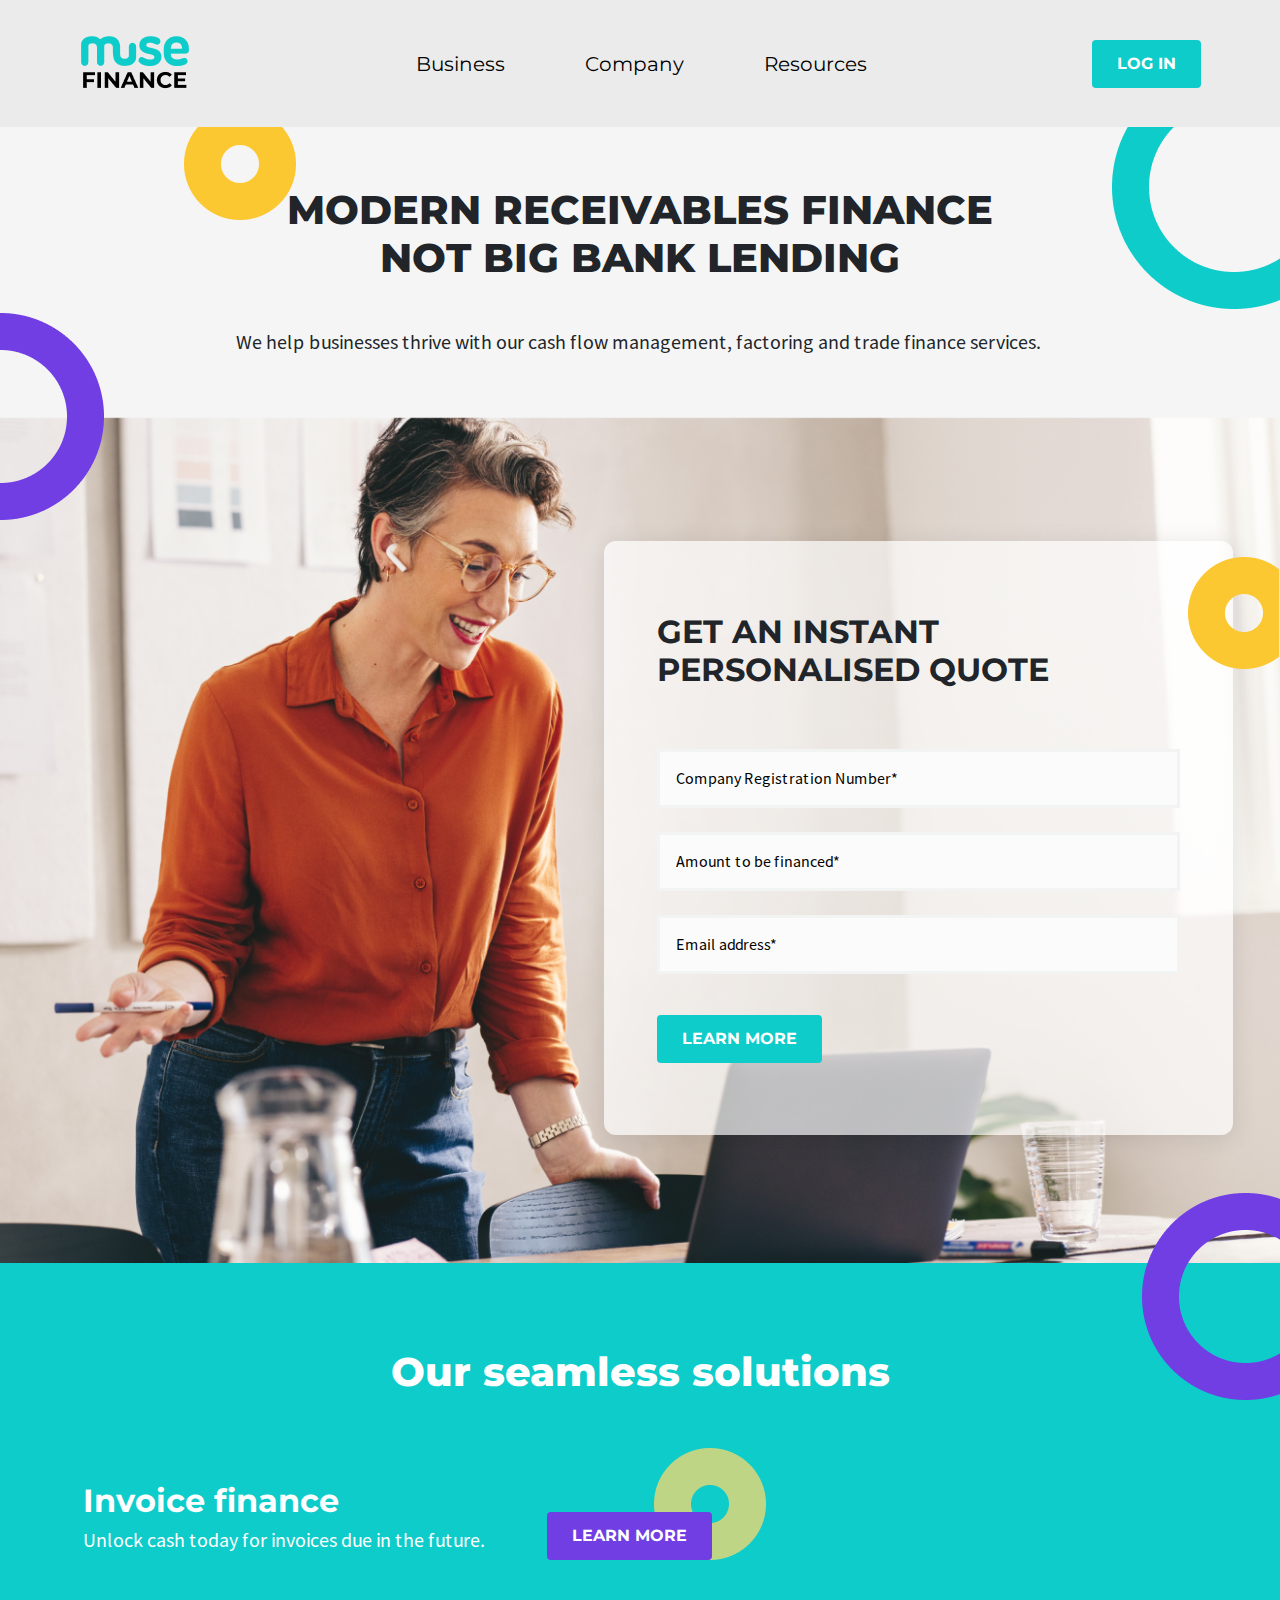
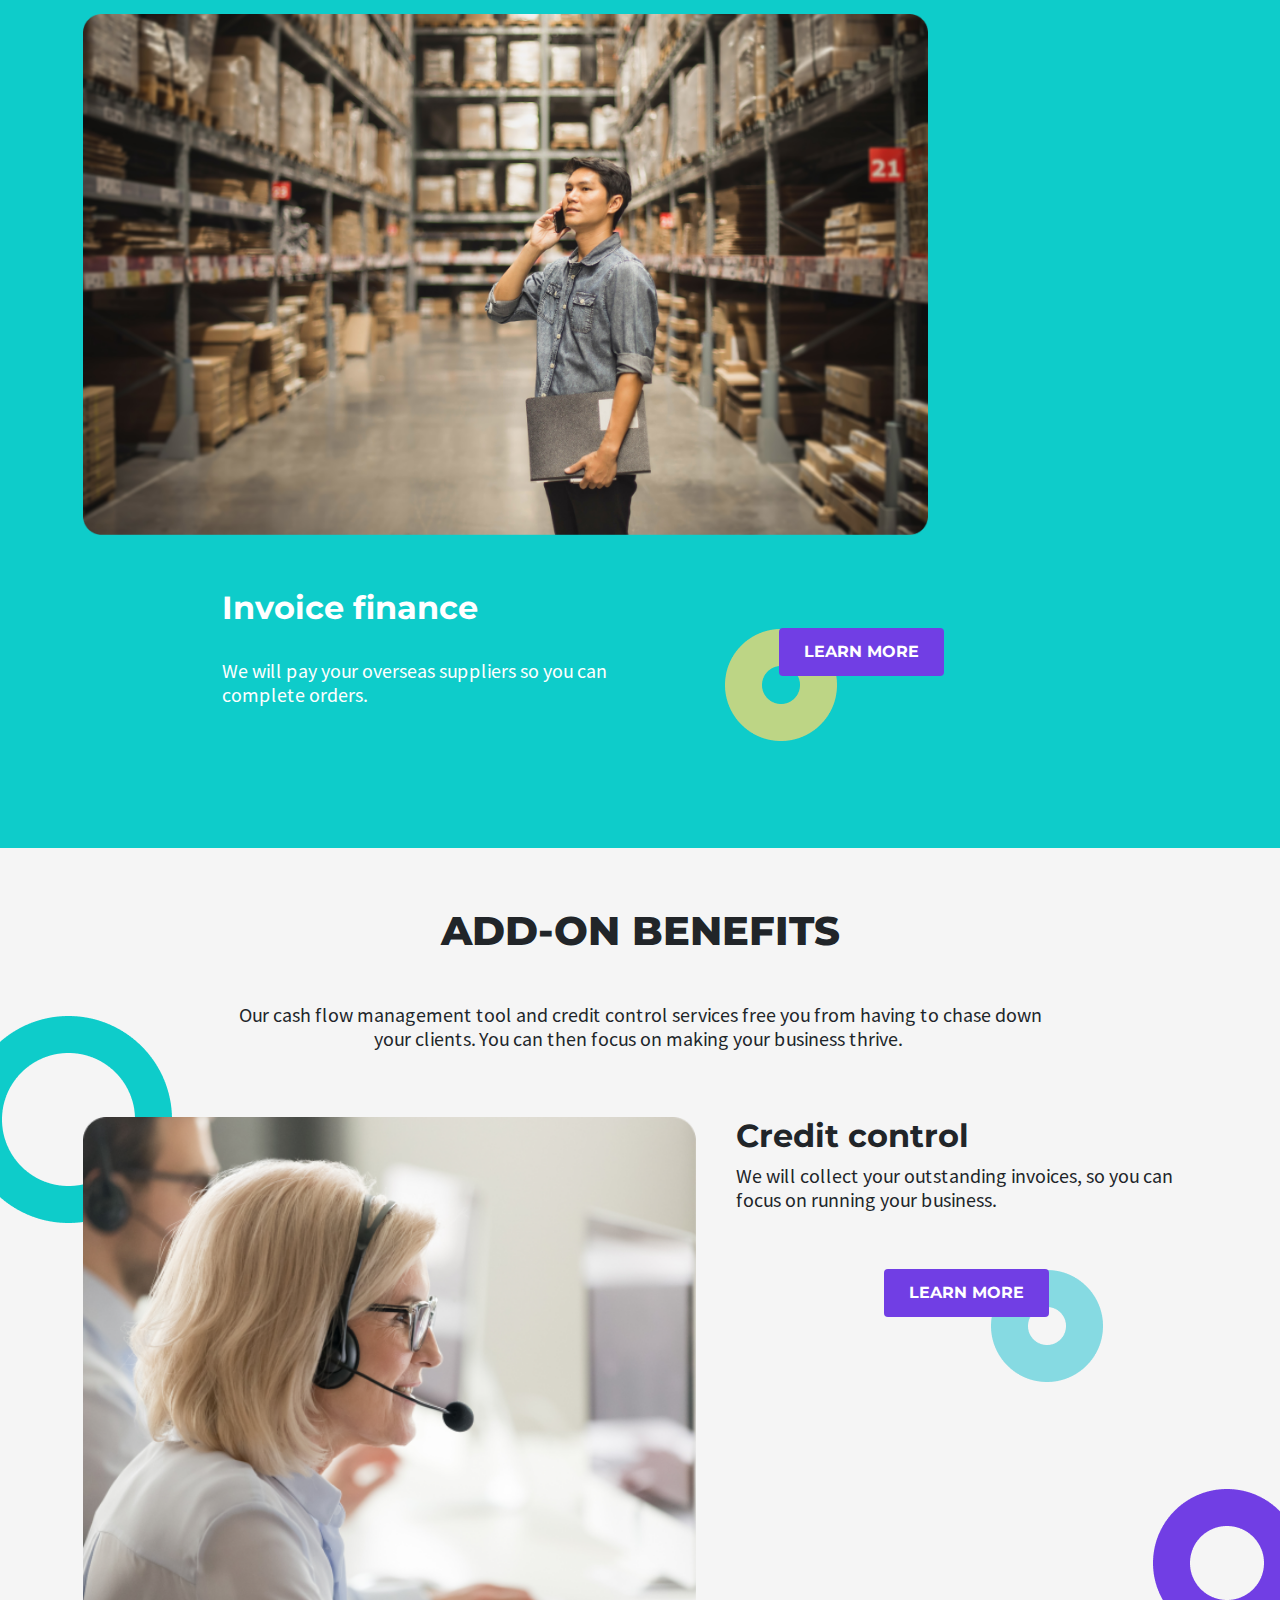
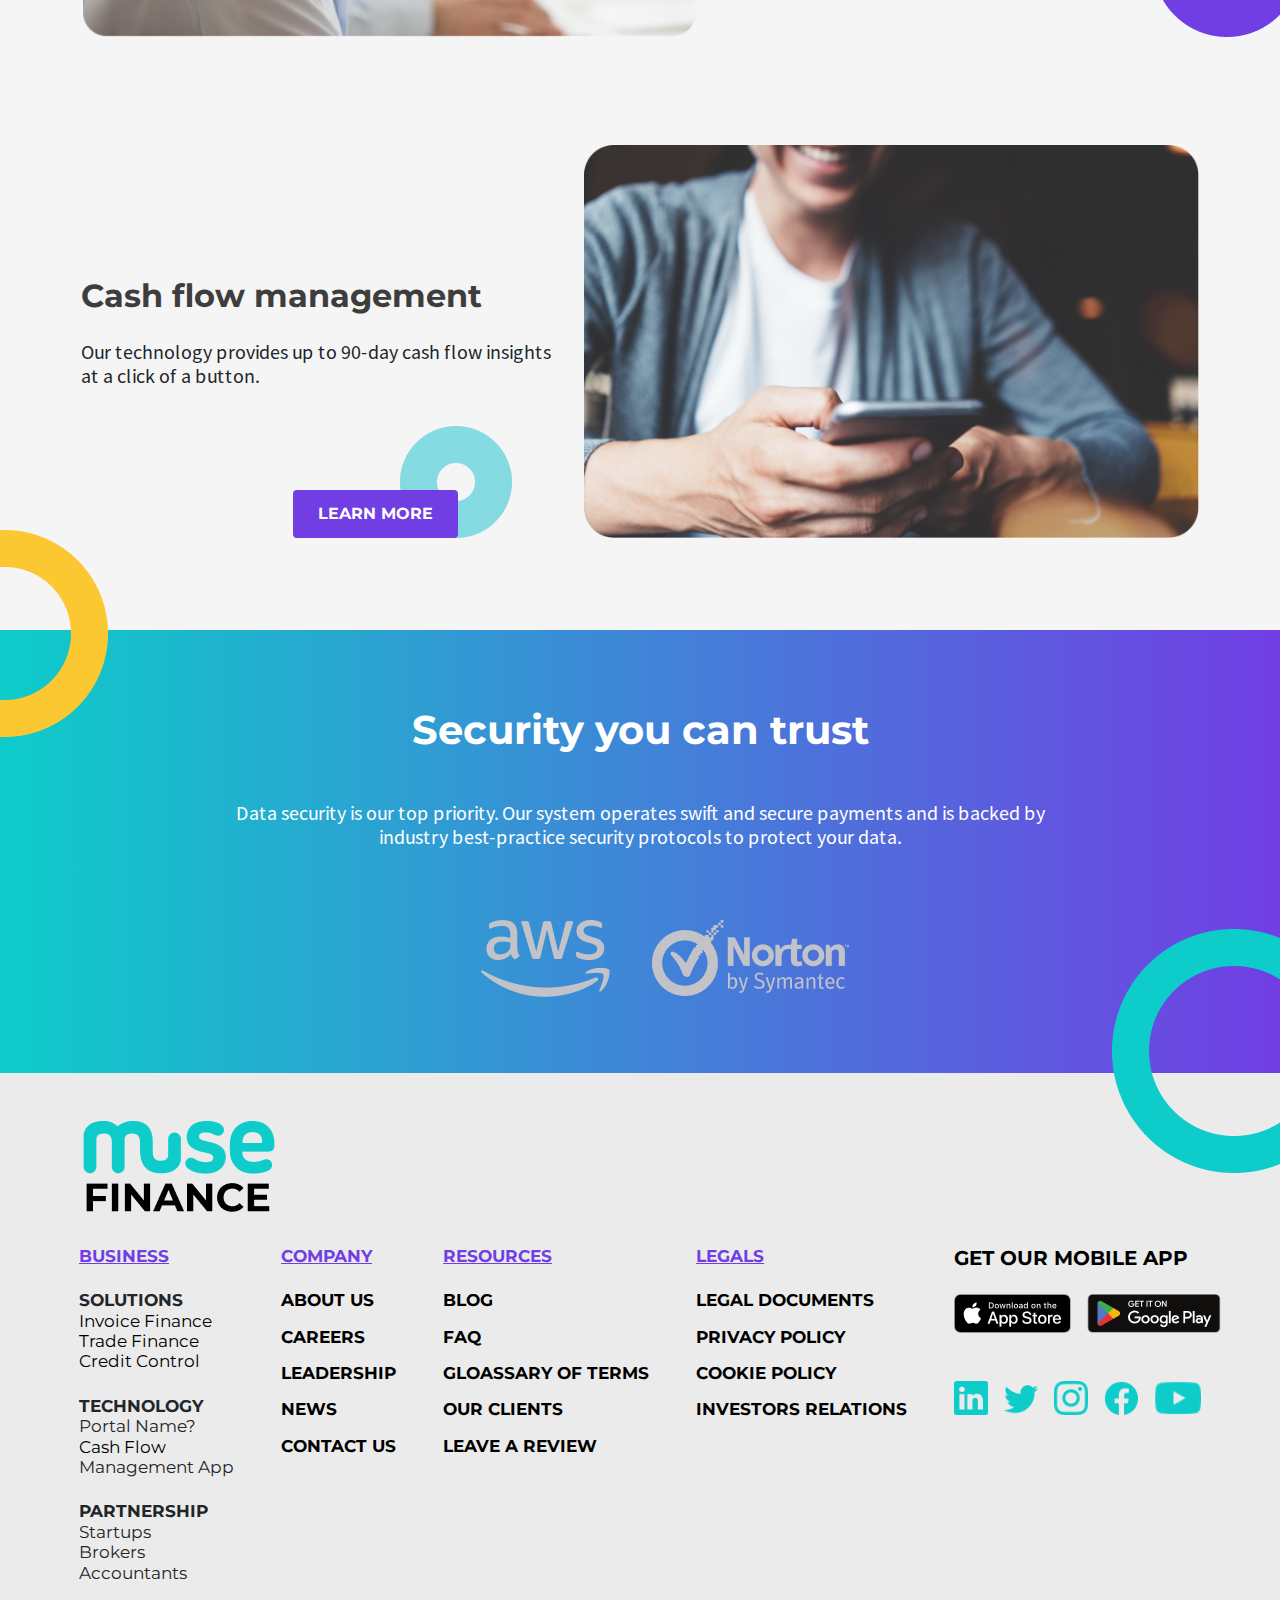
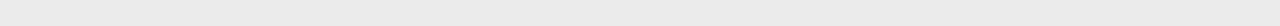
<file: index.html>
<!DOCTYPE html>
<html lang="en">

<head>
    <meta charset="UTF-8">
    <meta http-equiv="X-UA-Compatible" content="IE=edge">
    <meta name="viewport" content="width=device-width, initial-scale=1.0">
    <link rel="stylesheet" href="./assets/bootstrap/bootstrap.min.css">
    <link rel="stylesheet" href="./assets/css/global.css">
    <link rel="shortcut icon" href="./assets/images/logo.png" type="image/x-icon">
    <title>Home</title>
</head>

<body>
    <!-- Header -->
    <header class="header" id="navigation-menu">
        <nav class="navbar">
            <a href="/" class="nav-logo js-anchor-link">
                <img src="./assets/images/logo.png" alt="" srcset="">
            </a>
            <ul class="nav-menu p-0 mb-0">
                <li class="nav-item">
                    <a href="#navigation-menu" class="nav-link p-0 js-anchor-link">Business</a>
                </li>
                <li class="nav-item">
                    <a href="#myskillstext" class="nav-link p-0 js-anchor-link">Company</a>
                </li>
                <li class="nav-item">
                    <a href="#myservices" class="nav-link p-0 js-anchor-link">Resources</a>
                </li>
                <li class="nav-item d-lg-none d-md-block d-sm-block">
                    <button class="btn btn-custom text-white px-4 bg-0ECCCA bold py-2">LOG IN</button>
                </li>
            </ul>
            <div class="d-lg-block d-md-none d-none d-sm-none">
                <button class="btn bold btn-custom text-white px-4 bg-0ECCCA  py-2">LOG IN</button>
            </div>
            <div class="hamburger">
                <span class="bar"></span>
                <span class="bar"></span>
                <span class="bar"></span>
            </div>
        </nav>
    </header>
    <!-- Header -->

    <!-- Eclipse -->
    <div class="position-relative">
        <img src="./assets/images/after-header-eclipse.png" class="afterheadereclipse" alt="" srcset="">
    </div>
    <!-- Eclipse -->

    <!-- Section  -->
    <section class="home-section-1">
        <div>
            <h1 class="extraBold ttu mb-0 text-center m-auto position-relative">
                <img src="./assets/images/yellow-circle.png" class="h1-cirlce-yellow" alt="" srcset="">
                Modern receivables finance
                Not big bank lending
            </h1>
            <h5 class="mb-0 pt-5 text-center">
                We help businesses thrive with our cash flow management, factoring and trade finance services. 
            </h5>
        </div>
    </section>
    <!-- Section -->
    <!-- Section -->
    <section class="home-section-2 position-relative">
        <img src="./assets/images/purple.png" class="purple-eclipse" alt="" srcset="">
        <div class="home-section-2-inner ms-auto position-relative">
            <img src="./assets/images/yellow-half-circle-right.png" alt="" srcset="">
            <h2 class="bold ttu">Get an instant <br> personalised quote</h1>
                <form action="">
                    <div>
                        <input required placeholder="Company Registration Number*" type="text"
                            class="tt-input tt-input-height w-100 px-3 py-2" name="" id="">
                    </div>
                    <div class="pt-4">
                        <input required placeholder="Amount to be financed*" type="number"
                            class="tt-input tt-input-height w-100 px-3 py-2" name="" id="">
                    </div>
                    <div class="pt-4">
                        <input required placeholder="Email address*" type="email"
                            class="tt-input tt-input-height w-100 px-3 py-2" name="" id="">
                    </div>
                    <div>
                        <button type="button" data-bs-toggle="modal" href="#exampleModalToggle" role="button"
                            class="btn bg-0ECCCA btn-custom text-white px-4 py-2 ttu bold">LEARN
                            MORE</button>
                    </div>
                    <!-- MODAL -->

                    <div class="modal fade" id="exampleModalToggle" aria-hidden="true"
                        aria-labelledby="exampleModalToggleLabel" tabindex="-1">
                        <div class="modal-dialog modal-xl modal-dialog-centered">
                            <div class="modal-content flex-column modal-bg">
                                <!-- <div class="modal-header">
                                    <h5 class="modal-title" id="exampleModalToggleLabel">Modal 1</h5>
                                </div> -->
                                <div class="modal-body p-0">
                                    <h1 class="extraBold text-center text-000 mb-0">YOUR PERSONALISED QUOTE</h1>
                                    <div class="text-center pt-4">
                                        <img class="position-static" src="./assets/images/Subtract.png" alt=""
                                            srcset="">
                                    </div>
                                    <div class="modals-details d-flex justify-content-center">
                                        <div>
                                            <h2 class="extraBold text-000 ">Facility amount: <span
                                                    class=" extraBold text-blue">£200,000</span> </h2>
                                            <h2 class="extraBold text-000  pt-4">Minimum period: <span
                                                    class=" extraBold text-blue">12 MONTHS</span> </h2>
                                            <h2 class="extraBold text-000  pt-4">Prepayment percentage: <span
                                                    class=" extraBold text-blue"> 90%</span> </h2>
                                            <h2 class="extraBold text-000  pt-4">Bundled service fee:<span
                                                    class=" extraBold text-blue"> 2.95%</span> </h2>
                                            <p class="mb-0">
                                                Charged as a percentage of notified invoice value & bad debt protection
                                            </p>
                                            <div>
                                                <button type="button" class="btn btn-primary btn-purple medium ">ACCEPT
                                                    OFFER</button>
                                            </div>
                                        </div>
                                    </div>
                                </div>
                            </div>
                        </div>
                    </div>

                    <!-- MODAL -->
                </form>
        </div>
    </section>
    <!-- Section -->

    <!-- Section -->

    <section class="home-section-3 position-relative">
        <img src="./assets/images/right-purple.png" class="purple-eclipse-right" alt="" srcset="">
        <h1 class="extraBold text-white text-center mb-0">Our seamless solutions</h1>
        <div class="row w-100 invoice-finance-row align-items-end">
            <div class="col-lg-5">
                <h2 class=" text-white bold">Invoice finance</h2>
                <h5 class="text-white">Unlock cash today for invoices due in the future.</h5>
            </div>
            <div class="col-lg-5">
                <div>
                    <button type="button"
                        class="btn bg-713EE4 position-relative  btn-custom  text-white px-4 py-2 ttu bold">
                        <img class="btn-custom-eclipse" src="./assets/images/blue-yellow.png" alt="" srcset="">
                        LEARN MORE</button>
                </div>
            </div>
        </div>
        <div class="row w-100 home-section-3-row">
            <div class="seamless-solution-col">
                <img src="./assets/images/seamless-solution.png" class="seamless-solution w-100" alt="" srcset="">
            </div>
        </div>
        <div class="home-section-4-row">
            <div class="col-lg-9 m-auto p-0">
                <div class="row w-100 justify-content-between  align-items-center mb-5">
                    <div class="col-lg-7">
                        <h2 class=" text-white bold">Invoice finance</h2>
                        <h5 class="text-white pt-4">We will pay your overseas suppliers so you can complete orders.</h5>
                    </div>
                    <div class="col-lg-4">
                        <div>
                            <button type="button"
                                class="btn bg-713EE4 position-relative  btn-custom  text-white px-4 py-2 ttu bold">
                                <img class="btn-custom-eclipse" src="./assets/images/blue-yellow.png" alt="" srcset="">
                                LEARN MORE</button>
                        </div>
                    </div>
                </div>
            </div>
        </div>
    </section>
    <!-- Section -->
    <!-- Section  -->
    <section class="home-section-1">
        <div>
            <h1 class="extraBold ttu mb-0 text-center m-auto position-relative">
                Add-on benefits
            </h1>
            <h5 class="mb-0 pt-5 text-center home-benefits-p m-auto text-center">
                Our cash flow management tool and credit control services free you from having to chase down your
                clients. You can then focus on making your business thrive. 

            </h5>
        </div>
    </section>
    <!-- Section  -->

    <!-- Section -->
    <section class="home-section-4 position-relative">
        <div class="d-flex flex-wrap w-100 ">
            <div class="credit-control-left-col position-relative">
                <img src="./assets/images/credit-left-circle.png" class="credit-left-circle" alt="" srcset="">
                <img src="./assets/images/credit-control.png" class="credit-control-image" alt="" srcset="">
            </div>
            <div class="credit-control-right-col">
                <h2 class="bold">Credit control</h4>
                    <h5>
                        We will collect your outstanding invoices, so you can focus on running your business.
                    </h5>
                    <div class=" text-center">
                        <button type="button "
                            class="btn bg-713EE4  home-section-4-cc position-relative  btn-custom  text-white px-4 py-2 ttu bold">
                            <img class="btn-custom-eclipse" src="./assets/images/dim-light-blue.png" alt="" srcset="">
                            LEARN MORE</button>
                    </div>
            </div>
        </div>
        <img src="./assets/images/credit-control-home.png" class="credit-control-home" alt="" srcset="">
    </section>

    <!-- Section -->
    <!-- Section -->
    <section class="home-section-5">
        <div class="d-flex flex-wrap w-100 align-items-end">
            <div class="cash-flow-left-col">
                <div>
                    <h2 class="bold mb-0 pb-4 text-3D3D3D">Cash flow management</h2>
                    <h5 class="mt-0">
                        Our technology provides up to 90-day cash flow insights at a click of a button.
                    </h5>
                    <div class="text-lg-end text-center text-sm-center pe-lg-5 mt-3 me-lg-5">
                        <button type="button"
                            class="btn bg-713EE4 position-relative  btn-custom  text-white px-4 py-2 ttu bold">
                            <img class="btn-custom-eclipse" src="./assets/images/dim-light-blue.png" alt="" srcset="">
                            LEARN MORE</button>
                    </div>
                </div>
            </div>
            <div class="cash-flow-right-col position-relative">
                <img src="./assets/images/cash-flow.png" class="credit-control-image" alt="" srcset="">
            </div>
        </div>
    </section>

    <!-- Section -->


    <!-- Section -->

    <section class="home-last-sec position-relative">
        <img src="./assets/images/half-left-yellow.png" class="half-left-yellow" alt="" srcset="">
        <img src="./assets/images/after-header-eclipse.png" class="half-right-blue" alt="" srcset="">
        <h1 class="bold text-white text-center">Security you can trust</h1>
        <h5 class="mb-0 text-center  text-white m-auto">
            Data security is our top priority. Our system operates swift and secure payments and is backed by industry
            best-practice security protocols to protect your data.
        </h5>
        <div class="logos-home-last-sec justify-content-center row align-items-center">
            <div class="col-lg-2 col-md-3 col-sm-5 col-5 text-center"> <img src="./assets/images/aws-2 1.png" alt=""
                    srcset=""></div>
            <div class="col-lg-2 col-md-3 col-sm-5 col-5 text-center">
                <img src="./assets/images/norton-antivirus-logo 1.png" alt="" srcset="">
            </div>
        </div>
    </section>

    <!-- Section -->

    <!-- Footer -->
    <footer class="">
        <img src="./assets/images/footer-logo.png" class="footer-logo" alt="" srcset="">
        <div class="d-flex flex-wrap footer-row justify-content-between mt-4">
            <div class="footer-col">
                <h5 class="text-713EE4 regular mb-0 bold tdu">BUSINESS</h5>
                <div class="pt-4">
                    <h5 class=" mb-0 bold ">SOLUTIONS</h5>
                    <a  class="text-000" href="./invoice-finance.html" class="tdn">
                        <h5 class="regular mb-0">Invoice Finance</h5>
                    </a>
                    <a class="text-000" href="./tradefinace.html" class="tdn">
                        <h5 class="regular mb-0">Trade Finance</h5>
                    </a>
                    <a class="text-000" href="./credit-control.html" class="tdn">
                        <h5 class="regular mb-0">Credit Control</h5>
                    </a>
                </div>
                <div class="pt-4">
                    <h5  class=" mb-0 bold ">TECHNOLOGY</h5>
                    <h5 class="regular mb-0">Portal Name?</h5>
                    <a  class="text-000" href="./cashflow.html" class="tdn">
                        <h5 class="regular mb-0">Cash Flow</h5>
                    </a>
                    <h5 class="regular mb-0">Management App</h5>
                </div>
                <div class="pt-4">
                    <h5 class=" mb-0 bold ">PARTNERSHIP</h5>
                    <h5 class="regular mb-0">Startups</h5>
                    <h5 class="regular mb-0">Brokers</h5>
                    <h5 class="regular mb-0">Accountants</h5>
                </div>
            </div>
            <div class="footer-col">
                <h5 class="text-713EE4 regular mb-0 bold tdu">COMPANY</h5>
                <a href="./about.html" class="tdn">
                    <h5 class=" mb-0 bold text-000 pt-4 ">ABOUT US</h5>
                </a>
                <a href="./Careerdatabase.html" class="tdn">

                    <h5 class=" mb-0 bold text-000 pt-3 ">CAREERS</h5>
                </a>

                <h5 class=" mb-0 bold text-000 pt-3 ">LEADERSHIP</h5>
                <h5 class=" mb-0 bold text-000 pt-3 ">NEWS</h5>
                <a href="./contact-us.html" class="tdn">
                    <h5 class=" mb-0 bold text-000 pt-3 ">CONTACT US</h5>
                </a>
            </div>
            <div class="footer-col">
                <h5 class="text-713EE4 regular mb-0 bold tdu">RESOURCES</h5>
                <a href="./article.html" class="tdn">
                    <h5 class=" mb-0 bold text-000 pt-4 ">BLOG</h5>
                </a>
                <h5 class=" mb-0 bold text-000 pt-3 ">FAQ</h5>
                <h5 class=" mb-0 bold text-000 pt-3 ">GLOASSARY OF TERMS</h5>
                <h5 class=" mb-0 bold text-000 pt-3 ">OUR CLIENTS</h5>
                <h5 class=" mb-0 bold text-000 pt-3 ">LEAVE A REVIEW </h5>
            </div>
            <div class="footer-col">
                <h5 class="text-713EE4 regular mb-0 bold tdu">LEGALS</h5>
                <h5 class=" mb-0 bold text-000 pt-4 ">LEGAL DOCUMENTS</h5>
                <h5 class=" mb-0 bold text-000 pt-3 ">PRIVACY POLICY</h5>
                <h5 class=" mb-0 bold text-000 pt-3 ">COOKIE POLICY</h5>
                <a href="./investor-relation.html" class="tdn">

                    <h5 class=" mb-0 bold text-000 pt-3 ">INVESTORS RELATIONS</h5>
                </a>

            </div>
            <!-- <div class="footer-col">
                <h5 class="text-713EE4 regular mb-0 bold tdu">LEGALS</h5>
                <h5 class=" mb-0 bold text-000 pt-4 ">LEGAL DOCUMENTS</h5>
                <h5 class=" mb-0 bold text-000 pt-3 ">PRIVACY POLICY</h5>
                <h5 class=" mb-0 bold text-000 pt-3 ">COOKIE POLICY</h5>
            </div> -->
            <div class="footer-col-last">
                <h5 class=" mb-0 bold text-000">GET OUR MOBILE APP</h5>
                <div class="d-flex pt-4">
                    <img src="./assets/images/appstore.png" alt="" srcset="">
                    <img class="ps-3" src="./assets/images/googleplay.png" alt="" srcset="">
                </div>
                <div class="pt-5 d-flex">
                    <img src="./assets/images/linkedin.png" alt="" height="34" srcset="">
                    <img src="./assets/images/twitter.png" class="ps-3" alt="" height="34" srcset="">
                    <img src="./assets/images/instagram.png" class="ps-3" alt="" height="34" srcset="">
                    <img src="./assets/images/facebook.png" class="ps-3" alt="" height="34" srcset="">
                    <img src="./assets/images/youtube.png" class="ps-3" alt="" height="34" srcset="">
                </div>

            </div>
        </div>
    </footer>
    <!-- Footer -->

</body>
<script src="./assets/bootstrap/bootstrap.bundle.min.js"></script>
<script src="./assets/js/global.js"></script>

</html>
</file>
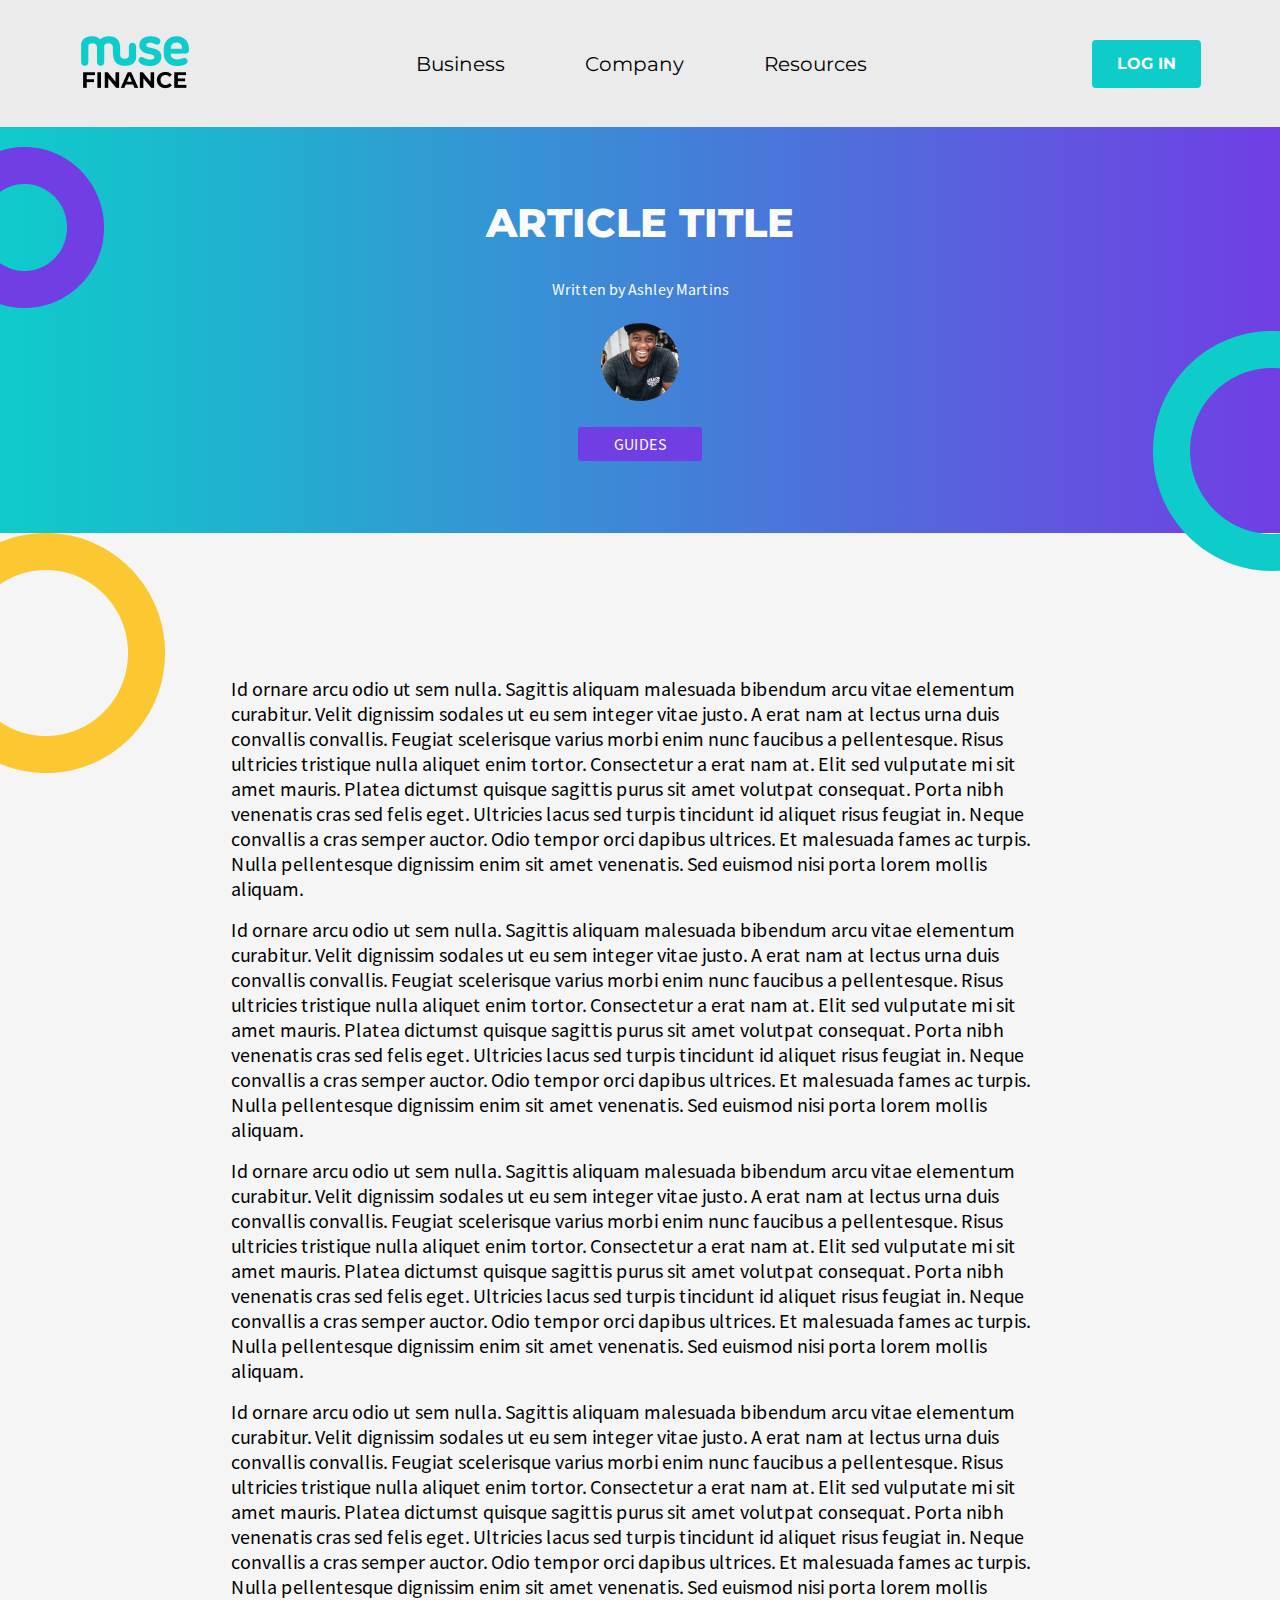
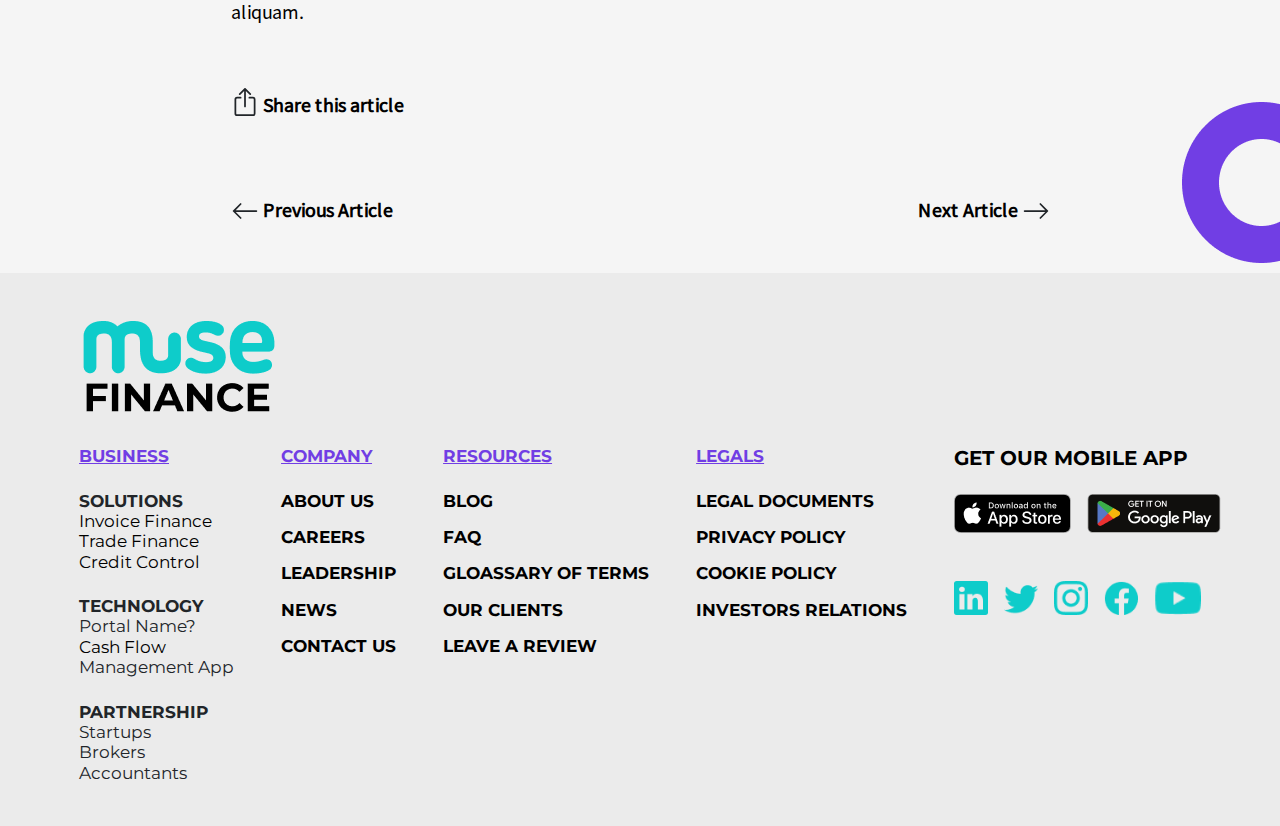
<file: article-details.html>
<!DOCTYPE html>
<html lang="en">

<head>
    <meta charset="UTF-8">
    <meta http-equiv="X-UA-Compatible" content="IE=edge">
    <meta name="viewport" content="width=device-width, initial-scale=1.0">
    <link rel="stylesheet" href="./assets/bootstrap/bootstrap.min.css">
    <link rel="stylesheet" href="./assets/css/global.css">
    <link rel="shortcut icon" href="./assets/images/logo.png" type="image/x-icon">
    <title>Blog Details</title>
</head>
<style>
    .article-banner {
        padding: 72px 0px;
        background: linear-gradient(90deg, #0ECCCA 0%, #713EE4 100%);
       
    }

    .article-left-circle {
       
        left: 0;
        top: 20px;
    }

    .color {
        color: #FBFBFB;
    }

    .article-paragraph {
        padding: 22px 0px;
    }

    .article-banner-btn button {
        background-color: #713EE4;
        border: #713EE4;
        border-radius: 3.42857px;
        color: #FBFBFB;
        padding: 5px 36px;
        margin-top: 26px;
    }

    .article-right-circle {
   
        right: 0;
        bottom: -38px;
    }

    /* Article Banner  */
    /* Article Paragraphs */

    .article-paragraphs {
        max-width: 851px;
        padding-top: 143px;
    }

    .article-para1 {
        font-weight: 400;
        font-size: 20px;
        line-height: 25px;
        color: #000000;
    }

    .article-left-yellow-circle img {
      
        bottom: 361px;
        left: 0;
    }

    .article-right-p-circle img {
      
        right: 0px;
        bottom: -38px;
    }

    .article-text1 {
        font-weight: 700;
        font-size: 20px;
        line-height: 25px;
        color: #000000;
    }

    .article-icon {
        padding-top: 76px;
    }
    .article-left-yellow-circle{
        z-index: -1;
    }

    /* Tab view  */
    @media only screen and (max-width: 992px) {
        .nav-menu {
            display: block;
            position: fixed;
            left: -100%;
            top: 5rem;
            flex-direction: column;
            background: #EBEBEB;
            width: 100%;
            border-radius: 10px;
            text-align: center;
            transition: 0.3s;
            box-shadow: 0 10px 27px rgba(0, 0, 0, 0.05);
        }

        .nav-menu.active {
            left: 0%;
        }

        .nav-item {
            margin: 2.5rem 0;
        }

        .hamburger {
            display: block;
            cursor: pointer;
        }

        .hamburger.active .bar:nth-child(2) {
            opacity: 0;
        }

        .hamburger.active .bar:nth-child(1) {
            transform: translateY(8px) rotate(45deg);
        }

        .hamburger.active .bar:nth-child(3) {
            transform: translateY(-8px) rotate(-45deg);
        }




        .article-left-circle img {
            height: 90px;
        }

        .article-left-circle {
          
            top: 12px;
        }

        .article-right-circle {
          
            bottom: -26px;
        }

        .article-right-circle img {
            height: 160px;
        }

        .article-right-p-circle img {
            height: 110px;
            z-index: -1;
        }

        .article-left-yellow-circle img {
            height: 160px;
            z-index: -1;
        }
    }

    /* Mobile View  */
    @media only screen and (max-width: 768px) {
        .footer-col {
            max-width: 49%;
            flex: 0 0 49%;
        }

        .footer-col {
            margin-bottom: 20px;
        }

        .footer-logo {
            width: 150px;
        }

        .footer-col-last {
            max-width: 100%;
            flex: 0 0 100%;
        }



        .article-left-circle {
            top: 8px;
          
        }

        .article-left-circle img {
            height: 78px;
        }

        .article-right-circle {
          
            bottom: -20px;
        }

        .article-right-circle img {
            height: 115px;
        }

        .article-right-p-circle img {
            height: 75px;
            z-index: -1;
        }

        .article-left-yellow-circle img {
            height: 90px;
            z-index: -1;
        }

        .article-paragraphs {
            padding-top: 33px;
        }

        .article-banner {
            padding: 35px 0px;
        }

        .article-paragraph {
            padding: 10px 0px;
        }

        .btn button {
            margin-top: 3px;
        }
  
    }
    @media only screen and (max-width: 500px) {
        .article-para1 {
            font-size: 16px;
        }
        .article-text1 {
            font-size: 16px;
        }
    }
</style>

<body>
    <!-- Header -->
    <header class="header" id="navigation-menu">
        <nav class="navbar">
            <a href="/" class="nav-logo js-anchor-link">
                <img src="./assets/images/logo.png" alt="" srcset="">
            </a>
            <ul class="nav-menu p-0 mb-0">
                <li class="nav-item">
                    <a href="#navigation-menu" class="nav-link p-0 js-anchor-link">Business</a>
                </li>
                <li class="nav-item">
                    <a href="#myskillstext" class="nav-link p-0 js-anchor-link">Company</a>
                </li>
                <li class="nav-item">
                    <a href="#myservices" class="nav-link p-0 js-anchor-link">Resources</a>
                </li>
                <li class="nav-item d-lg-none d-md-block d-sm-block">
                    <button class="btn btn-custom text-white px-4 bg-0ECCCA bold py-2">LOG IN</button>
                </li>
            </ul>
            <div class="d-lg-block d-md-none d-none d-sm-none">
                <button class="btn bold btn-custom text-white px-4 bg-0ECCCA  py-2">LOG IN</button>
            </div>
            <div class="hamburger">
                <span class="bar"></span>
                <span class="bar"></span>
                <span class="bar"></span>
            </div>
        </nav>
    </header>
    <!-- Header -->
    <!-- Article Banner  -->
    <section class="article-banner color text-center position-relative">
        <div class="article-left-circle position-absolute">
            <img src="/assets/images/Ellipse 1.png" alt="">
        </div>
        <h1 class="extraBold">ARTICLE TITLE</h1>
        <div class="article-paragraph">Written by Ashley Martins </div>
        <div class="article-round">
            <img src="/assets/images/image_2023_06_02T11_02_06_715Z.png" alt="">
        </div>
        <div class="article-banner-btn">
            <button>GUIDES</button>
        </div>
        <div class="article-right-circle position-absolute">
            <img src="/assets/images/Ellipse 2.png" alt="">
        </div>
    </section>
    <!-- Article Banner -->
    <!-- Article Paragraphs -->
    <section class="position-relative">
        <div class="article-left-yellow-circle position-absolute">
            <img src="/assets/images/Ellipse 2 (1).png" alt="">
        </div>
        <div class="article-paragraphs m-auto px-3">

            <p class="article-para1">
                Id ornare arcu odio ut sem nulla. Sagittis aliquam malesuada bibendum arcu vitae elementum curabitur.
                Velit
                dignissim sodales ut eu sem integer vitae justo. A erat nam at lectus urna duis convallis convallis.
                Feugiat
                scelerisque varius morbi enim nunc faucibus a pellentesque. Risus ultricies tristique nulla aliquet enim
                tortor.
                Consectetur a erat nam at. Elit sed vulputate mi sit amet mauris. Platea dictumst quisque sagittis purus
                sit
                amet
                volutpat consequat. Porta nibh venenatis cras sed felis eget. Ultricies lacus sed turpis tincidunt id
                aliquet
                risus feugiat in. Neque convallis a cras semper auctor. Odio tempor orci dapibus ultrices. Et malesuada
                fames ac
                turpis. Nulla pellentesque dignissim enim sit amet venenatis. Sed euismod nisi porta lorem mollis
                aliquam.</p>
            <p class="article-para1">
                Id ornare arcu odio ut sem nulla. Sagittis aliquam malesuada bibendum arcu vitae elementum curabitur.
                Velit
                dignissim sodales ut eu sem integer vitae justo. A erat nam at lectus urna duis convallis convallis.
                Feugiat
                scelerisque varius morbi enim nunc faucibus a pellentesque. Risus ultricies tristique nulla aliquet enim
                tortor.
                Consectetur a erat nam at. Elit sed vulputate mi sit amet mauris. Platea dictumst quisque sagittis purus
                sit
                amet
                volutpat consequat. Porta nibh venenatis cras sed felis eget. Ultricies lacus sed turpis tincidunt id
                aliquet
                risus feugiat in. Neque convallis a cras semper auctor. Odio tempor orci dapibus ultrices. Et malesuada
                fames ac
                turpis. Nulla pellentesque dignissim enim sit amet venenatis. Sed euismod nisi porta lorem mollis
                aliquam.</p>
            <p class="article-para1">
                Id ornare arcu odio ut sem nulla. Sagittis aliquam malesuada bibendum arcu vitae elementum curabitur.
                Velit
                dignissim sodales ut eu sem integer vitae justo. A erat nam at lectus urna duis convallis convallis.
                Feugiat
                scelerisque varius morbi enim nunc faucibus a pellentesque. Risus ultricies tristique nulla aliquet enim
                tortor.
                Consectetur a erat nam at. Elit sed vulputate mi sit amet mauris. Platea dictumst quisque sagittis purus
                sit
                amet
                volutpat consequat. Porta nibh venenatis cras sed felis eget. Ultricies lacus sed turpis tincidunt id
                aliquet
                risus feugiat in. Neque convallis a cras semper auctor. Odio tempor orci dapibus ultrices. Et malesuada
                fames ac
                turpis. Nulla pellentesque dignissim enim sit amet venenatis. Sed euismod nisi porta lorem mollis
                aliquam.</p>
            <p class="article-para1 pb-5">
                Id ornare arcu odio ut sem nulla. Sagittis aliquam malesuada bibendum arcu vitae elementum curabitur.
                Velit
                dignissim sodales ut eu sem integer vitae justo. A erat nam at lectus urna duis convallis convallis.
                Feugiat
                scelerisque varius morbi enim nunc faucibus a pellentesque. Risus ultricies tristique nulla aliquet enim
                tortor.
                Consectetur a erat nam at. Elit sed vulputate mi sit amet mauris. Platea dictumst quisque sagittis purus
                sit
                amet
                volutpat consequat. Porta nibh venenatis cras sed felis eget. Ultricies lacus sed turpis tincidunt id
                aliquet
                risus feugiat in. Neque convallis a cras semper auctor. Odio tempor orci dapibus ultrices. Et malesuada
                fames ac
                turpis. Nulla pellentesque dignissim enim sit amet venenatis. Sed euismod nisi porta lorem mollis
                aliquam.
            </p>
            <div class="article-right-p-circle">
                <img class="position-absolute" src="/assets/images/Ellipse 3.png" alt="">
            </div>
            <div class="d-flex cp">
                <span><svg xmlns="http://www.w3.org/2000/svg" width="28" height="28" fill="#212529"
                        class="bi bi-box-arrow-up" viewBox="0 0 16 16">
                        <path fill-rule="evenodd"
                            d="M3.5 6a.5.5 0 0 0-.5.5v8a.5.5 0 0 0 .5.5h9a.5.5 0 0 0 .5-.5v-8a.5.5 0 0 0-.5-.5h-2a.5.5 0 0 1 0-1h2A1.5 1.5 0 0 1 14 6.5v8a1.5 1.5 0 0 1-1.5 1.5h-9A1.5 1.5 0 0 1 2 14.5v-8A1.5 1.5 0 0 1 3.5 5h2a.5.5 0 0 1 0 1h-2z" />
                        <path fill-rule="evenodd"
                            d="M7.646.146a.5.5 0 0 1 .708 0l3 3a.5.5 0 0 1-.708.708L8.5 1.707V10.5a.5.5 0 0 1-1 0V1.707L5.354 3.854a.5.5 0 1 1-.708-.708l3-3z" />
                    </svg></span>
                <div class="article-text1 m-1">Share this article</div>
            </div>
            <div class="article-icon mb-5 d-flex justify-content-between">
                <!-- left arrow  -->
                <div class="article-left-arrow d-flex cp">
                    <span><svg xmlns="http://www.w3.org/2000/svg" width="28" height="28" fill="#212529"
                            class="bi bi-arrow-left" viewBox="0 0 16 16">
                            <path fill-rule="evenodd"
                                d="M15 8a.5.5 0 0 0-.5-.5H2.707l3.147-3.146a.5.5 0 1 0-.708-.708l-4 4a.5.5 0 0 0 0 .708l4 4a.5.5 0 0 0 .708-.708L2.707 8.5H14.5A.5.5 0 0 0 15 8z" />
                        </svg></span>
                    <div class="article-text1 ms-1">Previous Article</div>
                </div>
                <!-- right arrow  -->
                <div class="article-right-arrow d-flex cp">
                    <div class="article-text1 me-1">Next Article</div>
                    <span><svg xmlns="http://www.w3.org/2000/svg" width="28" height="28" fill="#212529"
                            class="bi bi-arrow-right" viewBox="0 0 16 16">
                            <path fill-rule="evenodd"
                                d="M1 8a.5.5 0 0 1 .5-.5h11.793l-3.147-3.146a.5.5 0 0 1 .708-.708l4 4a.5.5 0 0 1 0 .708l-4 4a.5.5 0 0 1-.708-.708L13.293 8.5H1.5A.5.5 0 0 1 1 8z" />
                        </svg></span>
                </div>
            </div>
        </div>
    </section>
    <!-- Article Paragraphs -->

    <!-- Footer -->
    <footer class="">
        <img src="./assets/images/footer-logo.png" class="footer-logo" alt="" srcset="">
        <div class="d-flex flex-wrap footer-row justify-content-between mt-4">
            <div class="footer-col">
                <h5 class="text-713EE4 regular mb-0 bold tdu">BUSINESS</h5>
                <div class="pt-4">
                    <h5 class=" mb-0 bold ">SOLUTIONS</h5>
                    <a  class="text-000" href="./invoice-finance.html" class="tdn">
                        <h5 class="regular mb-0">Invoice Finance</h5>
                    </a>
                    <a class="text-000" href="./tradefinace.html" class="tdn">
                        <h5 class="regular mb-0">Trade Finance</h5>
                    </a>
                    <a class="text-000" href="./credit-control.html" class="tdn">
                        <h5 class="regular mb-0">Credit Control</h5>
                    </a>
                </div>
                <div class="pt-4">
                    <h5  class=" mb-0 bold ">TECHNOLOGY</h5>
                    <h5 class="regular mb-0">Portal Name?</h5>
                    <a  class="text-000" href="./cashflow.html" class="tdn">
                        <h5 class="regular mb-0">Cash Flow</h5>
                    </a>
                    <h5 class="regular mb-0">Management App</h5>
                </div>
                <div class="pt-4">
                    <h5 class=" mb-0 bold ">PARTNERSHIP</h5>
                    <h5 class="regular mb-0">Startups</h5>
                    <h5 class="regular mb-0">Brokers</h5>
                    <h5 class="regular mb-0">Accountants</h5>
                </div>
            </div>
            <div class="footer-col">
                <h5 class="text-713EE4 regular mb-0 bold tdu">COMPANY</h5>
                <a href="./about.html" class="tdn">
                    <h5 class=" mb-0 bold text-000 pt-4 ">ABOUT US</h5>
                </a>
                <a href="./Careerdatabase.html" class="tdn">

                    <h5 class=" mb-0 bold text-000 pt-3 ">CAREERS</h5>
                </a>

                <h5 class=" mb-0 bold text-000 pt-3 ">LEADERSHIP</h5>
                <h5 class=" mb-0 bold text-000 pt-3 ">NEWS</h5>
                <a href="./contact-us.html" class="tdn">
                    <h5 class=" mb-0 bold text-000 pt-3 ">CONTACT US</h5>
                </a>
            </div>
            <div class="footer-col">
                <h5 class="text-713EE4 regular mb-0 bold tdu">RESOURCES</h5>
                <a href="./article.html" class="tdn">
                    <h5 class=" mb-0 bold text-000 pt-4 ">BLOG</h5>
                </a>
                <h5 class=" mb-0 bold text-000 pt-3 ">FAQ</h5>
                <h5 class=" mb-0 bold text-000 pt-3 ">GLOASSARY OF TERMS</h5>
                <h5 class=" mb-0 bold text-000 pt-3 ">OUR CLIENTS</h5>
                <h5 class=" mb-0 bold text-000 pt-3 ">LEAVE A REVIEW </h5>
            </div>
            <div class="footer-col">
                <h5 class="text-713EE4 regular mb-0 bold tdu">LEGALS</h5>
                <h5 class=" mb-0 bold text-000 pt-4 ">LEGAL DOCUMENTS</h5>
                <h5 class=" mb-0 bold text-000 pt-3 ">PRIVACY POLICY</h5>
                <h5 class=" mb-0 bold text-000 pt-3 ">COOKIE POLICY</h5>
                <a href="./investor-relation.html" class="tdn">

                    <h5 class=" mb-0 bold text-000 pt-3 ">INVESTORS RELATIONS</h5>
                </a>

            </div>
            <!-- <div class="footer-col">
                <h5 class="text-713EE4 regular mb-0 bold tdu">LEGALS</h5>
                <h5 class=" mb-0 bold text-000 pt-4 ">LEGAL DOCUMENTS</h5>
                <h5 class=" mb-0 bold text-000 pt-3 ">PRIVACY POLICY</h5>
                <h5 class=" mb-0 bold text-000 pt-3 ">COOKIE POLICY</h5>
            </div> -->
            <div class="footer-col-last">
                <h5 class=" mb-0 bold text-000">GET OUR MOBILE APP</h5>
                <div class="d-flex pt-4">
                    <img src="./assets/images/appstore.png" alt="" srcset="">
                    <img class="ps-3" src="./assets/images/googleplay.png" alt="" srcset="">
                </div>
                <div class="pt-5 d-flex">
                    <img src="./assets/images/linkedin.png" alt="" height="34" srcset="">
                    <img src="./assets/images/twitter.png" class="ps-3" alt="" height="34" srcset="">
                    <img src="./assets/images/instagram.png" class="ps-3" alt="" height="34" srcset="">
                    <img src="./assets/images/facebook.png" class="ps-3" alt="" height="34" srcset="">
                    <img src="./assets/images/youtube.png" class="ps-3" alt="" height="34" srcset="">
                </div>

            </div>
        </div>
    </footer>
    <!-- Footer -->

</body>
<script src="./assets/bootstrap/bootstrap.bundle.min.js"></script>
<script src="./assets/js/global.js"></script>

</html>
</file>
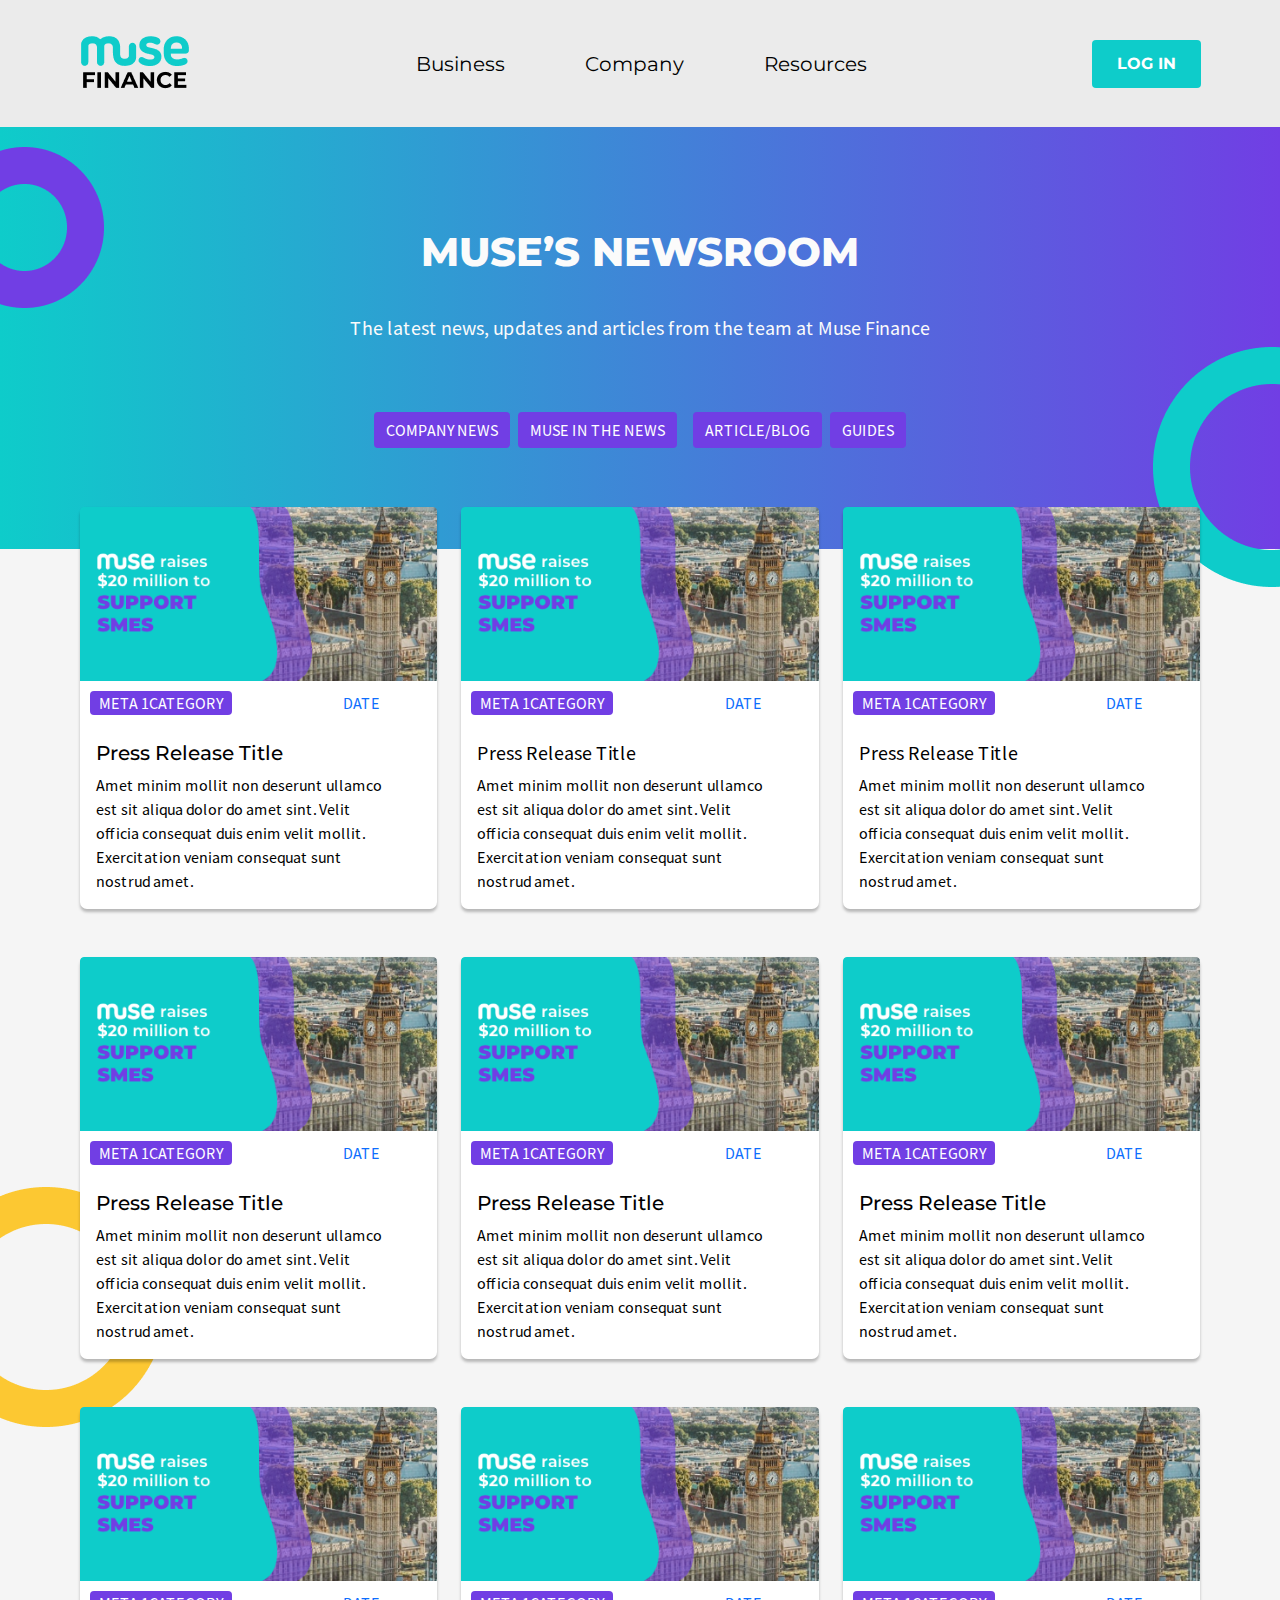
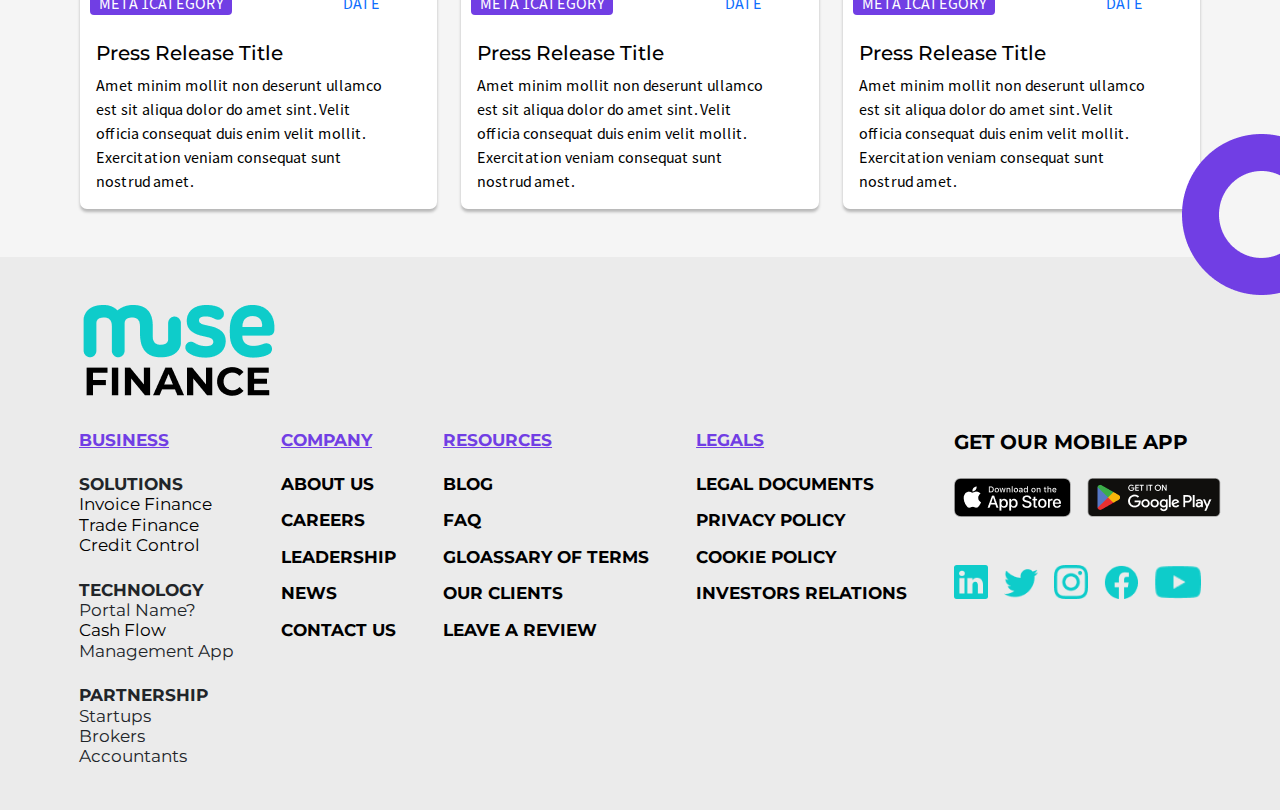
<file: article.html>
<!DOCTYPE html>
<html lang="en">

<head>
    <meta charset="UTF-8">
    <meta http-equiv="X-UA-Compatible" content="IE=edge">
    <meta name="viewport" content="width=device-width, initial-scale=1.0">
    <link rel="stylesheet" href="./assets/bootstrap/bootstrap.min.css">
    <link rel="stylesheet" href="./assets/css/global.css">
    <link rel="shortcut icon" href="./assets/images/logo.png" type="image/x-icon">
    <title>Blog</title>
</head>

<body>
    <!-- Header -->
    <header class="header" id="navigation-menu">
        <nav class="navbar">
            <a href="/" class="nav-logo js-anchor-link">
                <img src="./assets/images/logo.png" alt="" srcset="">
            </a>
            <ul class="nav-menu p-0 mb-0">
                <li class="nav-item">
                    <a href="#navigation-menu" class="nav-link p-0 js-anchor-link">Business</a>
                </li>
                <li class="nav-item">
                    <a href="#myskillstext" class="nav-link p-0 js-anchor-link">Company</a>
                </li>
                <li class="nav-item">
                    <a href="#myservices" class="nav-link p-0 js-anchor-link">Resources</a>
                </li>
                <li class="nav-item d-lg-none d-md-block d-sm-block">
                    <button class="btn btn-custom text-white px-4 bg-0ECCCA bold py-2">LOG IN</button>
                </li>
            </ul>
            <div class="d-lg-block d-md-none d-none d-sm-none">
                <button class="btn bold btn-custom text-white px-4 bg-0ECCCA  py-2">LOG IN</button>
            </div>
            <div class="hamburger">
                <span class="bar"></span>
                <span class="bar"></span>
                <span class="bar"></span>
            </div>
        </nav>
    </header>
    <!-- Header -->
    <!-- News Banner -->
    <section class="news-banner color text-center">
        <div class="news-left-circle">
            <img src="/assets/images/artile-image-purple.png" alt="">
        </div>
        <h1 class="extraBold">muse’s newsroom</h1>
        <div class="paragraph">The latest news, updates and articles from the team at Muse Finance</div>
        <div
            class="buttons-group d-flex align-items-center flex-wrap justify-content-lg-center justify-content-md-center  justify-content-sm-start justify-content-start">
            <button type="button" class="btn btn-primary purple  mb-lg-0 mb-sm-3 mb-3">COMPANY NEWS</button>
            <button type="button" class="btn btn-primary purple ms-2 mb-lg-0 mb-sm-2 mb-3">MUSE IN THE NEWS</button>
            <button type="button"
                class="btn btn-primary purple ms-2 ms-lg-3 ms-md-3 ms-sm-2 mb-lg-0 mb-sm-2 mb-3">ARTICLE/BLOG</button>
            <button type="button" class="btn btn-primary purple ms-2 mb-lg-0 mb-sm-2 mb-3">GUIDES</button>
        </div>
        <div class="news-right-circle">
            <img src="/assets/images/article-page-blue-left.png" alt="">
        </div>
    </section>
    <!-- News Banner -->
    <!-- News Cards1 -->
    <section class="news-card">
        <div class="row row-cols-1 row-cols-md-3 ">
            <!-- 1st news card -->
            <div class="col col-lg-4 col-md-6 mb-lg-5 mb-md-3 mb-sm-3 mb-3">
                <div class="card blod-card">
                    <a href="./article-details.html">
                        <img src="/assets/images/Rectangle 238.png" class="card-img-top " alt="...">
                        <div class="d-flex justify-content-between">
                            <div class="card-button">
                                <button type="button" class="btn btn-primary purple">META 1CATEGORY </button>
                            </div>
                            <div class="date">DATE</div>
                        </div>
                        <div class="card-body">
                            <h4 class="card-title medium">Press Release Title</h4>
                            <p class="card-text">Amet minim mollit non deserunt ullamco est sit aliqua dolor do amet
                                sint.
                                Velit officia consequat duis enim velit mollit. Exercitation veniam consequat sunt
                                nostrud
                                amet.</p>
                        </div>
                    </a>

                </div>
            </div>
            <!-- 2nd news card  -->
            <div class="col col-lg-4 col-md-6 mb-lg-5 mb-md-3 mb-sm-3 mb-3">
                <div class="card blod-card ">
                    <a href="./article-details.html">

                    <img src="/assets/images/Rectangle 238.png" class="card-img-top" alt="...">
                    <div class="d-flex justify-content-between">
                        <div class="card-button">
                            <button type="button" class="btn btn-primary purple">META 1CATEGORY </button>
                        </div>
                        <div class="date">DATE</div>
                    </div>
                    <div class="card-body">
                        <h4 class="card-title">Press Release Title</h4>
                        <p class="card-text">Amet minim mollit non deserunt ullamco est sit aliqua dolor do amet sint.
                            Velit officia consequat duis enim velit mollit. Exercitation veniam consequat sunt nostrud
                            amet.</p>
                    </div>
                    </a>
                </div>
            </div>
            <!-- 3rd news card -->
            <div class="col col-lg-4 col-md-6 mb-lg-5 mb-md-3 mb-sm-3 mb-3">
                <div class="card blod-card ">
                    <a href="./article-details.html">

                        <img src="/assets/images/Rectangle 238.png" class="card-img-top" alt="...">
                        <div class="d-flex justify-content-between">
                            <div class="card-button">
                                <button type="button" class="btn btn-primary purple">META 1CATEGORY </button>
                            </div>
                            <div class="date">DATE</div>
                        </div>
                        <div class="card-body">
                            <h4 class="card-title">Press Release Title</h4>
                            <p class="card-text">Amet minim mollit non deserunt ullamco est sit aliqua dolor do amet
                                sint.
                                Velit officia consequat duis enim velit mollit. Exercitation veniam consequat sunt
                                nostrud
                                amet.</p>
                        </div>
                    </a>
                </div>
            </div>
            <!--4th news card   -->
            <div class="news-left-yellow-circle">
                <img src="/assets/images/article-page-yellow-left.png" alt="">
            </div>
            <div class="col col-lg-4 col-md-6 mb-lg-5 mb-md-3 mb-sm-3 mb-3">
                <div class="card blod-card ">
                    <a href="">
                        <img src="/assets/images/Rectangle 238.png" class="card-img-top " alt="...">
                        <div class="d-flex justify-content-between">
                            <div class="card-button">
                                <button type="button" class="btn btn-primary purple">META 1CATEGORY </button>
                            </div>
                            <div class="date">DATE</div>
                        </div>
                        <div class="card-body">
                            <h4 class="card-title medium">Press Release Title</h4>
                            <p class="card-text">Amet minim mollit non deserunt ullamco est sit aliqua dolor do amet
                                sint.
                                Velit officia consequat duis enim velit mollit. Exercitation veniam consequat sunt
                                nostrud
                                amet.</p>
                        </div>
                    </a>
                </div>
            </div>
            <!-- 4th news card-->
            <!-- 5th news card -->
            <div class="col col-lg-4 col-md-6 mb-lg-5 mb-md-3 mb-sm-3 mb-3">
                <div class="card blod-card ">
                    <a href="./article-details.html">

                        <img src="/assets/images/Rectangle 238.png" class="card-img-top " alt="...">
                        <div class="d-flex justify-content-between">
                            <div class="card-button">
                                <button type="button" class="btn btn-primary purple">META 1CATEGORY </button>
                            </div>
                            <div class="date">DATE</div>
                        </div>
                        <div class="card-body">
                            <h4 class="card-title medium">Press Release Title</h4>
                            <p class="card-text">Amet minim mollit non deserunt ullamco est sit aliqua dolor do amet
                                sint.
                                Velit officia consequat duis enim velit mollit. Exercitation veniam consequat sunt
                                nostrud
                                amet.</p>
                        </div>
                    </a>
                </div>
            </div>
            <!-- 5th news card -->
            <!-- 6th news card  -->
            <div class="col col-lg-4 col-md-6 mb-lg-5 mb-md-3 mb-sm-3 mb-3">
                <div class="card blod-card ">
                    <a href="./article-details.html">

                        <img src="/assets/images/Rectangle 238.png" class="card-img-top " alt="...">
                        <div class="d-flex justify-content-between">
                            <div class="card-button">
                                <button type="button" class="btn btn-primary purple">META 1CATEGORY </button>
                            </div>
                            <div class="date">DATE</div>
                        </div>
                        <div class="card-body">
                            <h4 class="card-title medium">Press Release Title</h4>
                            <p class="card-text">Amet minim mollit non deserunt ullamco est sit aliqua dolor do amet
                                sint.
                                Velit officia consequat duis enim velit mollit. Exercitation veniam consequat sunt
                                nostrud
                                amet.</p>
                        </div>
                    </a>
                </div>
            </div>
            <!-- 6th news card  -->
            <!-- 7th news card  -->
            <div class="col col-lg-4 col-md-6 mb-lg-5 mb-md-3 mb-sm-3 mb-3">
                <div class="card blod-card ">
                    <a href="./article-details.html">
                        <img src="/assets/images/Rectangle 238.png" class="card-img-top " alt="...">
                        <div class="d-flex justify-content-between">
                            <div class="card-button">
                                <button type="button" class="btn btn-primary purple">META 1CATEGORY </button>
                            </div>
                            <div class="date">DATE</div>
                        </div>
                        <div class="card-body">
                            <h4 class="card-title medium">Press Release Title</h4>
                            <p class="card-text">Amet minim mollit non deserunt ullamco est sit aliqua dolor do amet
                                sint.
                                Velit officia consequat duis enim velit mollit. Exercitation veniam consequat sunt
                                nostrud
                                amet.</p>
                        </div>
                    </a>
                </div>
            </div>
            <!-- 7th news card  -->
            <!-- 8th news card  -->
            <div class="col col-lg-4 col-md-6 mb-lg-5 mb-md-3 mb-sm-3 mb-3">
                <div class="card blod-card ">
                    <a href="./article-details.html">
                        <img src="/assets/images/Rectangle 238.png" class="card-img-top " alt="...">
                        <div class="d-flex justify-content-between">
                            <div class="card-button">
                                <button type="button" class="btn btn-primary purple">META 1CATEGORY </button>
                            </div>
                            <div class="date">DATE</div>
                        </div>
                        <div class="card-body">
                            <h4 class="card-title medium">Press Release Title</h4>
                            <p class="card-text">Amet minim mollit non deserunt ullamco est sit aliqua dolor do amet
                                sint.
                                Velit officia consequat duis enim velit mollit. Exercitation veniam consequat sunt
                                nostrud
                                amet.</p>
                        </div>
                    </a>
                </div>
            </div>
            <!-- 8th news crad  -->
            <!-- 9th news card  -->
            <div class="col col-lg-4 col-md-6 mb-lg-5 mb-md-3 mb-sm-3 mb-3">
                <div class="card blod-card ">
                    <a href="./article-details.html">
                        <img src="/assets/images/Rectangle 238.png" class="card-img-top " alt="...">
                        <div class="d-flex justify-content-between">
                            <div class="card-button">
                                <button type="button" class="btn btn-primary purple">META 1CATEGORY </button>
                            </div>
                            <div class="date">DATE</div>
                        </div>
                        <div class="card-body">
                            <h4 class="card-title medium">Press Release Title</h4>
                            <p class="card-text">Amet minim mollit non deserunt ullamco est sit aliqua dolor do amet
                                sint.
                                Velit officia consequat duis enim velit mollit. Exercitation veniam consequat sunt
                                nostrud
                                amet.</p>
                        </div>
                    </a>
                </div>

            </div>
            <div class="news-right-p-circle">
                <img src="/assets/images/artile-purple-left.png" alt="">
            </div>
            <!-- 9th news card  -->
        </div>
    </section>
    <!-- News Cards1  -->

    <!-- Footer -->
    <footer class="">
        <img src="./assets/images/footer-logo.png" class="footer-logo" alt="" srcset="">
        <div class="d-flex flex-wrap footer-row justify-content-between mt-4">
            <div class="footer-col">
                <h5 class="text-713EE4 regular mb-0 bold tdu">BUSINESS</h5>
                <div class="pt-4">
                    <h5 class=" mb-0 bold ">SOLUTIONS</h5>
                    <a  class="text-000" href="./invoice-finance.html" class="tdn">
                        <h5 class="regular mb-0">Invoice Finance</h5>
                    </a>
                    <a class="text-000" href="./tradefinace.html" class="tdn">
                        <h5 class="regular mb-0">Trade Finance</h5>
                    </a>
                    <a class="text-000" href="./credit-control.html" class="tdn">
                        <h5 class="regular mb-0">Credit Control</h5>
                    </a>
                </div>
                <div class="pt-4">
                    <h5  class=" mb-0 bold ">TECHNOLOGY</h5>
                    <h5 class="regular mb-0">Portal Name?</h5>
                    <a  class="text-000" href="./cashflow.html" class="tdn">
                        <h5 class="regular mb-0">Cash Flow</h5>
                    </a>
                    <h5 class="regular mb-0">Management App</h5>
                </div>
                <div class="pt-4">
                    <h5 class=" mb-0 bold ">PARTNERSHIP</h5>
                    <h5 class="regular mb-0">Startups</h5>
                    <h5 class="regular mb-0">Brokers</h5>
                    <h5 class="regular mb-0">Accountants</h5>
                </div>
            </div>
            <div class="footer-col">
                <h5 class="text-713EE4 regular mb-0 bold tdu">COMPANY</h5>
                <a href="./about.html" class="tdn">
                    <h5 class=" mb-0 bold text-000 pt-4 ">ABOUT US</h5>
                </a>
                <a href="./Careerdatabase.html" class="tdn">

                    <h5 class=" mb-0 bold text-000 pt-3 ">CAREERS</h5>
                </a>

                <h5 class=" mb-0 bold text-000 pt-3 ">LEADERSHIP</h5>
                <h5 class=" mb-0 bold text-000 pt-3 ">NEWS</h5>
                <a href="./contact-us.html" class="tdn">
                    <h5 class=" mb-0 bold text-000 pt-3 ">CONTACT US</h5>
                </a>
            </div>
            <div class="footer-col">
                <h5 class="text-713EE4 regular mb-0 bold tdu">RESOURCES</h5>
                <a href="./article.html" class="tdn">
                    <h5 class=" mb-0 bold text-000 pt-4 ">BLOG</h5>
                </a>
                <h5 class=" mb-0 bold text-000 pt-3 ">FAQ</h5>
                <h5 class=" mb-0 bold text-000 pt-3 ">GLOASSARY OF TERMS</h5>
                <h5 class=" mb-0 bold text-000 pt-3 ">OUR CLIENTS</h5>
                <h5 class=" mb-0 bold text-000 pt-3 ">LEAVE A REVIEW </h5>
            </div>
            <div class="footer-col">
                <h5 class="text-713EE4 regular mb-0 bold tdu">LEGALS</h5>
                <h5 class=" mb-0 bold text-000 pt-4 ">LEGAL DOCUMENTS</h5>
                <h5 class=" mb-0 bold text-000 pt-3 ">PRIVACY POLICY</h5>
                <h5 class=" mb-0 bold text-000 pt-3 ">COOKIE POLICY</h5>
                <a href="./investor-relation.html" class="tdn">

                    <h5 class=" mb-0 bold text-000 pt-3 ">INVESTORS RELATIONS</h5>
                </a>

            </div>
            <!-- <div class="footer-col">
                <h5 class="text-713EE4 regular mb-0 bold tdu">LEGALS</h5>
                <h5 class=" mb-0 bold text-000 pt-4 ">LEGAL DOCUMENTS</h5>
                <h5 class=" mb-0 bold text-000 pt-3 ">PRIVACY POLICY</h5>
                <h5 class=" mb-0 bold text-000 pt-3 ">COOKIE POLICY</h5>
            </div> -->
            <div class="footer-col-last">
                <h5 class=" mb-0 bold text-000">GET OUR MOBILE APP</h5>
                <div class="d-flex pt-4">
                    <img src="./assets/images/appstore.png" alt="" srcset="">
                    <img class="ps-3" src="./assets/images/googleplay.png" alt="" srcset="">
                </div>
                <div class="pt-5 d-flex">
                    <img src="./assets/images/linkedin.png" alt="" height="34" srcset="">
                    <img src="./assets/images/twitter.png" class="ps-3" alt="" height="34" srcset="">
                    <img src="./assets/images/instagram.png" class="ps-3" alt="" height="34" srcset="">
                    <img src="./assets/images/facebook.png" class="ps-3" alt="" height="34" srcset="">
                    <img src="./assets/images/youtube.png" class="ps-3" alt="" height="34" srcset="">
                </div>

            </div>
        </div>
    </footer>
    <!-- Footer -->

</body>
<script src="./assets/bootstrap/bootstrap.bundle.min.js"></script>
<script src="./assets/js/global.js"></script>

</html>
</file>
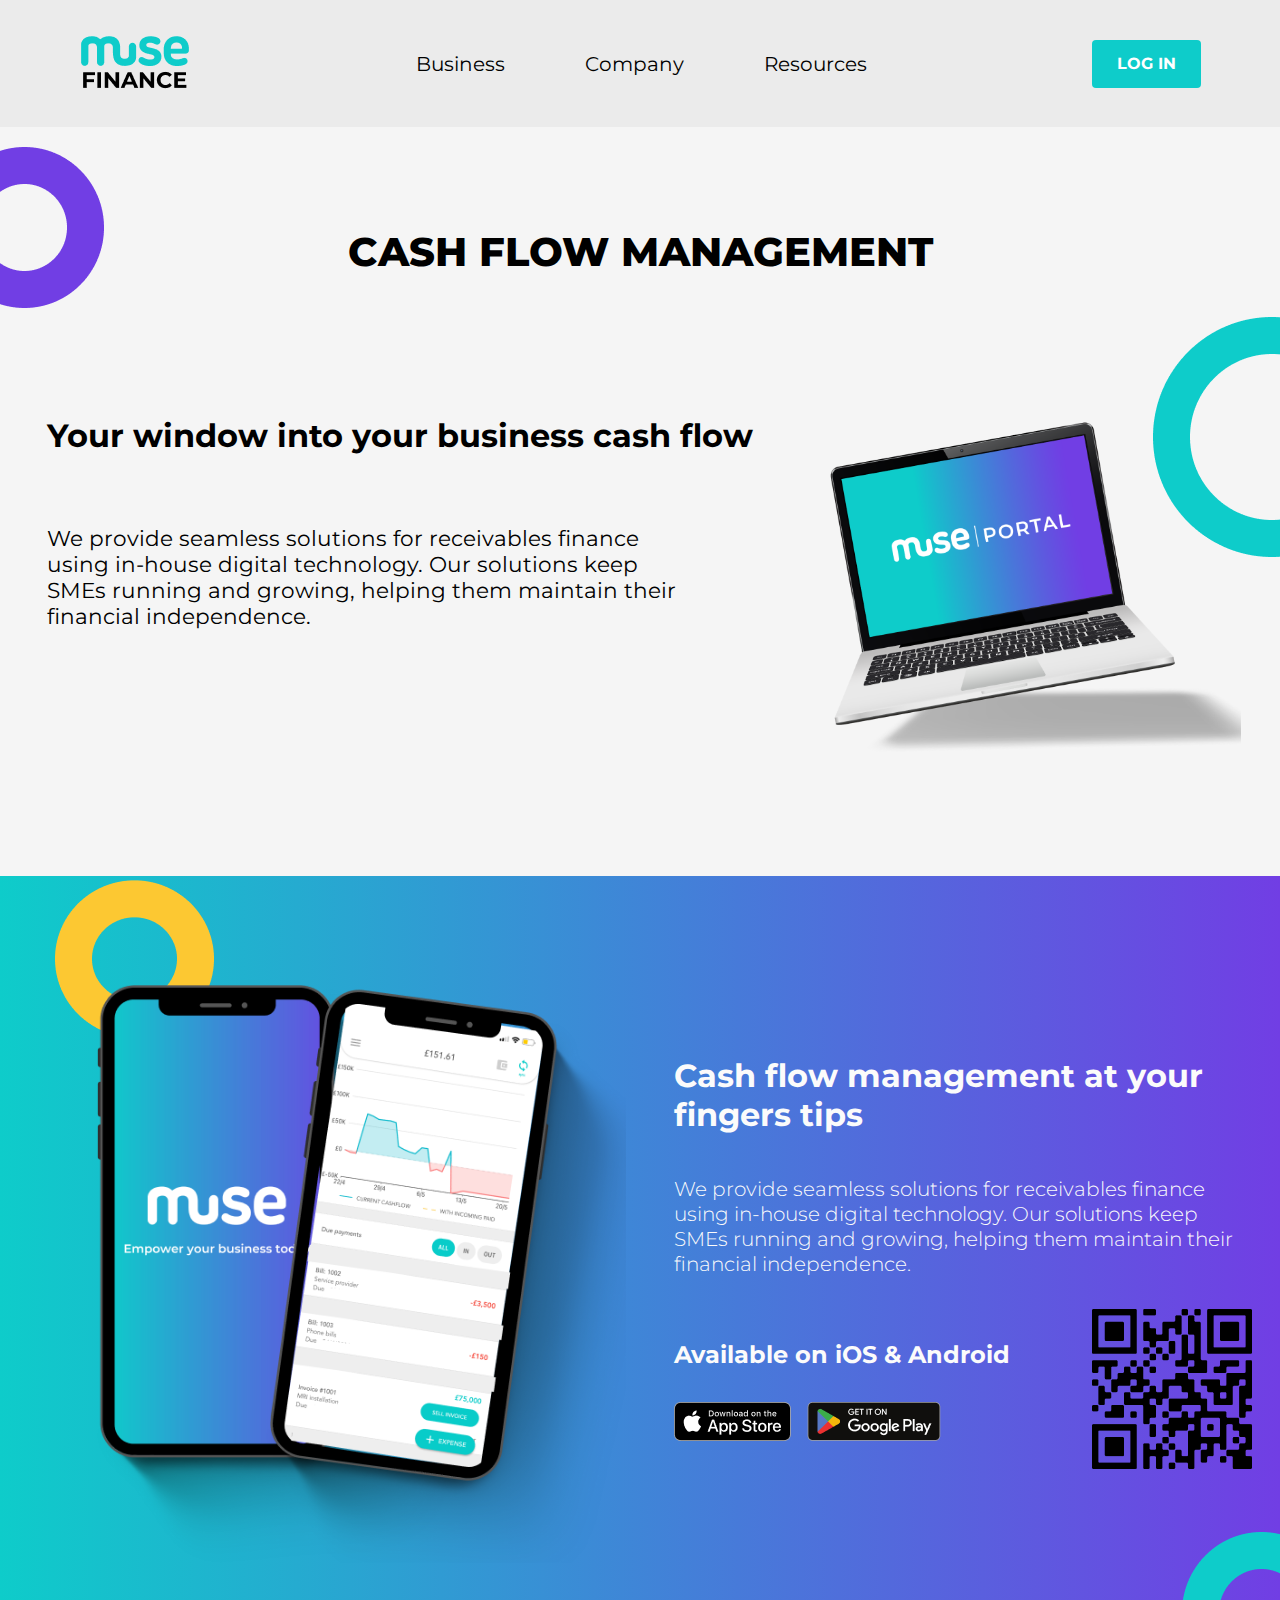
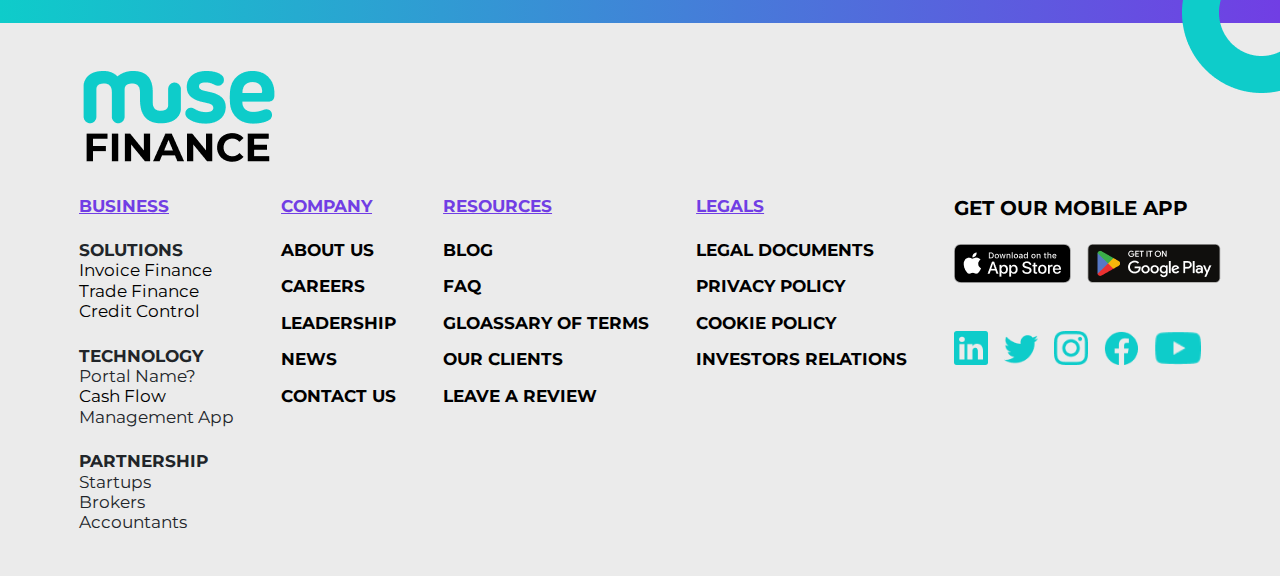
<file: cashflow.html>
<!DOCTYPE html>
<html lang="en">

<head>
    <meta charset="UTF-8">
    <meta http-equiv="X-UA-Compatible" content="IE=edge">
    <meta name="viewport" content="width=device-width, initial-scale=1.0">
    <link rel="stylesheet" href="./assets/bootstrap/bootstrap.min.css">
    <link rel="stylesheet" href="./assets/css/global.css">
    <link rel="shortcut icon" href="./assets/images/logo.png" type="image/x-icon">
    <title>Cash flow Management</title>
</head>

<body>
    <!-- Header -->
    <header class="header" id="navigation-menu">
        <nav class="navbar">
            <a href="/" class="nav-logo js-anchor-link">
                <img src="./assets/images/logo.png" alt="" srcset="">
            </a>
            <ul class="nav-menu p-0 mb-0">
                <li class="nav-item">
                    <a href="#navigation-menu" class="nav-link p-0 js-anchor-link">Business</a>
                </li>
                <li class="nav-item">
                    <a href="#myskillstext" class="nav-link p-0 js-anchor-link">Company</a>
                </li>
                <li class="nav-item">
                    <a href="#myservices" class="nav-link p-0 js-anchor-link">Resources</a>
                </li>
                <li class="nav-item d-lg-none d-md-block d-sm-block">
                    <button class="btn btn-custom text-white px-4 bg-0ECCCA bold py-2">LOG IN</button>
                </li>
            </ul>
            <div class="d-lg-block d-md-none d-none d-sm-none">
                <button class="btn bold btn-custom text-white px-4 bg-0ECCCA  py-2">LOG IN</button>
            </div>
            <div class="hamburger">
                <span class="bar"></span>
                <span class="bar"></span>
                <span class="bar"></span>
            </div>
        </nav>
    </header>
    <!-- Header -->

    <!-- Solution Cash Flow Management -->
    <section class="cash-flow">
        <div class="cash-right-p">
            <img src="/assets/images/Cash-right-p.png" alt="">
        </div>
        <h1 class="extraBold text-center cash-h1">CASH FLOW MANAGEMENT</h1>
        <div class="row cash-padding g-0">
            <!-- text  -->
            <div class="col-lg-7 col-md-6 col-12 cash-p-l">
                <h2 class="bold cash-h2">Your window into your business cash flow</h2>
                <p class="regular cash-para">We provide seamless solutions for receivables finance using in-house
                    digital technology. Our solutions keep SMEs running and growing, helping them maintain their
                    financial independence. 
                </p>
            </div>
            <!-- img  -->
            <div class="col-lg-5 col-md-6 col-12">
                <div class="cash-laptop text-center">
                    <img src="/assets/images/cash-laptop.png" alt="">
                </div>
                <div class="cash-left-z">
                    <img src="/assets/images/cash-left-z.png" alt="">
                </div>
            </div>
        </div>
    </section>
    <!-- Solution Cash Flow Management -->

    <!-- Cash Flow Mobile  -->
    <section class="cash-flow-mobile">
        <div class="cash-yellow-circle">
            <img src="/assets/images/cash-yellow-circle.png" alt="">
        </div>
        <div class="row g-0 ">
            <!-- img  -->
            <div class="col-lg-6 col-md-6 cash-mobile">
                <img src="/assets/images/cash-mobile2.png" alt="">
            </div>
            <!-- cash-mobile-text  -->
            <div class="col-lg-6 col-md-6 cash-top ps-lg-5 ps-md-3 ps-sm-3 ps-3">
                <h2 class="bold cash-mobile-h1">Cash flow management at your fingers tips</h2>
                <p class="light cash-mobile-para">We provide seamless solutions for receivables finance using in-house
                    digital technology. Our solutions keep SMEs running and growing, helping them maintain their
                    financial independence.
                </p>
                <div
                    class="d-flex justify-content-lg-between justify-content-md-between justify-content-sm-center justify-content-center flex-wrap">
                    <div class="cash-mobile-btn">
                        <h4 class="pt-lg-5 pt-md-3 pt-sm-3 pt-3 bold cash-mobile-h4">Available on iOS & Android</h4>
                        <div class="d-flex pt-lg-4 pt-md-3 pt-sm-3 pt-3">
                            <img src="./assets/images/appstore.png" alt="">
                            <img class="ps-3" src="./assets/images/googleplay.png" alt="">
                        </div>
                    </div>
                    <div class="cash-mobile-scanner pt-md-3 pt-sm-3 pt-3 ps-lg-3 ps-md-3 ps-sm-3 ps-3">
                        <img src="/assets/images/cash-scanner.png" alt="">
                    </div>
                </div>
            </div>
        </div>
        <div class="cash-bold-circle-half">
            <img src="/assets/images/cash-bold-z.png" alt="">
        </div>
    </section>

    <!-- Footer -->
    <footer class="">
        <img src="./assets/images/footer-logo.png" class="footer-logo" alt="" srcset="">
        <div class="d-flex flex-wrap footer-row justify-content-between mt-4">
            <div class="footer-col">
                <h5 class="text-713EE4 regular mb-0 bold tdu">BUSINESS</h5>
                <div class="pt-4">
                    <h5 class=" mb-0 bold ">SOLUTIONS</h5>
                    <a  class="text-000" href="./invoice-finance.html" class="tdn">
                        <h5 class="regular mb-0">Invoice Finance</h5>
                    </a>
                    <a class="text-000" href="./tradefinace.html" class="tdn">
                        <h5 class="regular mb-0">Trade Finance</h5>
                    </a>
                    <a class="text-000" href="./credit-control.html" class="tdn">
                        <h5 class="regular mb-0">Credit Control</h5>
                    </a>
                </div>
                <div class="pt-4">
                    <h5  class=" mb-0 bold ">TECHNOLOGY</h5>
                    <h5 class="regular mb-0">Portal Name?</h5>
                    <a  class="text-000" href="./cashflow.html" class="tdn">
                        <h5 class="regular mb-0">Cash Flow</h5>
                    </a>
                    <h5 class="regular mb-0">Management App</h5>
                </div>
                <div class="pt-4">
                    <h5 class=" mb-0 bold ">PARTNERSHIP</h5>
                    <h5 class="regular mb-0">Startups</h5>
                    <h5 class="regular mb-0">Brokers</h5>
                    <h5 class="regular mb-0">Accountants</h5>
                </div>
            </div>
            <div class="footer-col">
                <h5 class="text-713EE4 regular mb-0 bold tdu">COMPANY</h5>
                <a href="./about.html" class="tdn">
                    <h5 class=" mb-0 bold text-000 pt-4 ">ABOUT US</h5>
                </a>
                <a href="./Careerdatabase.html" class="tdn">

                    <h5 class=" mb-0 bold text-000 pt-3 ">CAREERS</h5>
                </a>

                <h5 class=" mb-0 bold text-000 pt-3 ">LEADERSHIP</h5>
                <h5 class=" mb-0 bold text-000 pt-3 ">NEWS</h5>
                <a href="./contact-us.html" class="tdn">
                    <h5 class=" mb-0 bold text-000 pt-3 ">CONTACT US</h5>
                </a>
            </div>
            <div class="footer-col">
                <h5 class="text-713EE4 regular mb-0 bold tdu">RESOURCES</h5>
                <a href="./article.html" class="tdn">
                    <h5 class=" mb-0 bold text-000 pt-4 ">BLOG</h5>
                </a>
                <h5 class=" mb-0 bold text-000 pt-3 ">FAQ</h5>
                <h5 class=" mb-0 bold text-000 pt-3 ">GLOASSARY OF TERMS</h5>
                <h5 class=" mb-0 bold text-000 pt-3 ">OUR CLIENTS</h5>
                <h5 class=" mb-0 bold text-000 pt-3 ">LEAVE A REVIEW </h5>
            </div>
            <div class="footer-col">
                <h5 class="text-713EE4 regular mb-0 bold tdu">LEGALS</h5>
                <h5 class=" mb-0 bold text-000 pt-4 ">LEGAL DOCUMENTS</h5>
                <h5 class=" mb-0 bold text-000 pt-3 ">PRIVACY POLICY</h5>
                <h5 class=" mb-0 bold text-000 pt-3 ">COOKIE POLICY</h5>
                <a href="./investor-relation.html" class="tdn">

                    <h5 class=" mb-0 bold text-000 pt-3 ">INVESTORS RELATIONS</h5>
                </a>

            </div>
            <!-- <div class="footer-col">
                <h5 class="text-713EE4 regular mb-0 bold tdu">LEGALS</h5>
                <h5 class=" mb-0 bold text-000 pt-4 ">LEGAL DOCUMENTS</h5>
                <h5 class=" mb-0 bold text-000 pt-3 ">PRIVACY POLICY</h5>
                <h5 class=" mb-0 bold text-000 pt-3 ">COOKIE POLICY</h5>
            </div> -->
            <div class="footer-col-last">
                <h5 class=" mb-0 bold text-000">GET OUR MOBILE APP</h5>
                <div class="d-flex pt-4">
                    <img src="./assets/images/appstore.png" alt="" srcset="">
                    <img class="ps-3" src="./assets/images/googleplay.png" alt="" srcset="">
                </div>
                <div class="pt-5 d-flex">
                    <img src="./assets/images/linkedin.png" alt="" height="34" srcset="">
                    <img src="./assets/images/twitter.png" class="ps-3" alt="" height="34" srcset="">
                    <img src="./assets/images/instagram.png" class="ps-3" alt="" height="34" srcset="">
                    <img src="./assets/images/facebook.png" class="ps-3" alt="" height="34" srcset="">
                    <img src="./assets/images/youtube.png" class="ps-3" alt="" height="34" srcset="">
                </div>

            </div>
        </div>
    </footer>
    <!-- Footer -->

</body>
<script src="./assets/bootstrap/bootstrap.bundle.min.js"></script>
<script src="./assets/js/global.js"></script>

</html>
</file>
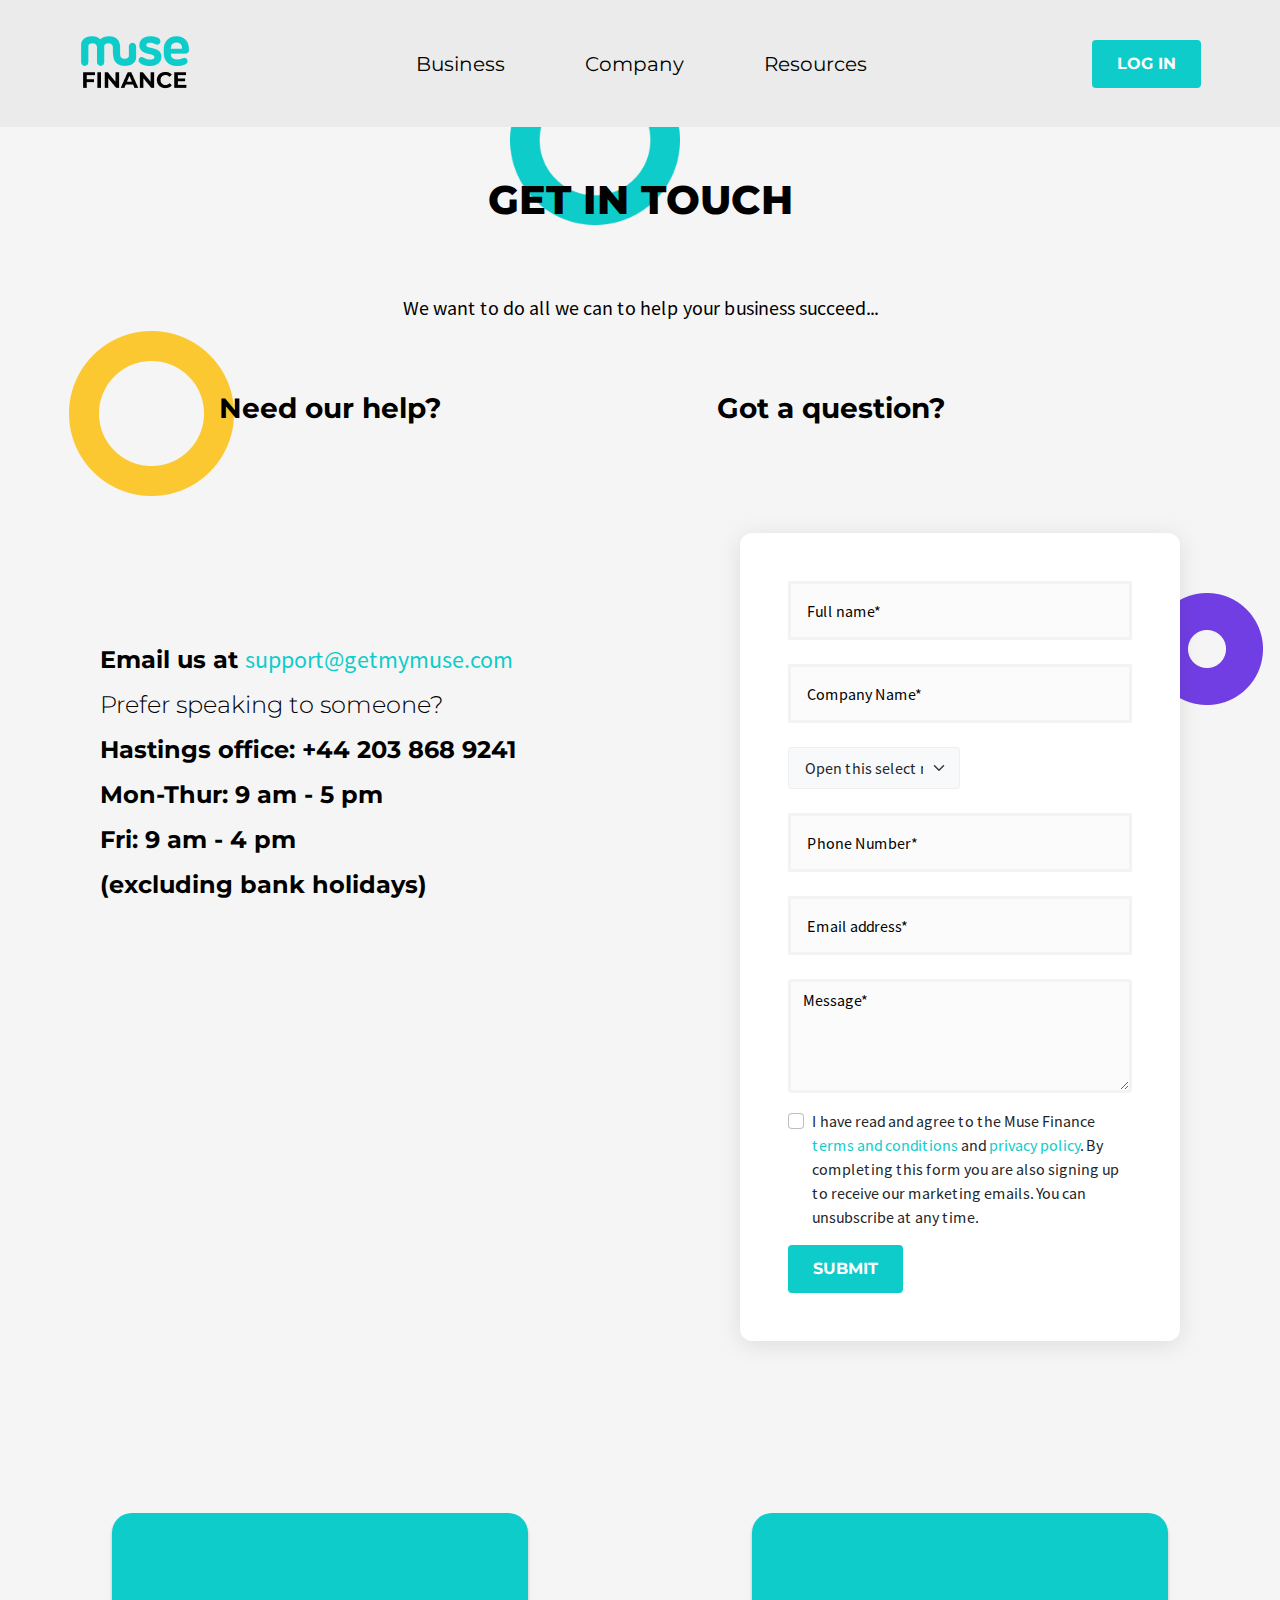
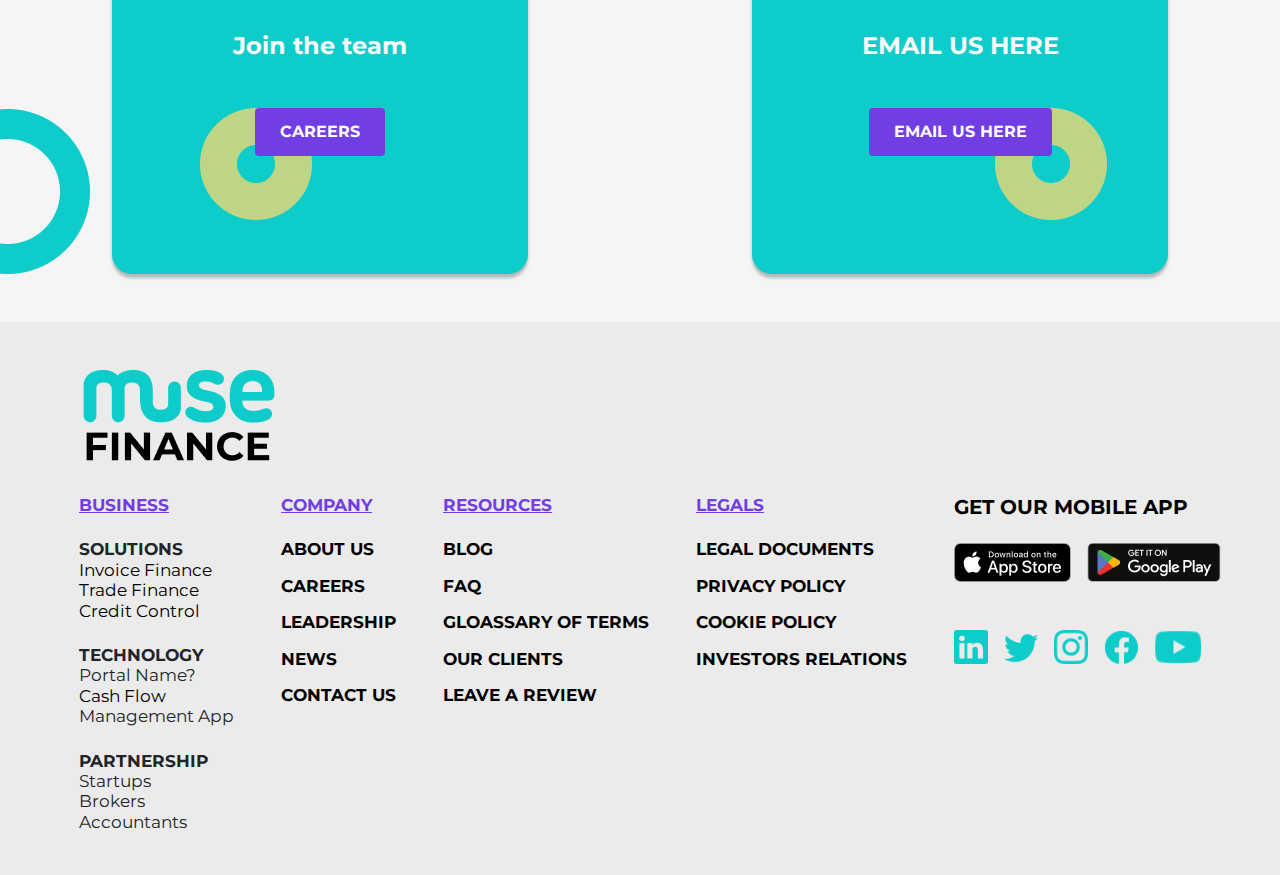
<file: contact-us.html>
<!DOCTYPE html>
<html lang="en">

<head>
    <meta charset="UTF-8">
    <meta http-equiv="X-UA-Compatible" content="IE=edge">
    <meta name="viewport" content="width=device-width, initial-scale=1.0">
    <link rel="stylesheet" href="./assets/bootstrap/bootstrap.min.css">
    <link rel="stylesheet" href="./assets/css/global.css">
    <link rel="shortcut icon" href="./assets/images/logo.png" type="image/x-icon">
    <title>Contact Us</title>
</head>
<style>
    .section1 h1 {
        font-weight: 900;
        font-size: 40px;
        line-height: 49px;
        text-align: center;
        text-transform: uppercase;
        color: #000000;
    }

    .select-input {
        width: 50%;
    }

    .selectcont {
        /* background: #FBFBFB !important; */
        /* background: #FBFBFB !important; */
        border: 1px solid rgba(61, 61, 61, 0.05) !important;
        box-shadow: 0px 0px 0px #CBDAFC !important;
        border-radius: 4px !important;
    }

    .section1 p {
        font-weight: 400;
        font-size: 20px;
        line-height: 25px;
        color: #000000;
        text-align: center;
        margin: 71px 0px;
    }

    .section1 {
        margin-top: 93px;
        width: fit-content;
        margin: auto;
    }

    .left-padding {
        padding-left: 207px;
    }

    .left-padding h4 {
        z-index: 1;
        font-size: 28px;
        line-height: 34px;
        color: #000000;
    }

    .leftSide-image {
        width: 165px;
        position: absolute;
        top: 331px;
        left: 69px;
        z-index: -1;
    }

    .right-padding {
        padding-right: 258px;
    }

    .right-padding h4 {

        font-size: 28px;
        line-height: 34px;
        text-align: center;

        color: #000000;
    }

    .section1 img {
        position: absolute;
        width: 212px;
        height: 212px;
        left: 133px;
        top: -131px;
        z-index: -1;
    }

    .sec-three {
        padding: 0px 125px;
    }

    .sec-three h4 {
        font-size: 24px;
        line-height: 29px;
        color: #000000;
    }

    .sec-three h6 {
        font-size: 24px;
        line-height: 29px;
        color: #000000;
    }

    .sec-three p {

        font-size: 24px;
        line-height: 0px;
        color: #000000;
    }

    .sec-three span {
        color: #0ECCCA;
    }

    .form-bg {
        background: #FFFFFF;
        box-shadow: 0px 4px 24px rgba(0, 0, 0, 0.1);
        border-radius: 12px;
    }

    .padd-105 {
        padding-top: 105px;
    }

    .padd-112 {
        padding-top: 112px;
    }

    .form-image {
        position: absolute;
        right: -83px;
        z-index: -1;
        top: 60px;

    }

    .margin-188 {
        margin: 0px 140px 0px 188px;
    }

    .margin1-188 {
        margin: 0px 188px 0px 140px;
    }


    .padding-tb {
        padding-top: 118px;
        padding-bottom: 118px;
    }

    .bg-card {
        background: #0ECCCA;
        box-shadow: 0px 3.16763px 3.16763px rgba(0, 0, 0, 0.25);
        border-radius: 19.7977px;
    }

    .card-img {
        position: absolute;
        width: 112px;
        height: 112px;
        left: 303px;
        top: 1714px;
        font-size: 16px;
        line-height: 20px;
        letter-spacing: 0.38px;
        text-transform: uppercase;
    }

    .crd-button {
        z-index: 1;
        padding: 0px 12px;
        gap: 10px;
        border-radius: 4px;
    }

    .sec-five h5 {
        font-size: 24px;
        line-height: 29px;
        text-align: center;

        color: #FBFBFB;
    }

    .box-sectionImage {
        position: absolute;
        bottom: 0;
        left: 0;
    }


    @media screen and (max-width:1600px) {
        .section1 img {
            position: absolute;
            width: 170px;
            height: 170px;
            left: 107px;
            top: -120px;
            z-index: -1;
        }
    }

    @media screen and (min-width:1550px) and (max-width:1600px) {
        /* .section1 img {
            position: absolute;
            width: 212px;
            height: 212px;
            left: 701px;
            top: -131px;
            z-index: -1;
        } */

    }



    @media screen and (min-width:1200px) and (max-width:1439px) {


        .sec-three {
            padding: 100px;
        }

        .margin1-188 {
            margin: 0px 100px 0px 100px;
        }

        .margin-188 {
            margin: 0px 100px 0px 100px;
        }

    }

    @media screen and (min-width:1024px) and (max-width:1199px) {

        .sec-three {
            padding: 90px;
        }

        .left-padding {
            padding-left: 150px;
        }

        .leftSide-image {
            width: 165px;
            position: absolute;
            top: 335px;
            left: 30px;
            z-index: -1;
        }

        .right-padding {
            padding-right: 150px;
        }

        .margin-188 {
            margin: 0px 100px 0px 100px !important;
        }

        .margin1-188 {
            margin: 0px 100px 0px 100px !important;
        }


    }

    @media screen and (min-width:992px) and (max-width:1024px) {

        .sec-three {
            padding: 70px;
        }

        .left-padding {
            padding-left: 150px;
        }

        .leftSide-image {
            width: 159px;
            position: absolute;
            top: 335px;
            left: 30px;
            z-index: -1;
        }

        .right-padding {
            padding-right: 120px;
        }

        .mob-padding {
            padding: 16px 16px !important;
        }

        .margin-188 {
            margin: 0px 80px 0px 80px !important;
        }

        .margin1-188 {
            margin: 0px 80px 0px 80px !important;
        }

        .padding-tb {
            padding-top: 100px;
            padding-bottom: 100px;
        }


    }

    @media screen and (min-width:768px) and (max-width:992px) {

        .sec-three {
            padding: 70px 20px;
        }

        .left-padding {
            padding-left: 150px;
        }

        .leftSide-image {
            width: 159px;
            position: absolute;
            top: 335px;
            left: 30px;
            z-index: -1;
        }

        .right-padding {
            padding-right: 120px;
        }

        .mob-padding {
            padding: 16px 16px !important;
        }

        .padding-tb {
            padding-top: 80px;
            padding-bottom: 80px;
        }

        .margin-188 {
            margin: 0px 40px 0px 40px !important;
        }

        .margin1-188 {
            margin: 0px 40px 0px 40px !important;
        }

    }

    @media screen and (min-width:592px) and (max-width:767px) {

        .sec-three {
            padding: 40px;
        }

        .left-padding {
            padding-left: 150px;
        }

        .leftSide-image {
            width: 159px;
            position: absolute;
            top: 335px;
            left: 30px;
            z-index: -1;
        }

        .right-padding {
            padding-right: 120px;
        }

        .form-image {
            display: none;
        }

        .padding-tb {
            padding-top: 80px;
            padding-bottom: 80px;
        }

        .margin-188 {
            margin: 0px 30px 0px 30px !important;
        }

        .margin1-188 {
            margin: 0px 30px 0px 30px !important;
        }

        .box-sectionImage {
            position: absolute;
            top: -59px;
        }
    }

    @media screen and (min-width:300px) and (max-width:592px) {

        .padd-112 {
            padding-top: 50px;
        }

        .sec-three {
            padding: 20px;
        }

        .left-padding {
            padding-left: 0px;
            text-align: center;
        }

        .leftSide-image {
            width: 159px;
            position: absolute;
            top: 335px;
            left: 30px;
            z-index: -1;
        }

        .right-padding {
            padding-right: 0px;
        }

        .section1 h1 {
            font-size: 33px;
        }

        .section1 p {
            font-weight: 400;
            font-size: 18px;
            line-height: 22px;
            color: #000000;
            text-align: center;
            margin: 71px 0px;
        }

        .form-image {
            display: none;
        }

        .mob-padding {
            padding: 16px 16px !important;
        }

        .select-input {
            width: 100%;
        }

        .padding-tb {
            padding-top: 80px;
            padding-bottom: 80px;
        }

        .margin-188 {
            margin: 0px 15px 0px 15px;
        }

        .margin1-188 {
            margin: 0px 15px 0px 15px;
        }

        .box-sectionImage {
            position: absolute;
            top: -59px;
        }

        .card-img {
            display: none;
        }
    }

    .form-select-lg {
        font-size: 1rem;

    }
</style>

<body>
    <!-- Header -->
    <header class="header" id="navigation-menu">
        <nav class="navbar">
            <a href="/" class="nav-logo js-anchor-link">
                <img src="./assets/images/logo.png" alt="" srcset="">
            </a>
            <ul class="nav-menu p-0 mb-0">
                <li class="nav-item">
                    <a href="#navigation-menu" class="nav-link p-0 js-anchor-link">Business</a>
                </li>
                <li class="nav-item">
                    <a href="#myskillstext" class="nav-link p-0 js-anchor-link">Company</a>
                </li>
                <li class="nav-item">
                    <a href="#myservices" class="nav-link p-0 js-anchor-link">Resources</a>
                </li>
                <li class="nav-item d-lg-none d-md-block d-sm-block">
                    <button class="btn btn-custom text-white px-4 bg-0ECCCA bold py-2">LOG IN</button>
                </li>
            </ul>
            <div class="d-lg-block d-md-none d-none d-sm-none">
                <button class="btn bold btn-custom text-white px-4 bg-0ECCCA  py-2">LOG IN</button>
            </div>
            <div class="hamburger">
                <span class="bar"></span>
                <span class="bar"></span>
                <span class="bar"></span>
            </div>
        </nav>
    </header>
    <!-- Header -->
    <section class="my-5">
        <!-- Contact us section 1 -->
        <section>
            <div>
                <div class="section1 position-relative">
                    <h1 class="extraBold">Get in Touch</h1>
                    <img src="./assets/images/contact-Ellipse 3.png" class="">
                    <p class="SourceSansPro-Regular">We want to do all we can to help your business succeed...</p>
                </div>
            </div>
        </section>
        <!-- Contact us section 1 end -->

        <!-- Contact us section 2 -->
        <section class="sec-two">
            <div class="row m-0">
                <div class="col-lg-6 col-md-6 col-sm-12 col-12">
                    <div class="left-padding ">
                        <h4 class="position-relative bold">Need our help?</h4>
                        <img src="./assets/images/contact-Ellipse 6.png" class="leftSide-image">
                    </div>
                </div>
                <div class="col-lg-6 col-md-6 col-sm-12 col-12 ">
                    <div class="right-padding">
                        <h4 class="bold">Got a question?</h4>
                    </div>
                </div>
            </div>
        </section>

        <section class="">
            <div class="row m-0 justify-content-between  ">
                <div class="col-lg-6 col-md-6 col-sm-12 col-12 sec-three padd-105">
                    <div class="padd-112">
                        <h4 class="bold">Email us at <span>support@getmymuse.com</span></h4>
                        <h6 class="pt-2 light">Prefer speaking to someone?</h6>
                        <h4 class="pt-2 bold">Hastings office: +44 203 868 9241</h4>
                        <h4 class="pt-2 bold">Mon-Thur: 9 am - 5 pm </h4>
                        <h4 class="pt-2 bold">Fri: 9 am - 4 pm</h4>
                        <h4 class="pt-2 bold">(excluding bank holidays)</h4>

                    </div>
                </div>
                <div class="col-lg-6 col-md-6 col-sm-12 col-12 sec-three padd-105">
                    <div class="ms-auto position-relative mob-padding  form-bg px-5 py-5">
                        <img src="./assets/images/contact-Ellipse 3 (1).png" class="form-image">
                        <form action="">
                            <div>
                                <input required placeholder="Full name*" type="text"
                                    class="tt-input tt-input-height w-100 px-3 py-2" name="" id="">
                            </div>
                            <div class="pt-4">
                                <input required placeholder="Company Name*" type="text"
                                    class="tt-input tt-input-height w-100 px-3 py-2" name="" id="">
                            </div>
                            <div class="pt-4">
                                <select
                                    class="selectcont MontserratMedium form-select bg-light form-select-lg select-input"
                                    aria-label=".form-select-lg example">
                                    <option selected>Open this select menu</option>
                                    <option value="1">One</option>
                                    <option value="2">Two</option>
                                </select>
                            </div>
                            <div class="pt-4">
                                <input required placeholder="Phone Number*" type="number"
                                    class="tt-input tt-input-height w-100 px-3 py-2" name="" id="">
                            </div>
                            <div class="pt-4">
                                <input required placeholder="Email address*" type="email"
                                    class="tt-input tt-input-height w-100 px-3 py-2" name="" id="">
                            </div>
                            <div class="pt-4">
                                <textarea class="form-control tt-input" id="exampleFormControlTextarea1"
                                    placeholder="Message*" rows="4"></textarea>
                            </div>
                            <div class="form-check mt-3">
                                <input class="form-check-input" type="checkbox" value="" id="flexCheckIndeterminate">
                                <label class="form-check-label" for="flexCheckIndeterminate">
                                    I have read and agree to the Muse Finance <span>terms and conditions</span> and
                                    <span>privacy policy</span>. By completing this form you are also signing up to
                                    receive our marketing emails. You can unsubscribe at any time.
                                </label>
                            </div>
                            <div class="mt-3">
                                <button type="submit"
                                    class="btn bg-0ECCCA btn-custom text-white px-4 py-2 ttu bold">SUBMIT</button>
                            </div>
                        </form>
                    </div>
                </div>
            </div>
        </section>

        <section>
            <div class="row m-0 my-5">
                <div class="col-lg-6 col-md-6 col-sm-12 col-12 mt-4 position-relative ">
                    <img src="./assets/images/contact-Ellipse half.png" class="box-sectionImage">
                    <div class="bg-card sec-five  padding-tb margin-188">
                        <h5 class="text-center bold">Join the team</h5>
                        <div class="mt-5  wfc m-auto contact-join-team text-center position-relative ">
                            <button type="button"
                                class="btn bg-713EE4  btn-custom  text-white px-4 py-2 ttu bold">
                                CAREERS</button>
                                <img class="btn-custom-eclipse" src="./assets/images/blue-yellow.png" alt="" srcset="">
                        </div>

                    </div>
                </div>
                <div class="col-lg-6 col-md-6 col-sm-12 col-12 mt-4 ">
                    <div class="bg-card sec-five  padding-tb  margin1-188">
                        <h5 class="text-center bold">EMAIL US HERE</h5>
                        <div class="mt-5  position-relative  wfc m-auto contact-join-team-2 text-center">
                            <button type="button"
                                class="btn bg-713EE4 btn-custom  text-white px-4 py-2 ttu bold">
                                EMAIL US HERE</button>
                                <img class="btn-custom-eclipse" src="./assets/images/blue-yellow.png" alt="" srcset="">
                        </div>
                    </div>
                </div>

            </div>
        </section>

    </section>
    <!-- Contact us section 2  end-->



    <!-- Footer -->
    <footer class="">
        <img src="./assets/images/footer-logo.png" class="footer-logo" alt="" srcset="">
        <div class="d-flex flex-wrap footer-row justify-content-between mt-4">
            <div class="footer-col">
                <h5 class="text-713EE4 regular mb-0 bold tdu">BUSINESS</h5>
                <div class="pt-4">
                    <h5 class=" mb-0 bold ">SOLUTIONS</h5>
                    <a  class="text-000" href="./invoice-finance.html" class="tdn">
                        <h5 class="regular mb-0">Invoice Finance</h5>
                    </a>
                    <a class="text-000" href="./tradefinace.html" class="tdn">
                        <h5 class="regular mb-0">Trade Finance</h5>
                    </a>
                    <a class="text-000" href="./credit-control.html" class="tdn">
                        <h5 class="regular mb-0">Credit Control</h5>
                    </a>
                </div>
                <div class="pt-4">
                    <h5  class=" mb-0 bold ">TECHNOLOGY</h5>
                    <h5 class="regular mb-0">Portal Name?</h5>
                    <a  class="text-000" href="./cashflow.html" class="tdn">
                        <h5 class="regular mb-0">Cash Flow</h5>
                    </a>
                    <h5 class="regular mb-0">Management App</h5>
                </div>
                <div class="pt-4">
                    <h5 class=" mb-0 bold ">PARTNERSHIP</h5>
                    <h5 class="regular mb-0">Startups</h5>
                    <h5 class="regular mb-0">Brokers</h5>
                    <h5 class="regular mb-0">Accountants</h5>
                </div>
            </div>
            <div class="footer-col">
                <h5 class="text-713EE4 regular mb-0 bold tdu">COMPANY</h5>
                <a href="./about.html" class="tdn">
                    <h5 class=" mb-0 bold text-000 pt-4 ">ABOUT US</h5>
                </a>
                <a href="./Careerdatabase.html" class="tdn">

                    <h5 class=" mb-0 bold text-000 pt-3 ">CAREERS</h5>
                </a>

                <h5 class=" mb-0 bold text-000 pt-3 ">LEADERSHIP</h5>
                <h5 class=" mb-0 bold text-000 pt-3 ">NEWS</h5>
                <a href="./contact-us.html" class="tdn">
                    <h5 class=" mb-0 bold text-000 pt-3 ">CONTACT US</h5>
                </a>
            </div>
            <div class="footer-col">
                <h5 class="text-713EE4 regular mb-0 bold tdu">RESOURCES</h5>
                <a href="./article.html" class="tdn">
                    <h5 class=" mb-0 bold text-000 pt-4 ">BLOG</h5>
                </a>
                <h5 class=" mb-0 bold text-000 pt-3 ">FAQ</h5>
                <h5 class=" mb-0 bold text-000 pt-3 ">GLOASSARY OF TERMS</h5>
                <h5 class=" mb-0 bold text-000 pt-3 ">OUR CLIENTS</h5>
                <h5 class=" mb-0 bold text-000 pt-3 ">LEAVE A REVIEW </h5>
            </div>
            <div class="footer-col">
                <h5 class="text-713EE4 regular mb-0 bold tdu">LEGALS</h5>
                <h5 class=" mb-0 bold text-000 pt-4 ">LEGAL DOCUMENTS</h5>
                <h5 class=" mb-0 bold text-000 pt-3 ">PRIVACY POLICY</h5>
                <h5 class=" mb-0 bold text-000 pt-3 ">COOKIE POLICY</h5>
                <a href="./investor-relation.html" class="tdn">

                    <h5 class=" mb-0 bold text-000 pt-3 ">INVESTORS RELATIONS</h5>
                </a>

            </div>
            <!-- <div class="footer-col">
                <h5 class="text-713EE4 regular mb-0 bold tdu">LEGALS</h5>
                <h5 class=" mb-0 bold text-000 pt-4 ">LEGAL DOCUMENTS</h5>
                <h5 class=" mb-0 bold text-000 pt-3 ">PRIVACY POLICY</h5>
                <h5 class=" mb-0 bold text-000 pt-3 ">COOKIE POLICY</h5>
            </div> -->
            <div class="footer-col-last">
                <h5 class=" mb-0 bold text-000">GET OUR MOBILE APP</h5>
                <div class="d-flex pt-4">
                    <img src="./assets/images/appstore.png" alt="" srcset="">
                    <img class="ps-3" src="./assets/images/googleplay.png" alt="" srcset="">
                </div>
                <div class="pt-5 d-flex">
                    <img src="./assets/images/linkedin.png" alt="" height="34" srcset="">
                    <img src="./assets/images/twitter.png" class="ps-3" alt="" height="34" srcset="">
                    <img src="./assets/images/instagram.png" class="ps-3" alt="" height="34" srcset="">
                    <img src="./assets/images/facebook.png" class="ps-3" alt="" height="34" srcset="">
                    <img src="./assets/images/youtube.png" class="ps-3" alt="" height="34" srcset="">
                </div>

            </div>
        </div>
    </footer>
    <!-- Footer -->

</body>
<script src="./assets/bootstrap/bootstrap.bundle.min.js"></script>
<script src="./assets/js/global.js"></script>
</html>
</file>
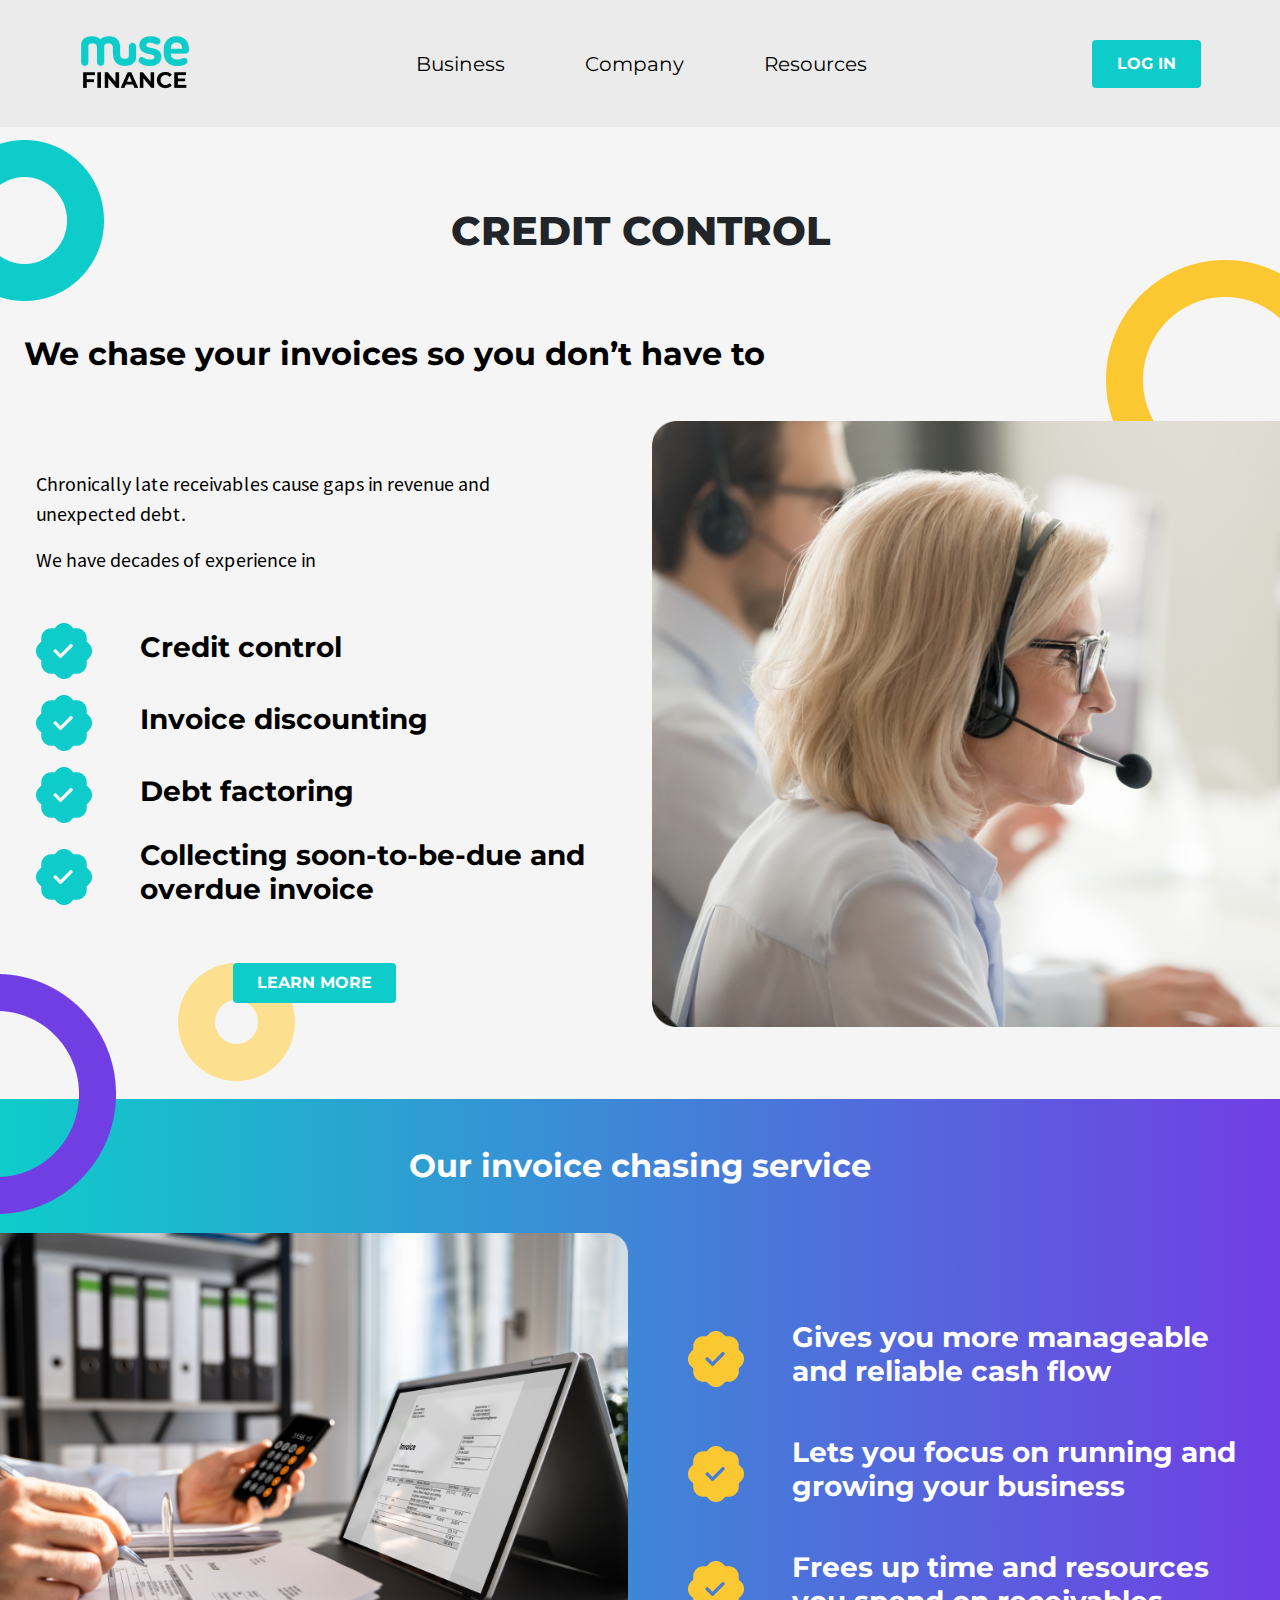
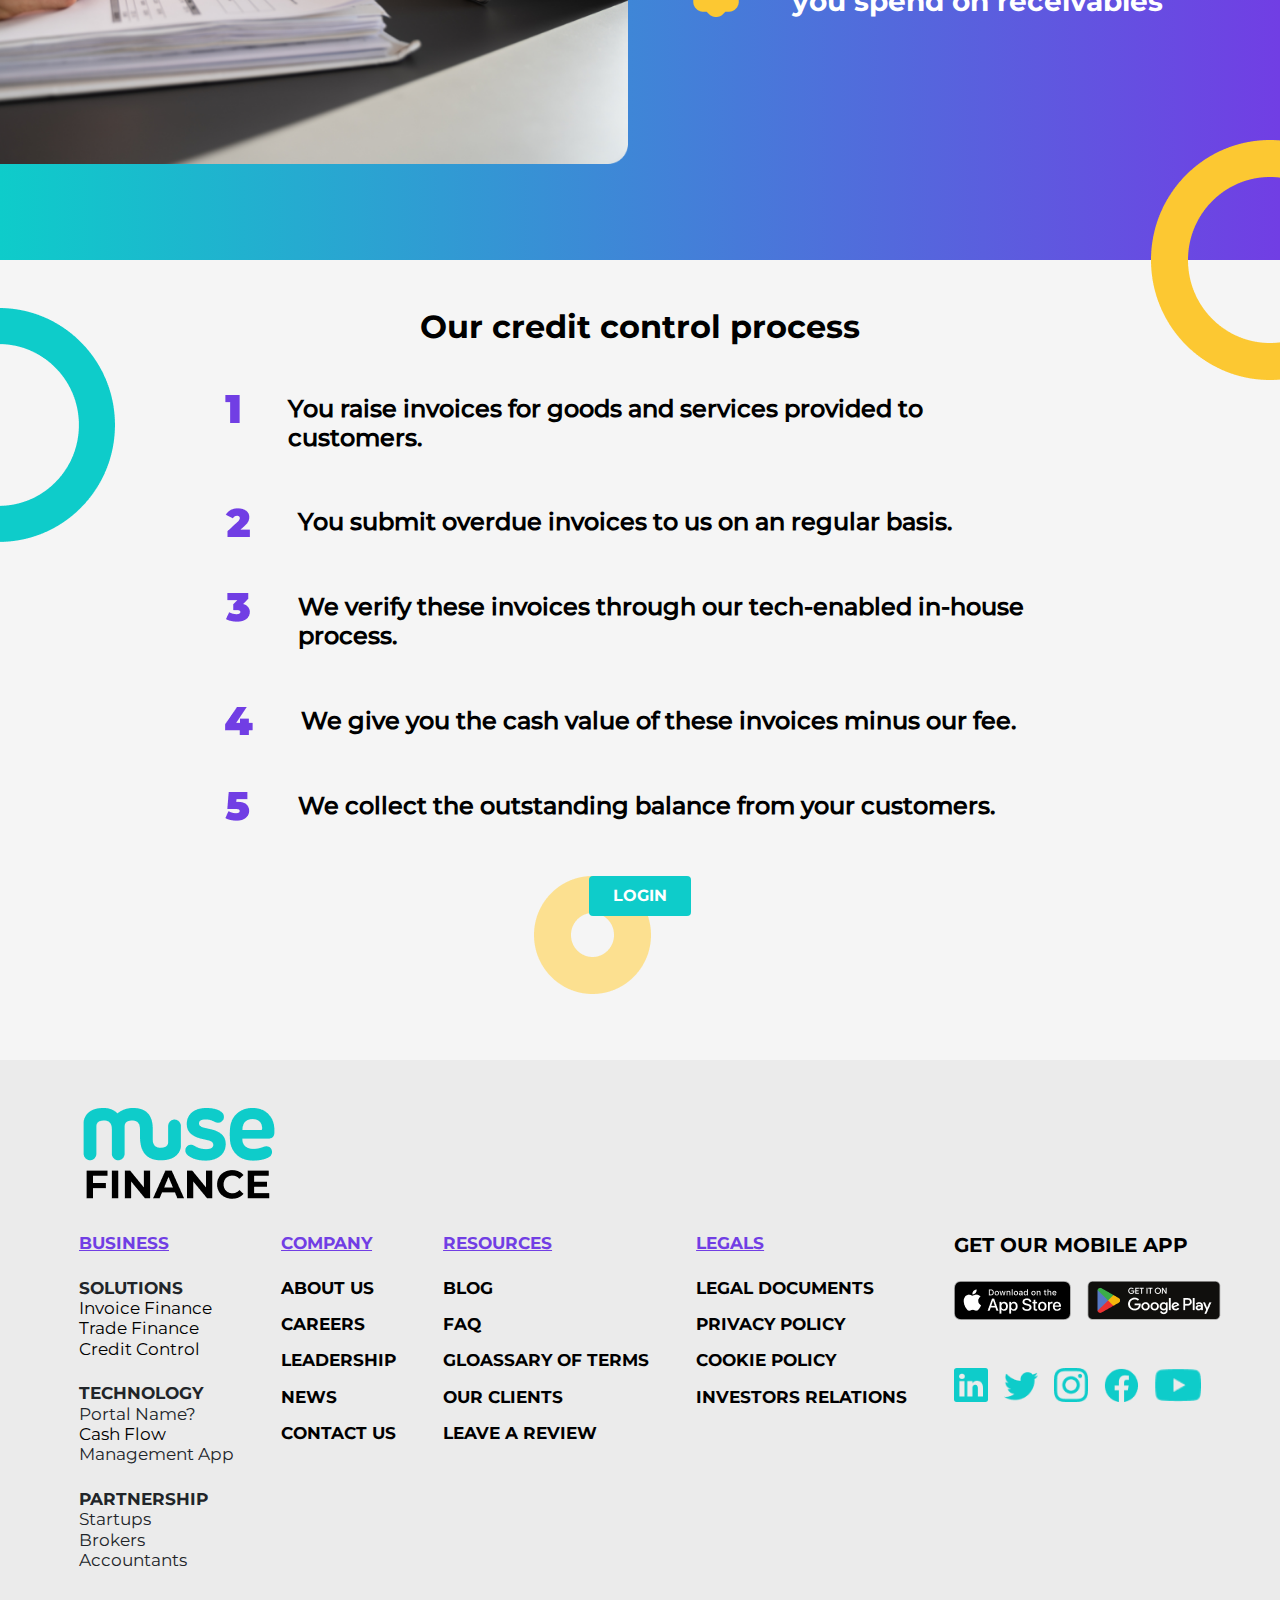
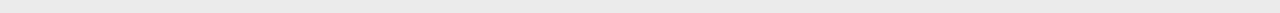
<file: credit-control.html>
<!DOCTYPE html>
<html lang="en">

<head>
    <meta charset="UTF-8">
    <meta http-equiv="X-UA-Compatible" content="IE=edge">
    <meta name="viewport" content="width=device-width, initial-scale=1.0">
    <link rel="stylesheet" href="./assets/bootstrap/bootstrap.min.css">
    <link rel="stylesheet" href="./assets/css/global.css">
    <link rel="shortcut icon" href="./assets/images/logo.png" type="image/x-icon">
    <title>Credit Control</title>
</head>

<body>
    <!-- Header -->
    <header class="header" id="navigation-menu">
        <nav class="navbar">
            <a href="/" class="nav-logo js-anchor-link">
                <img src="./assets/images/logo.png" alt="" srcset="">
            </a>
            <ul class="nav-menu p-0 mb-0">
                <li class="nav-item">
                    <a href="#navigation-menu" class="nav-link p-0 js-anchor-link">Business</a>
                </li>
                <li class="nav-item">
                    <a href="#myskillstext" class="nav-link p-0 js-anchor-link">Company</a>
                </li>
                <li class="nav-item">
                    <a href="#myservices" class="nav-link p-0 js-anchor-link">Resources</a>
                </li>
                <li class="nav-item d-lg-none d-md-block d-sm-block">
                    <button class="btn btn-custom text-white px-4 bg-0ECCCA bold py-2">LOG IN</button>
                </li>
            </ul>
            <div class="d-lg-block d-md-none d-none d-sm-none">
                <button class="btn bold btn-custom text-white px-4 bg-0ECCCA  py-2">LOG IN</button>
            </div>
            <div class="hamburger">
                <span class="bar"></span>
                <span class="bar"></span>
                <span class="bar"></span>
            </div>
        </nav>
    </header>
    <!-- Header -->

    <!-- Solution IC Page start -->

    <img class="SI-circle-img-one img-fluid" src="./assets/images/Si (10).png" alt="">
    <h1 class="SI-credit-control-heading text-center">Credit Control</h1>
    <img class="SI-circle-img-two img-fluid" src="./assets/images/Si (11).png" alt="">


    <h2 class="SI-credit-control-heading-two bold ps-lg-4 ps-2">We chase your invoices so you don’t have to
    </h2>


    <div class="row d-flex justify-content-center my-lg-5 my-2">
        <div class="col-lg-6 p-lg-5 p-4">
            <p class="SI-text ">Chronically late receivables cause gaps in revenue and unexpected debt.

            </p>
            <p class="SI-text"> We have decades of experience in</p>
            <div class="Si-main-list d-flex align-items-center mt-5">
                <div><img class="img-fluid" src="./assets/images/Si (6).png" alt="list"></div>
                <div>
                    <h4 class="Si-list bold ps-lg-5 ps-4"> Credit control </h4>
                </div>
            </div>
            <div class="Si-main-list d-flex align-items-center mt-3">
                <div><img class="img-fluid" src="./assets/images/Si (6).png" alt="list"></div>
                <div>
                    <h4 class="Si-list bold  ps-lg-5 ps-4"> Invoice discounting </h4>
                </div>
            </div>
            <div class="Si-main-list d-flex align-items-center mt-3">
                <div><img src="./assets/images/Si (6).png" alt="list"></div>
                <div>
                    <h4 class="Si-list bold  ps-lg-5 ps-4">Debt factoring </h4>
                </div>
            </div>
            <div class="Si-main-list d-flex align-items-center mt-3">
                <div><img src="./assets/images/Si (6).png" alt="list"></div>
                <div>
                    <h4 class="Si-list bold  ps-lg-5 ps-4">Collecting soon-to-be-due and overdue invoice </h4>
                </div>
            </div>
            <div class=" text-center mt-5">
                <button type="button "
                    class="btn bg-713EE4  solutionic-section-4-cc position-relative  Si-btn  text-white px-4 py-2 ttu bold">
                    <img class="btn-custom-eclipse" src="./assets/images/Si (13).png" alt="" srcset="">
                    LEARN MORE</button>
            </div>
        </div>
        <div class="col-lg-6 text-lg-end text-center sol-credit-control">
            <img class="img-fluid px-lg-0 px-sm-3 px-3" src="./assets/images/Si (8).png" alt="">
        </div>
    </div>


    <section class="our-invoice-section pb-5 position-relative">
        <img class="SI-circle-img-three img-fluid " src="./assets/images/Si (15).png" alt="">

        <h2 class="Si-invoice-heading text-center text-white pt-5 bold">Our invoice chasing service</h2>

        <div class="row d-flex justify-content-center my-5">
            <div class="col-lg-6 text-end">
                <img class="img-fluid px-lg-0 px-sm-3 px-3" src="./assets/images/Si (12).png" alt="">
            </div>
            <div class="col-lg-6 p-lg-5 p-md-4 p-4">
                <div class="Si-main-list d-flex align-items-center ">
                    <div class=""><img src="./assets/images/Si (7).png" alt="list"></div>
                    <div>
                        <h4 class="Si-list ps-lg-5 ps-4 text-white bold"> Gives you more manageable and reliable cash
                            flow</h4>
                    </div>
                </div>
                <div class="Si-main-list d-flex align-items-center ">
                    <div><img src="./assets/images/Si (7).png" alt="list"></div>
                    <div>
                        <h4 class="Si-list ps-lg-5 ps-4 text-white bold"> Lets you focus on running and growing your
                            business</h4>
                    </div>
                </div>
                <div class="Si-main-list d-flex align-items-center">
                    <div><img src="./assets/images/Si (7).png" alt="list"></div>
                    <div>
                        <h4 class="Si-list ps-lg-5 ps-4 text-white bold">Frees up time and resources you spend on
                            receivables </h4>
                    </div>
                </div>

            </div>
        </div>
        <img class="SI-circle-img-four img-fluid" src="./assets/images/Si (9).png" alt="">

    </section>

    <section class="si-process-section my-5 position-relative">
        <h2 class="si-process-heading bold text-center my-5">Our credit control process</h2>
        <div class="container-lg">
            <div class="row">
                <div class="col-lg-9 text-start m-auto">
                    <div class="d-flex">

                        <div class="text-start">
                            <img class="pe-5" src="./assets/images/Si (16).png" alt="">
                        </div>
                        <div>
                            <h4 class="Si-list-two medium fw-bold">You raise invoices for goods and services provided to
                                customers.</h4>
                        </div>
                    </div>
                    <img class="SI-circle-img-five img-fluid" src="./assets/images/Si (14).png" alt="">

                    <div class="d-flex my-5">

                        <div class="text-start">
                            <img class="pe-5" src="./assets/images/Si (19).png" alt="">
                        </div>
                        <div>
                            <h4 class="Si-list-two medium fw-bold">You submit overdue invoices to us on an regular
                                basis.
                            </h4>
                        </div>
                    </div>
                    <div class="d-flex mb-4">

                        <div class="text-start">
                            <img class="pe-5" src="./assets/images/Si (18).png" alt="">
                        </div>
                        <div>
                            <h4 class="Si-list-two medium fw-bold"> We verify these invoices through our tech-enabled
                                in-house process.
                            </h4>
                        </div>
                    </div>
                    <div class="d-flex my-5">

                        <div class="text-start">
                            <img class="pe-5" src="./assets/images/Si (17).png" alt="">
                        </div>
                        <div>
                            <h4 class="Si-list-two medium fw-bold"> We give you the cash value of these invoices minus
                                our fee.

                            </h4>
                        </div>
                    </div>
                    <div class="d-flex">

                        <div class="text-start">
                            <img class="pe-5" src="./assets/images/Si (5).png" alt="">
                        </div>
                        <div>
                            <h4 class="Si-list-two medium fw-bold"> We collect the outstanding balance from your
                                customers.
                            </h4>
                        </div>
                    </div>
                    <div class=" text-center mt-5 mb-5 pb-5">
                        <button type="button "
                            class="btn bg-713EE4  solutionic-section-4-cc position-relative  Si-btn  text-white px-4 py-2 ttu bold">
                            <img class="btn-custom-eclipse" src="./assets/images/Si (13).png" alt="" srcset="">
                            LOGIn</button>
                    </div>
                </div>


            </div>
        </div>
    </section>
    <!-- Solution IC Page End  -->

    <!-- Footer -->
    <footer class="">
        <img src="./assets/images/footer-logo.png" class="footer-logo" alt="" srcset="">
        <div class="d-flex flex-wrap footer-row justify-content-between mt-4">
            <div class="footer-col">
                <h5 class="text-713EE4 regular mb-0 bold tdu">BUSINESS</h5>
                <div class="pt-4">
                    <h5 class=" mb-0 bold ">SOLUTIONS</h5>
                    <a  class="text-000" href="./invoice-finance.html" class="tdn">
                        <h5 class="regular mb-0">Invoice Finance</h5>
                    </a>
                    <a class="text-000" href="./tradefinace.html" class="tdn">
                        <h5 class="regular mb-0">Trade Finance</h5>
                    </a>
                    <a class="text-000" href="./credit-control.html" class="tdn">
                        <h5 class="regular mb-0">Credit Control</h5>
                    </a>
                </div>
                <div class="pt-4">
                    <h5  class=" mb-0 bold ">TECHNOLOGY</h5>
                    <h5 class="regular mb-0">Portal Name?</h5>
                    <a  class="text-000" href="./cashflow.html" class="tdn">
                        <h5 class="regular mb-0">Cash Flow</h5>
                    </a>
                    <h5 class="regular mb-0">Management App</h5>
                </div>
                <div class="pt-4">
                    <h5 class=" mb-0 bold ">PARTNERSHIP</h5>
                    <h5 class="regular mb-0">Startups</h5>
                    <h5 class="regular mb-0">Brokers</h5>
                    <h5 class="regular mb-0">Accountants</h5>
                </div>
            </div>
            <div class="footer-col">
                <h5 class="text-713EE4 regular mb-0 bold tdu">COMPANY</h5>
                <a href="./about.html" class="tdn">
                    <h5 class=" mb-0 bold text-000 pt-4 ">ABOUT US</h5>
                </a>
                <a href="./Careerdatabase.html" class="tdn">

                    <h5 class=" mb-0 bold text-000 pt-3 ">CAREERS</h5>
                </a>

                <h5 class=" mb-0 bold text-000 pt-3 ">LEADERSHIP</h5>
                <h5 class=" mb-0 bold text-000 pt-3 ">NEWS</h5>
                <a href="./contact-us.html" class="tdn">
                    <h5 class=" mb-0 bold text-000 pt-3 ">CONTACT US</h5>
                </a>
            </div>
            <div class="footer-col">
                <h5 class="text-713EE4 regular mb-0 bold tdu">RESOURCES</h5>
                <a href="./article.html" class="tdn">
                    <h5 class=" mb-0 bold text-000 pt-4 ">BLOG</h5>
                </a>
                <h5 class=" mb-0 bold text-000 pt-3 ">FAQ</h5>
                <h5 class=" mb-0 bold text-000 pt-3 ">GLOASSARY OF TERMS</h5>
                <h5 class=" mb-0 bold text-000 pt-3 ">OUR CLIENTS</h5>
                <h5 class=" mb-0 bold text-000 pt-3 ">LEAVE A REVIEW </h5>
            </div>
            <div class="footer-col">
                <h5 class="text-713EE4 regular mb-0 bold tdu">LEGALS</h5>
                <h5 class=" mb-0 bold text-000 pt-4 ">LEGAL DOCUMENTS</h5>
                <h5 class=" mb-0 bold text-000 pt-3 ">PRIVACY POLICY</h5>
                <h5 class=" mb-0 bold text-000 pt-3 ">COOKIE POLICY</h5>
                <a href="./investor-relation.html" class="tdn">

                    <h5 class=" mb-0 bold text-000 pt-3 ">INVESTORS RELATIONS</h5>
                </a>

            </div>
            <!-- <div class="footer-col">
                <h5 class="text-713EE4 regular mb-0 bold tdu">LEGALS</h5>
                <h5 class=" mb-0 bold text-000 pt-4 ">LEGAL DOCUMENTS</h5>
                <h5 class=" mb-0 bold text-000 pt-3 ">PRIVACY POLICY</h5>
                <h5 class=" mb-0 bold text-000 pt-3 ">COOKIE POLICY</h5>
            </div> -->
            <div class="footer-col-last">
                <h5 class=" mb-0 bold text-000">GET OUR MOBILE APP</h5>
                <div class="d-flex pt-4">
                    <img src="./assets/images/appstore.png" alt="" srcset="">
                    <img class="ps-3" src="./assets/images/googleplay.png" alt="" srcset="">
                </div>
                <div class="pt-5 d-flex">
                    <img src="./assets/images/linkedin.png" alt="" height="34" srcset="">
                    <img src="./assets/images/twitter.png" class="ps-3" alt="" height="34" srcset="">
                    <img src="./assets/images/instagram.png" class="ps-3" alt="" height="34" srcset="">
                    <img src="./assets/images/facebook.png" class="ps-3" alt="" height="34" srcset="">
                    <img src="./assets/images/youtube.png" class="ps-3" alt="" height="34" srcset="">
                </div>

            </div>
        </div>
    </footer>

    <!-- Footer -->

</body>
<script src="./assets/bootstrap/bootstrap.bundle.min.js"></script>
<script src="./assets/js/global.js"></script>




</html>
</file>
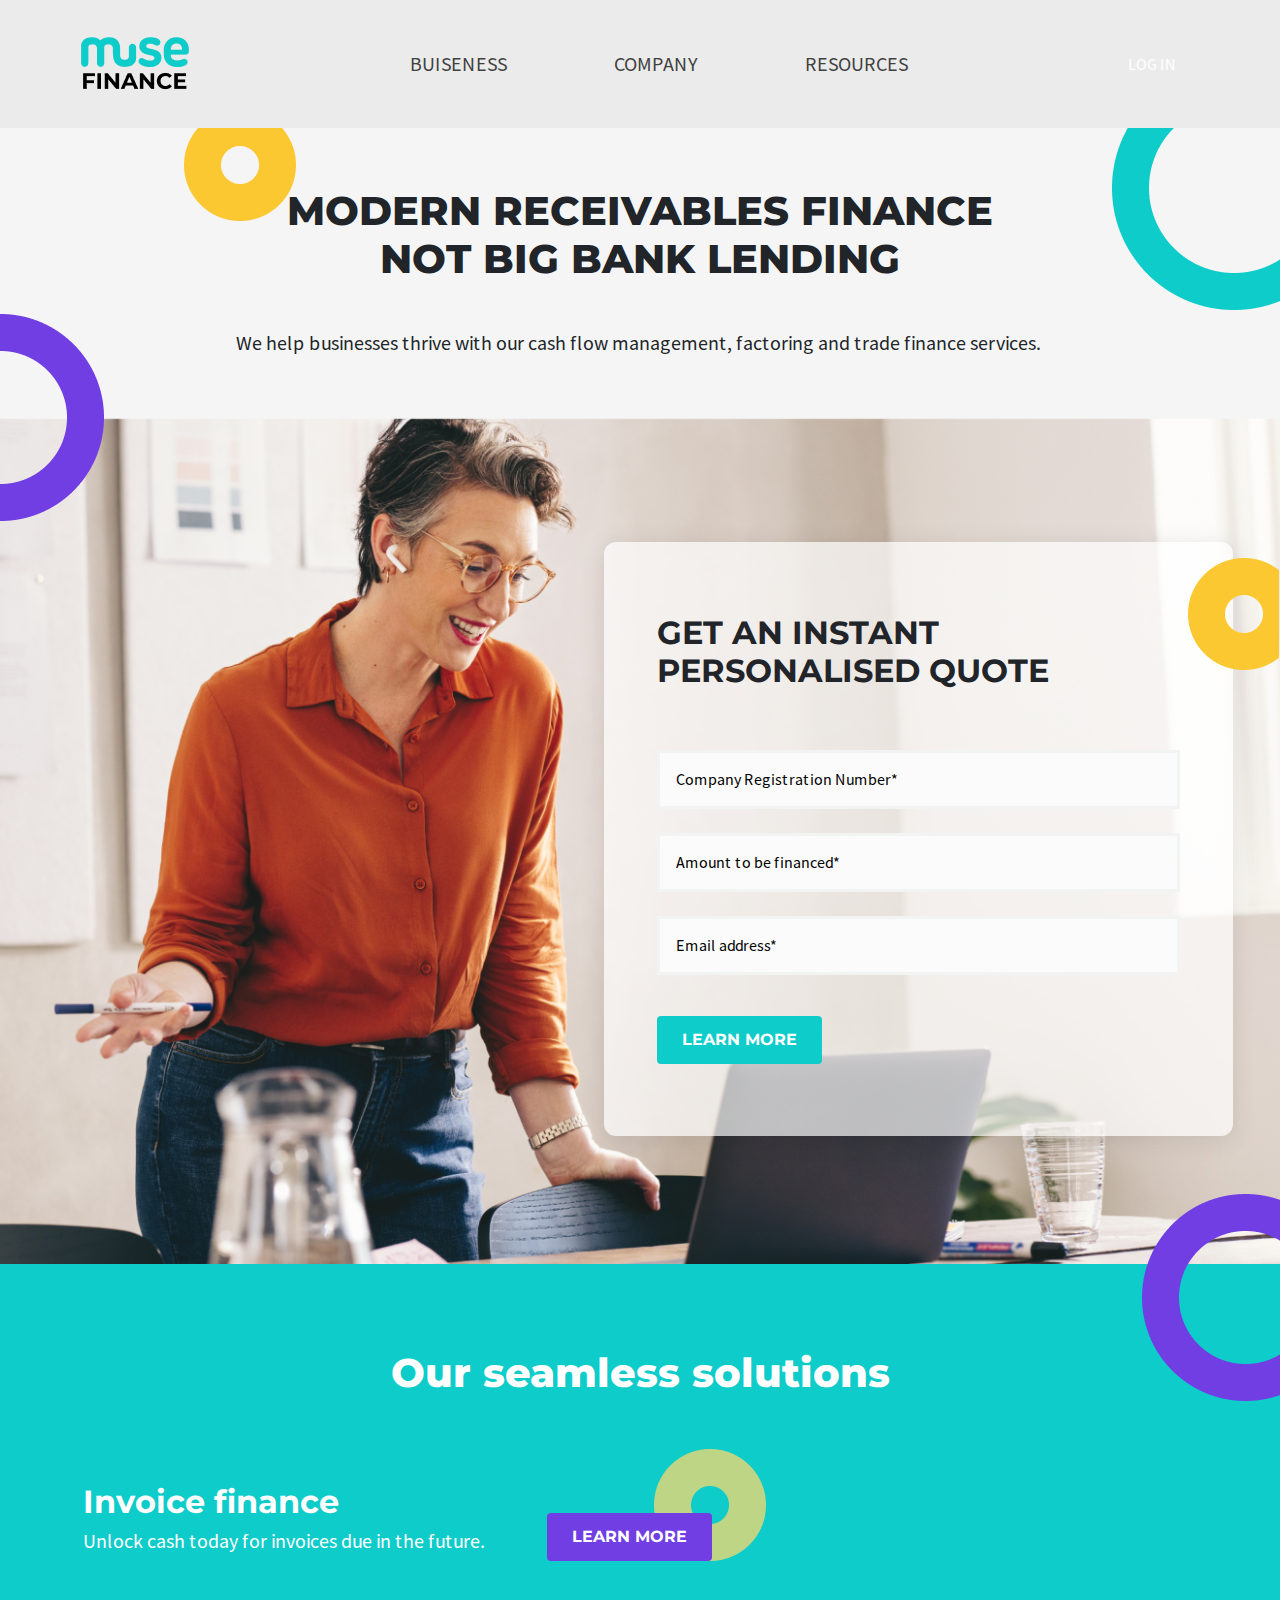
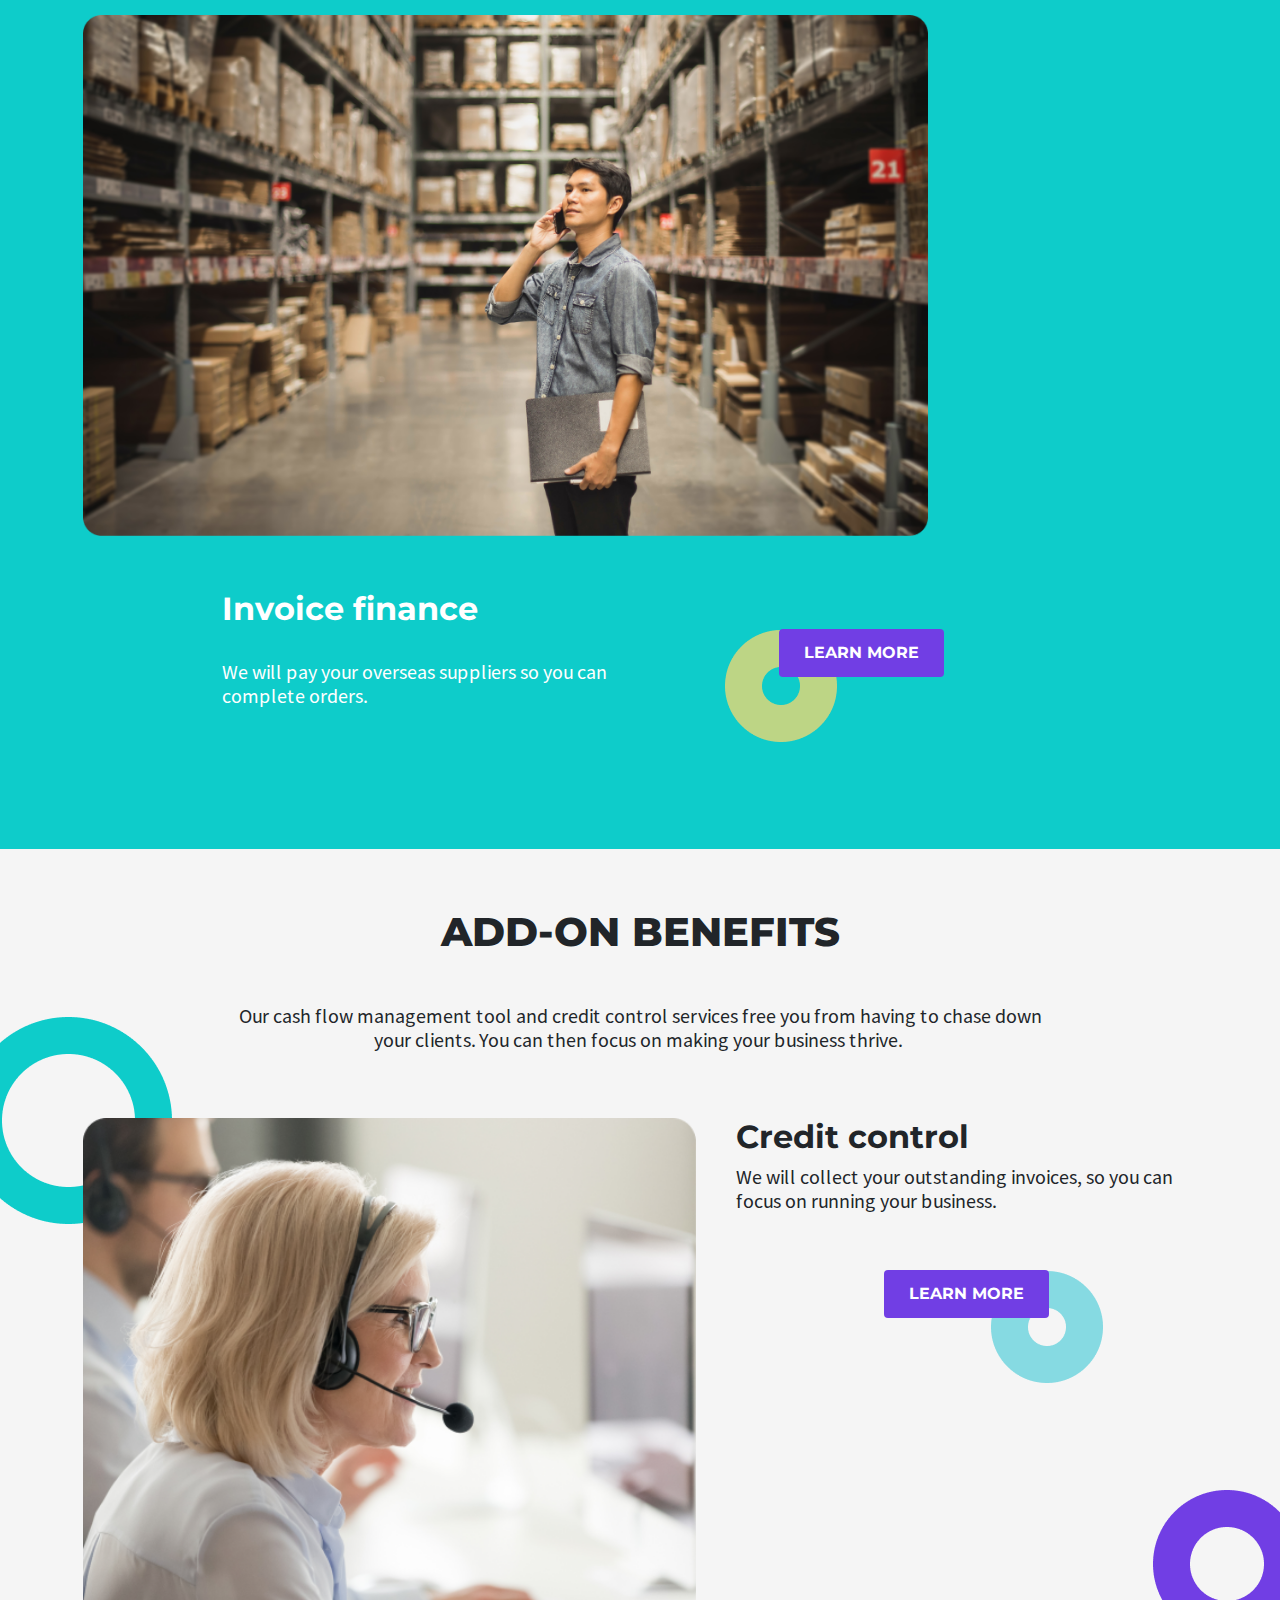
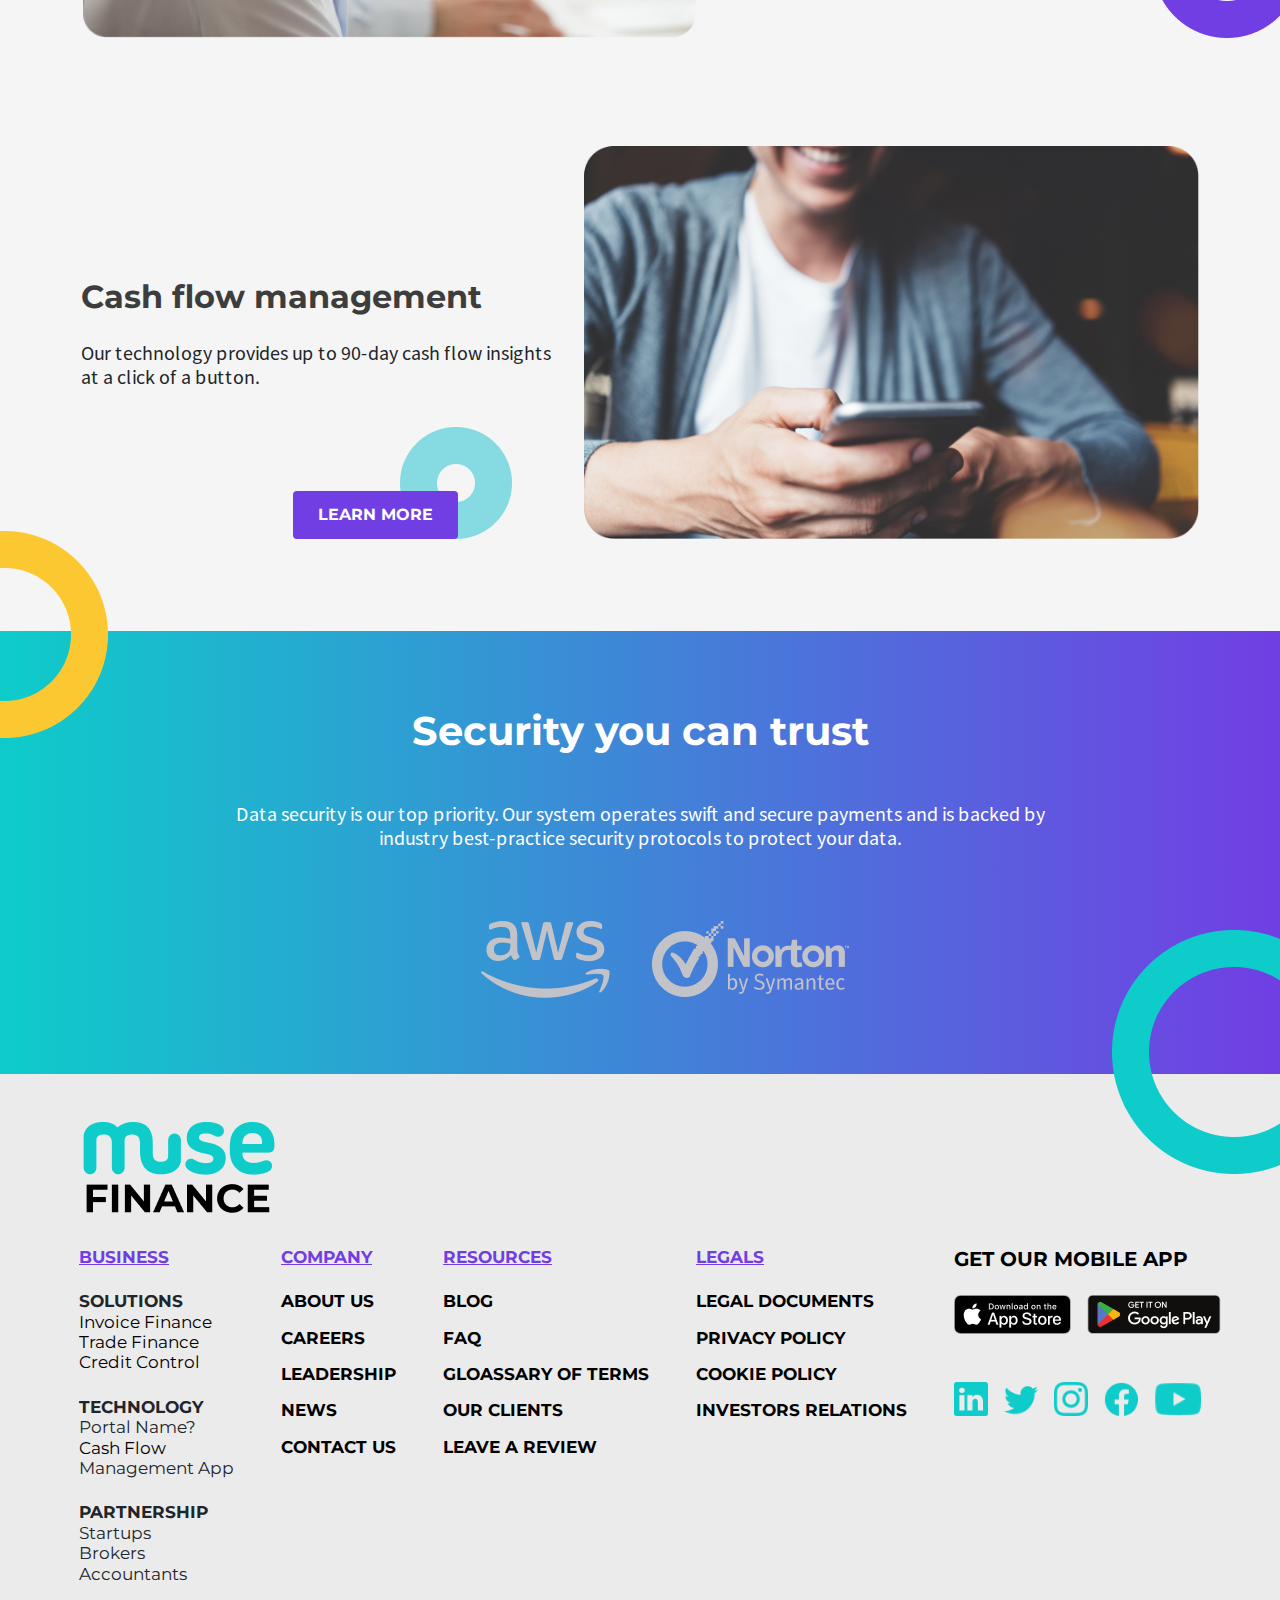
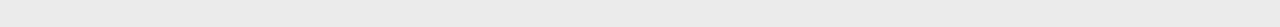
<file: index copy.html>
<!DOCTYPE html>
<html lang="en">

<head>
    <meta charset="UTF-8">
    <meta http-equiv="X-UA-Compatible" content="IE=edge">
    <meta name="viewport" content="width=device-width, initial-scale=1.0">
    <link rel="stylesheet" href="./assets/bootstrap/bootstrap.min.css">
    <link rel="stylesheet" href="./assets/css/global.css">
    <link rel="shortcut icon" href="./assets/images/logo.png" type="image/x-icon">
    <title>Home</title>
</head>
<style>
    /* global styles */
a {
  color: #404040;
  text-decoration: none;
}
a:hover {
  text-decoration: none;
  color: #404040;
}

.nav-dropdown ul {
  list-style-type: none;
  padding: 0;
  margin: 0;
  position: relative;
  transition: all 0.4s;
}
.nav-dropdown .level-1 > li {
  float: left;
}
.nav-dropdown .level-1 > li:not(:last-of-type) > a {
  border-right: none;
}
.nav-dropdown .level-1 > li > a {
  display: block;
  font-size: 20px;
  padding: 15px 65px;
}
.nav-dropdown .level-1 > li > a:hover {
color: #0ECCCA;
}
.nav-dropdown .level-1 ul {
  position: absolute;
  white-space: nowrap;
  opacity: 0;
  visibility: hidden;
  z-index: 100;
  box-shadow: 0px 3px 3px -1px rgba(0, 0, 0, 0.2);
  background-color: #fff;
}
.nav-dropdown .level-2 {
  margin-left: 60px;
}
.nav-dropdown .level-1 ul a {
  padding: 15px 40px 15px 15px;
  display: block;
  font-size: 18px;
}
.nav-dropdown .level-1 ul .navLink{
padding-right: 70px;
}
.nav-dropdown .level-1 ul a:hover {
  background-color: #f7f7f7;
}
.nav-dropdown .has-level-2 {
  position: relative;
}
.nav-dropdown .has-level-2 > a {
  padding-right: 42px !important;
}

.nav-dropdown .has-level-2:hover .level-2 {
  opacity: 1;
  visibility: visible;
  transform: translateY(0);
}
.nav-dropdown .level-2 {
  transform: translateY(30px);
}
.nav-dropdown .has-level-3 {
  position: relative;
}
.nav-dropdown .has-level-3 > a {
  padding-right: 42px !important;
}
.nav-dropdown .has-level-3 > a:after {
  content: "";
  top: 50%;
  transform: translateY(-50%);
  right: 15px;
  position: absolute;
  border-style: solid;
  border-width: 6px 0 6px 6px;
  border-color: transparent transparent transparent rgba(64, 64, 64, 0.4);
}
.nav-dropdown .has-level-3:hover .level-3 {
  opacity: 1;
  visibility: visible;
  transform: translateX(0);
}
.nav-dropdown .level-3 {
  top: 0;
  left: 100%;
  transform: translateX(30px);
}
</style>
<body>
    <!-- Header -->
    <header class="header" id="navigation-menu">
        <nav class="navbar">
            <a href="#navigation-menu" class="nav-logo js-anchor-link">
                <img src="./assets/images/logo.png" alt="" srcset="">
            </a>
            <div class="nav-dropdown clearfix">
                <ul class="level-1">

                  <li class="has-level-2">
                    <a href="#">BUISENESS</a>
                    <ul class="level-2">
                        <li class="has-level-3">
                            <a href="#">SOLUTIONS</a>
                            <ul class="level-3">
                              <li><a href="#">INVOICE FINANCE</a></li>
                              <li><a href="#">TRADE FINANCE</a></li>
                              <li><a href="#">INVOICE CHASING</a></li>
                            </ul>
                          </li>
                      <li class="has-level-3">
                        <a href="#">TECHNOLOGY</a>
                        <ul class="level-3">
                          <li><a href="#">CASH FLOW Management APP</a></li>
                        </ul>
                      </li>
                    </ul>
                  </li>
                  <li class="has-level-2">
                    <a href="#">COMPANY</a>
                    <ul class="level-2">
                      <li><a href="#">ABOUT US</a></li>
                      <li><a href="#">CAREER</a></li>
                      <li><a href="#">NEWS</a></li>
                      <li><a href="#">CONTACT US</a></li>
                    </ul>
                  </li>
                  <li class="has-level-2">
                    <a href="#">RESOURCES</a>
                    <ul class="level-2">
                      <li><a class="navLink" href="#">BLOG</a></li>
                    </ul>
                  </li>
                </ul>
              </div>
            <div class="d-lg-block d-md-none d-none d-sm-none">
                <button class="btn btn-custom text-white px-4 py-2">LOG IN</button>
            </div>
            <div class="hamburger">
                <span class="bar"></span>
                <span class="bar"></span>
                <span class="bar"></span>
            </div>
        </nav>
    </header>
    <!-- Header -->

    <!-- Eclipse -->
    <div class="position-relative">
        <img src="./assets/images/after-header-eclipse.png" class="afterheadereclipse" alt="" srcset="">
    </div>
    <!-- Eclipse -->

    <!-- Section  -->
    <section class="home-section-1">
        <div>
            <h1 class="extraBold ttu mb-0 text-center m-auto position-relative">
                <img src="./assets/images/yellow-circle.png" class="h1-cirlce-yellow" alt="" srcset="">
                Modern receivables finance
                Not big bank lending
            </h1>
            <h5 class="mb-0 pt-5 text-center">
                We help businesses thrive with our cash flow management, factoring and trade finance services. 
            </h5>
        </div>
    </section>
    <!-- Section -->
    <!-- Section -->
    <section class="home-section-2 position-relative">
        <img src="./assets/images/purple.png" class="purple-eclipse" alt="" srcset="">
        <div class="home-section-2-inner ms-auto position-relative">
            <img src="./assets/images/yellow-half-circle-right.png" alt="" srcset="">
            <h2 class="bold ttu">Get an instant <br> personalised quote</h1>
                <form action="">
                    <div>
                        <input required placeholder="Company Registration Number*" type="text"
                            class="tt-input tt-input-height w-100 px-3 py-2" name="" id="">
                    </div>
                    <div class="pt-4">
                        <input required placeholder="Amount to be financed*" type="number"
                            class="tt-input tt-input-height w-100 px-3 py-2" name="" id="">
                    </div>
                    <div class="pt-4">
                        <input required placeholder="Email address*" type="email"
                            class="tt-input tt-input-height w-100 px-3 py-2" name="" id="">
                    </div>
                    <div>
                        <button type="button" data-bs-toggle="modal" href="#exampleModalToggle" role="button"
                            class="btn bg-0ECCCA btn-custom text-white px-4 py-2 ttu bold">LEARN
                            MORE</button>
                    </div>
                    <!-- MODAL -->

                    <div class="modal fade" id="exampleModalToggle" aria-hidden="true"
                        aria-labelledby="exampleModalToggleLabel" tabindex="-1">
                        <div class="modal-dialog modal-xl modal-dialog-centered">
                            <div class="modal-content flex-column modal-bg">
                                <!-- <div class="modal-header">
                                    <h5 class="modal-title" id="exampleModalToggleLabel">Modal 1</h5>
                                </div> -->
                                <div class="modal-body p-0">
                                    <h1 class="extraBold text-center text-000 mb-0">YOUR PERSONALISED QUOTE</h1>
                                    <div class="text-center pt-4">
                                        <img class="position-static" src="./assets/images/Subtract.png" alt=""
                                            srcset="">
                                    </div>
                                    <div class="modals-details d-flex justify-content-center">
                                        <div>
                                            <h2 class="extraBold text-000 ">Facility amount: <span
                                                    class=" extraBold text-blue">£200,000</span> </h2>
                                            <h2 class="extraBold text-000  pt-4">Minimum period: <span
                                                    class=" extraBold text-blue">12 MONTHS</span> </h2>
                                            <h2 class="extraBold text-000  pt-4">Prepayment percentage: <span
                                                    class=" extraBold text-blue"> 90%</span> </h2>
                                            <h2 class="extraBold text-000  pt-4">Bundled service fee:<span
                                                    class=" extraBold text-blue"> 2.95%</span> </h2>
                                            <p class="mb-0">
                                                Charged as a percentage of notified invoice value & bad debt protection
                                            </p>
                                            <div>
                                                <button type="button" class="btn btn-primary btn-purple medium ">ACCEPT
                                                    OFFER</button>
                                            </div>
                                        </div>
                                    </div>
                                </div>
                            </div>
                        </div>
                    </div>

                    <!-- MODAL -->
                </form>
        </div>
    </section>
    <!-- Section -->

    <!-- Section -->

    <section class="home-section-3 position-relative">
        <img src="./assets/images/right-purple.png" class="purple-eclipse-right" alt="" srcset="">
        <h1 class="extraBold text-white text-center mb-0">Our seamless solutions</h1>
        <div class="row w-100 invoice-finance-row align-items-end">
            <div class="col-lg-5">
                <h2 class=" text-white bold">Invoice finance</h2>
                <h5 class="text-white">Unlock cash today for invoices due in the future.</h5>
            </div>
            <div class="col-lg-5">
                <div>
                    <button type="button"
                        class="btn bg-713EE4 position-relative  btn-custom  text-white px-4 py-2 ttu bold">
                        <img class="btn-custom-eclipse" src="./assets/images/blue-yellow.png" alt="" srcset="">
                        LEARN MORE</button>
                </div>
            </div>
        </div>
        <div class="row w-100 home-section-3-row">
            <div class="seamless-solution-col">
                <img src="./assets/images/seamless-solution.png" class="seamless-solution w-100" alt="" srcset="">
            </div>
        </div>
        <div class="home-section-4-row">
            <div class="col-lg-9 m-auto p-0">
                <div class="row w-100 justify-content-between  align-items-center mb-5">
                    <div class="col-lg-7">
                        <h2 class=" text-white bold">Invoice finance</h2>
                        <h5 class="text-white pt-4">We will pay your overseas suppliers so you can complete orders.</h5>
                    </div>
                    <div class="col-lg-4">
                        <div>
                            <button type="button"
                                class="btn bg-713EE4 position-relative  btn-custom  text-white px-4 py-2 ttu bold">
                                <img class="btn-custom-eclipse" src="./assets/images/blue-yellow.png" alt="" srcset="">
                                LEARN MORE</button>
                        </div>
                    </div>
                </div>
            </div>
        </div>
    </section>
    <!-- Section -->
    <!-- Section  -->
    <section class="home-section-1">
        <div>
            <h1 class="extraBold ttu mb-0 text-center m-auto position-relative">
                Add-on benefits
            </h1>
            <h5 class="mb-0 pt-5 text-center home-benefits-p m-auto text-center">
                Our cash flow management tool and credit control services free you from having to chase down your
                clients. You can then focus on making your business thrive. 

            </h5>
        </div>
    </section>
    <!-- Section  -->

    <!-- Section -->
    <section class="home-section-4 position-relative">
        <div class="d-flex flex-wrap w-100 ">
            <div class="credit-control-left-col position-relative">
                <img src="./assets/images/credit-left-circle.png" class="credit-left-circle" alt="" srcset="">
                <img src="./assets/images/credit-control.png" class="credit-control-image" alt="" srcset="">
            </div>
            <div class="credit-control-right-col">
                <h2 class="bold">Credit control</h4>
                    <h5>
                        We will collect your outstanding invoices, so you can focus on running your business.
                    </h5>
                    <div class=" text-center">
                        <button type="button "
                            class="btn bg-713EE4  home-section-4-cc position-relative  btn-custom  text-white px-4 py-2 ttu bold">
                            <img class="btn-custom-eclipse" src="./assets/images/dim-light-blue.png" alt="" srcset="">
                            LEARN MORE</button>
                    </div>
            </div>
        </div>
        <img src="./assets/images/credit-control-home.png" class="credit-control-home" alt="" srcset="">
    </section>

    <!-- Section -->
    <!-- Section -->
    <section class="home-section-5">
        <div class="d-flex flex-wrap w-100 align-items-end">
            <div class="cash-flow-left-col">
                <div>
                    <h2 class="bold mb-0 pb-4 text-3D3D3D">Cash flow management</h2>
                    <h5 class="mt-0">
                        Our technology provides up to 90-day cash flow insights at a click of a button.
                    </h5>
                    <div class="text-lg-end text-center text-sm-center pe-lg-5 mt-3 me-lg-5">
                        <button type="button"
                            class="btn bg-713EE4 position-relative  btn-custom  text-white px-4 py-2 ttu bold">
                            <img class="btn-custom-eclipse" src="./assets/images/dim-light-blue.png" alt="" srcset="">
                            LEARN MORE</button>
                    </div>
                </div>
            </div>
            <div class="cash-flow-right-col position-relative">
                <img src="./assets/images/cash-flow.png" class="credit-control-image" alt="" srcset="">
            </div>
        </div>
    </section>

    <!-- Section -->


    <!-- Section -->

    <section class="home-last-sec position-relative">
        <img src="./assets/images/half-left-yellow.png" class="half-left-yellow" alt="" srcset="">
        <img src="./assets/images/after-header-eclipse.png" class="half-right-blue" alt="" srcset="">
        <h1 class="bold text-white text-center">Security you can trust</h1>
        <h5 class="mb-0 text-center  text-white m-auto">
            Data security is our top priority. Our system operates swift and secure payments and is backed by industry
            best-practice security protocols to protect your data.
        </h5>
        <div class="logos-home-last-sec justify-content-center row align-items-center">
            <div class="col-lg-2 col-md-3 col-sm-5 col-5 text-center"> <img src="./assets/images/aws-2 1.png" alt=""
                    srcset=""></div>
            <div class="col-lg-2 col-md-3 col-sm-5 col-5 text-center">
                <img src="./assets/images/norton-antivirus-logo 1.png" alt="" srcset="">
            </div>
        </div>
    </section>

    <!-- Section -->

    <!-- Footer -->
    <footer class="">
        <img src="./assets/images/footer-logo.png" class="footer-logo" alt="" srcset="">
        <div class="d-flex flex-wrap footer-row justify-content-between mt-4">
            <div class="footer-col">
                <h5 class="text-713EE4 regular mb-0 bold tdu">BUSINESS</h5>
                <div class="pt-4">
                    <h5 class=" mb-0 bold ">SOLUTIONS</h5>
                    <a  class="text-000" href="./invoice-finance.html" class="tdn">
                        <h5 class="regular mb-0">Invoice Finance</h5>
                    </a>
                    <a class="text-000" href="./tradefinace.html" class="tdn">
                        <h5 class="regular mb-0">Trade Finance</h5>
                    </a>
                    <a class="text-000" href="./credit-control.html" class="tdn">
                        <h5 class="regular mb-0">Credit Control</h5>
                    </a>
                </div>
                <div class="pt-4">
                    <h5  class=" mb-0 bold ">TECHNOLOGY</h5>
                    <h5 class="regular mb-0">Portal Name?</h5>
                    <a  class="text-000" href="./cashflow.html" class="tdn">
                        <h5 class="regular mb-0">Cash Flow</h5>
                    </a>
                    <h5 class="regular mb-0">Management App</h5>
                </div>
                <div class="pt-4">
                    <h5 class=" mb-0 bold ">PARTNERSHIP</h5>
                    <h5 class="regular mb-0">Startups</h5>
                    <h5 class="regular mb-0">Brokers</h5>
                    <h5 class="regular mb-0">Accountants</h5>
                </div>
            </div>
            <div class="footer-col">
                <h5 class="text-713EE4 regular mb-0 bold tdu">COMPANY</h5>
                <a href="./about.html" class="tdn">
                    <h5 class=" mb-0 bold text-000 pt-4 ">ABOUT US</h5>
                </a>
                <a href="./Careerdatabase.html" class="tdn">

                    <h5 class=" mb-0 bold text-000 pt-3 ">CAREERS</h5>
                </a>

                <h5 class=" mb-0 bold text-000 pt-3 ">LEADERSHIP</h5>
                <h5 class=" mb-0 bold text-000 pt-3 ">NEWS</h5>
                <a href="./contact-us.html" class="tdn">
                    <h5 class=" mb-0 bold text-000 pt-3 ">CONTACT US</h5>
                </a>
            </div>
            <div class="footer-col">
                <h5 class="text-713EE4 regular mb-0 bold tdu">RESOURCES</h5>
                <a href="./article.html" class="tdn">
                    <h5 class=" mb-0 bold text-000 pt-4 ">BLOG</h5>
                </a>
                <h5 class=" mb-0 bold text-000 pt-3 ">FAQ</h5>
                <h5 class=" mb-0 bold text-000 pt-3 ">GLOASSARY OF TERMS</h5>
                <h5 class=" mb-0 bold text-000 pt-3 ">OUR CLIENTS</h5>
                <h5 class=" mb-0 bold text-000 pt-3 ">LEAVE A REVIEW </h5>
            </div>
            <div class="footer-col">
                <h5 class="text-713EE4 regular mb-0 bold tdu">LEGALS</h5>
                <h5 class=" mb-0 bold text-000 pt-4 ">LEGAL DOCUMENTS</h5>
                <h5 class=" mb-0 bold text-000 pt-3 ">PRIVACY POLICY</h5>
                <h5 class=" mb-0 bold text-000 pt-3 ">COOKIE POLICY</h5>
                <a href="./investor-relation.html" class="tdn">

                    <h5 class=" mb-0 bold text-000 pt-3 ">INVESTORS RELATIONS</h5>
                </a>

            </div>
            <!-- <div class="footer-col">
                <h5 class="text-713EE4 regular mb-0 bold tdu">LEGALS</h5>
                <h5 class=" mb-0 bold text-000 pt-4 ">LEGAL DOCUMENTS</h5>
                <h5 class=" mb-0 bold text-000 pt-3 ">PRIVACY POLICY</h5>
                <h5 class=" mb-0 bold text-000 pt-3 ">COOKIE POLICY</h5>
            </div> -->
            <div class="footer-col-last">
                <h5 class=" mb-0 bold text-000">GET OUR MOBILE APP</h5>
                <div class="d-flex pt-4">
                    <img src="./assets/images/appstore.png" alt="" srcset="">
                    <img class="ps-3" src="./assets/images/googleplay.png" alt="" srcset="">
                </div>
                <div class="pt-5 d-flex">
                    <img src="./assets/images/linkedin.png" alt="" height="34" srcset="">
                    <img src="./assets/images/twitter.png" class="ps-3" alt="" height="34" srcset="">
                    <img src="./assets/images/instagram.png" class="ps-3" alt="" height="34" srcset="">
                    <img src="./assets/images/facebook.png" class="ps-3" alt="" height="34" srcset="">
                    <img src="./assets/images/youtube.png" class="ps-3" alt="" height="34" srcset="">
                </div>

            </div>
        </div>
    </footer>
    <!-- Footer -->

</body>
<script src="./assets/bootstrap/bootstrap.bundle.min.js"></script>
<script src="./assets/js/global.js"></script>

</html>
</file>
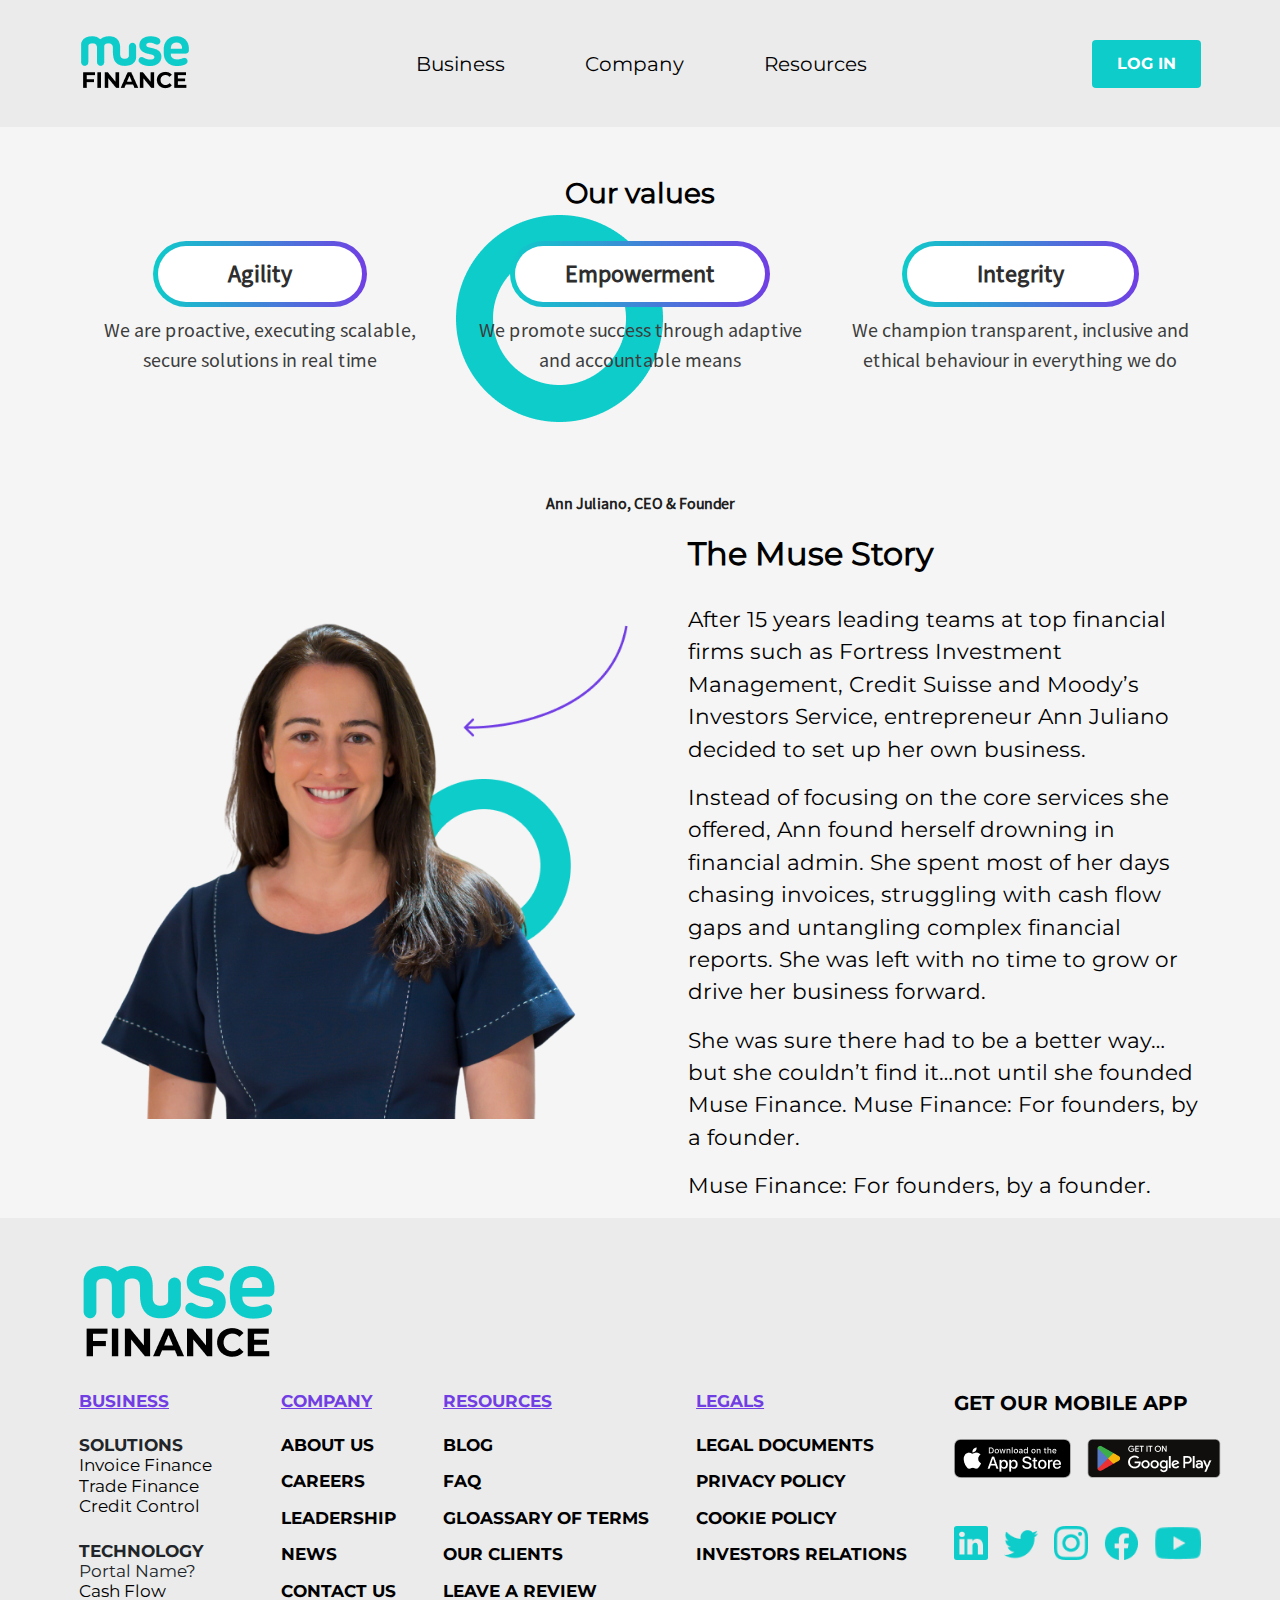
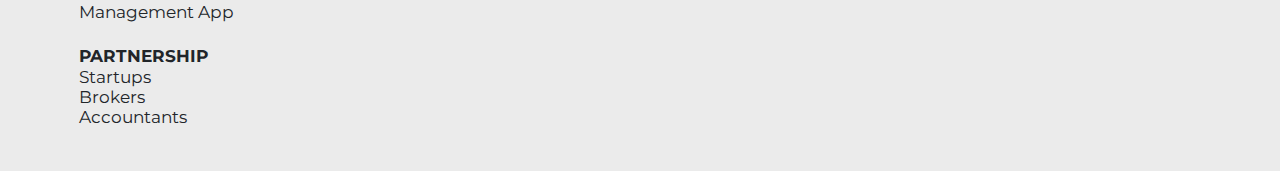
<file: investor-relation.html>
<!DOCTYPE html>
<html lang="en">

<head>
    <meta charset="UTF-8">
    <meta http-equiv="X-UA-Compatible" content="IE=edge">
    <meta name="viewport" content="width=device-width, initial-scale=1.0">
    <link rel="stylesheet" href="./assets/bootstrap/bootstrap.min.css">
    <link rel="stylesheet" href="./assets/css/global.css">
    <link rel="shortcut icon" href="./assets/images/logo.png" type="image/x-icon">
    <title>Investor Relation</title>
</head>

<body>
    <!-- Header -->
    <header class="header" id="navigation-menu">
        <nav class="navbar">
            <a href="/" class="nav-logo js-anchor-link">
                <img src="./assets/images/logo.png" alt="" srcset="">
            </a>
            <ul class="nav-menu p-0 mb-0">
                <li class="nav-item">
                    <a href="#navigation-menu" class="nav-link p-0 js-anchor-link">Business</a>
                </li>
                <li class="nav-item">
                    <a href="#myskillstext" class="nav-link p-0 js-anchor-link">Company</a>
                </li>
                <li class="nav-item">
                    <a href="#myservices" class="nav-link p-0 js-anchor-link">Resources</a>
                </li>
                <li class="nav-item d-lg-none d-md-block d-sm-block">
                    <button class="btn btn-custom text-white px-4 bg-0ECCCA bold py-2">LOG IN</button>
                </li>
            </ul>
            <div class="d-lg-block d-md-none d-none d-sm-none">
                <button class="btn bold btn-custom text-white px-4 bg-0ECCCA  py-2">LOG IN</button>
            </div>
            <div class="hamburger">
                <span class="bar"></span>
                <span class="bar"></span>
                <span class="bar"></span>
            </div>
        </nav>
    </header>
    <!-- Header -->

    <!-- Investor Relation Section -->
    <h3 class="IR-value-heading">Our values</h3>

    <div class="container-lg">
        <div class="row">
            <div class="col-lg-4 col-md-6 col-sm-12 col-12 our-value-col">
                <img class="IR-bg-img" src="assets/images/credit-left-circle.png" alt="elispe 4 not showing">
                <button class="IR-Agility-btn-one">Agility</button>
                <p class="IR-text mt-2">We are proactive, executing scalable, secure solutions in real time</p>
            </div>
            <div class="col-lg-4 col-md-6 col-sm-12 col-12 our-value-col">
                <button class="IR-Agility-btn-two">Empowerment</button>
                <p class="IR-text mt-2">We promote success through adaptive and accountable means</p>
            </div>
            <div class="col-lg-4 col-md-6 col-sm-12 col-12 our-value-col">
                <button class="IR-Agility-btn">Integrity</button>
                <p class="IR-text mt-2">We champion transparent, inclusive and ethical behaviour in everything we do</p>
            </div>
        </div>
    </div>

    <div class="container-lg IR-founder-section">
        <div class="row d-flex justify-content-center align-items-center">
            <p class="IR-founder-name">Ann Juliano, CEO & Founder</p>
            <div class="col-lg-6">
                <img class="img-fluid" src="assets/images/Group 76.png" alt="Ceo picture not showing">
            </div>
            <div class="col-lg-6 ps-lg-5 ps-md-3 ps-3 ps-sm-3">
                <h2 class="IR-Mouse-story-heading">The Muse Story</h2>
                <p class="IR-Mouse-story-text">After 15 years leading teams at top financial firms such as Fortress
                    Investment Management, Credit Suisse and Moody’s Investors Service, entrepreneur Ann Juliano decided
                    to set up her own business.
                </p>
                <p class="IR-Mouse-story-text">
                    Instead of focusing on the core services she offered, Ann found herself drowning in financial admin.
                    She spent most of her days chasing invoices, struggling with cash flow gaps and untangling complex
                    financial reports. She was left with no time to grow or drive her business forward. 
                </p>
                <p class="IR-Mouse-story-text">
                    She was sure there had to be a better way…but she couldn’t find it…not until she founded Muse
                    Finance.
                    Muse Finance: For founders, by a founder.

                </p>
                <p class="IR-Mouse-story-text">Muse Finance: For founders, by a founder.</p>
            </div>
        </div>
    </div>
    <!-- Investor Relation Section -->

    <!-- Footer -->
    <footer class="">
        <img src="./assets/images/footer-logo.png" class="footer-logo" alt="" srcset="">
        <div class="d-flex flex-wrap footer-row justify-content-between mt-4">
            <div class="footer-col">
                <h5 class="text-713EE4 regular mb-0 bold tdu">BUSINESS</h5>
                <div class="pt-4">
                    <h5 class=" mb-0 bold ">SOLUTIONS</h5>
                    <a  class="text-000" href="./invoice-finance.html" class="tdn">
                        <h5 class="regular mb-0">Invoice Finance</h5>
                    </a>
                    <a class="text-000" href="./tradefinace.html" class="tdn">
                        <h5 class="regular mb-0">Trade Finance</h5>
                    </a>
                    <a class="text-000" href="./credit-control.html" class="tdn">
                        <h5 class="regular mb-0">Credit Control</h5>
                    </a>
                </div>
                <div class="pt-4">
                    <h5  class=" mb-0 bold ">TECHNOLOGY</h5>
                    <h5 class="regular mb-0">Portal Name?</h5>
                    <a  class="text-000" href="./cashflow.html" class="tdn">
                        <h5 class="regular mb-0">Cash Flow</h5>
                    </a>
                    <h5 class="regular mb-0">Management App</h5>
                </div>
                <div class="pt-4">
                    <h5 class=" mb-0 bold ">PARTNERSHIP</h5>
                    <h5 class="regular mb-0">Startups</h5>
                    <h5 class="regular mb-0">Brokers</h5>
                    <h5 class="regular mb-0">Accountants</h5>
                </div>
            </div>
            <div class="footer-col">
                <h5 class="text-713EE4 regular mb-0 bold tdu">COMPANY</h5>
                <a href="./about.html" class="tdn">
                    <h5 class=" mb-0 bold text-000 pt-4 ">ABOUT US</h5>
                </a>
                <a href="./Careerdatabase.html" class="tdn">

                    <h5 class=" mb-0 bold text-000 pt-3 ">CAREERS</h5>
                </a>

                <h5 class=" mb-0 bold text-000 pt-3 ">LEADERSHIP</h5>
                <h5 class=" mb-0 bold text-000 pt-3 ">NEWS</h5>
                <a href="./contact-us.html" class="tdn">
                    <h5 class=" mb-0 bold text-000 pt-3 ">CONTACT US</h5>
                </a>
            </div>
            <div class="footer-col">
                <h5 class="text-713EE4 regular mb-0 bold tdu">RESOURCES</h5>
                <a href="./article.html" class="tdn">
                    <h5 class=" mb-0 bold text-000 pt-4 ">BLOG</h5>
                </a>
                <h5 class=" mb-0 bold text-000 pt-3 ">FAQ</h5>
                <h5 class=" mb-0 bold text-000 pt-3 ">GLOASSARY OF TERMS</h5>
                <h5 class=" mb-0 bold text-000 pt-3 ">OUR CLIENTS</h5>
                <h5 class=" mb-0 bold text-000 pt-3 ">LEAVE A REVIEW </h5>
            </div>
            <div class="footer-col">
                <h5 class="text-713EE4 regular mb-0 bold tdu">LEGALS</h5>
                <h5 class=" mb-0 bold text-000 pt-4 ">LEGAL DOCUMENTS</h5>
                <h5 class=" mb-0 bold text-000 pt-3 ">PRIVACY POLICY</h5>
                <h5 class=" mb-0 bold text-000 pt-3 ">COOKIE POLICY</h5>
                <a href="./investor-relation.html" class="tdn">

                    <h5 class=" mb-0 bold text-000 pt-3 ">INVESTORS RELATIONS</h5>
                </a>

            </div>
            <!-- <div class="footer-col">
                <h5 class="text-713EE4 regular mb-0 bold tdu">LEGALS</h5>
                <h5 class=" mb-0 bold text-000 pt-4 ">LEGAL DOCUMENTS</h5>
                <h5 class=" mb-0 bold text-000 pt-3 ">PRIVACY POLICY</h5>
                <h5 class=" mb-0 bold text-000 pt-3 ">COOKIE POLICY</h5>
            </div> -->
            <div class="footer-col-last">
                <h5 class=" mb-0 bold text-000">GET OUR MOBILE APP</h5>
                <div class="d-flex pt-4">
                    <img src="./assets/images/appstore.png" alt="" srcset="">
                    <img class="ps-3" src="./assets/images/googleplay.png" alt="" srcset="">
                </div>
                <div class="pt-5 d-flex">
                    <img src="./assets/images/linkedin.png" alt="" height="34" srcset="">
                    <img src="./assets/images/twitter.png" class="ps-3" alt="" height="34" srcset="">
                    <img src="./assets/images/instagram.png" class="ps-3" alt="" height="34" srcset="">
                    <img src="./assets/images/facebook.png" class="ps-3" alt="" height="34" srcset="">
                    <img src="./assets/images/youtube.png" class="ps-3" alt="" height="34" srcset="">
                </div>

            </div>
        </div>
    </footer>
    <!-- Footer -->

</body>
<script src="./assets/bootstrap/bootstrap.bundle.min.js"></script>
<script src="./assets/js/global.js"></script>

</html>
</file>
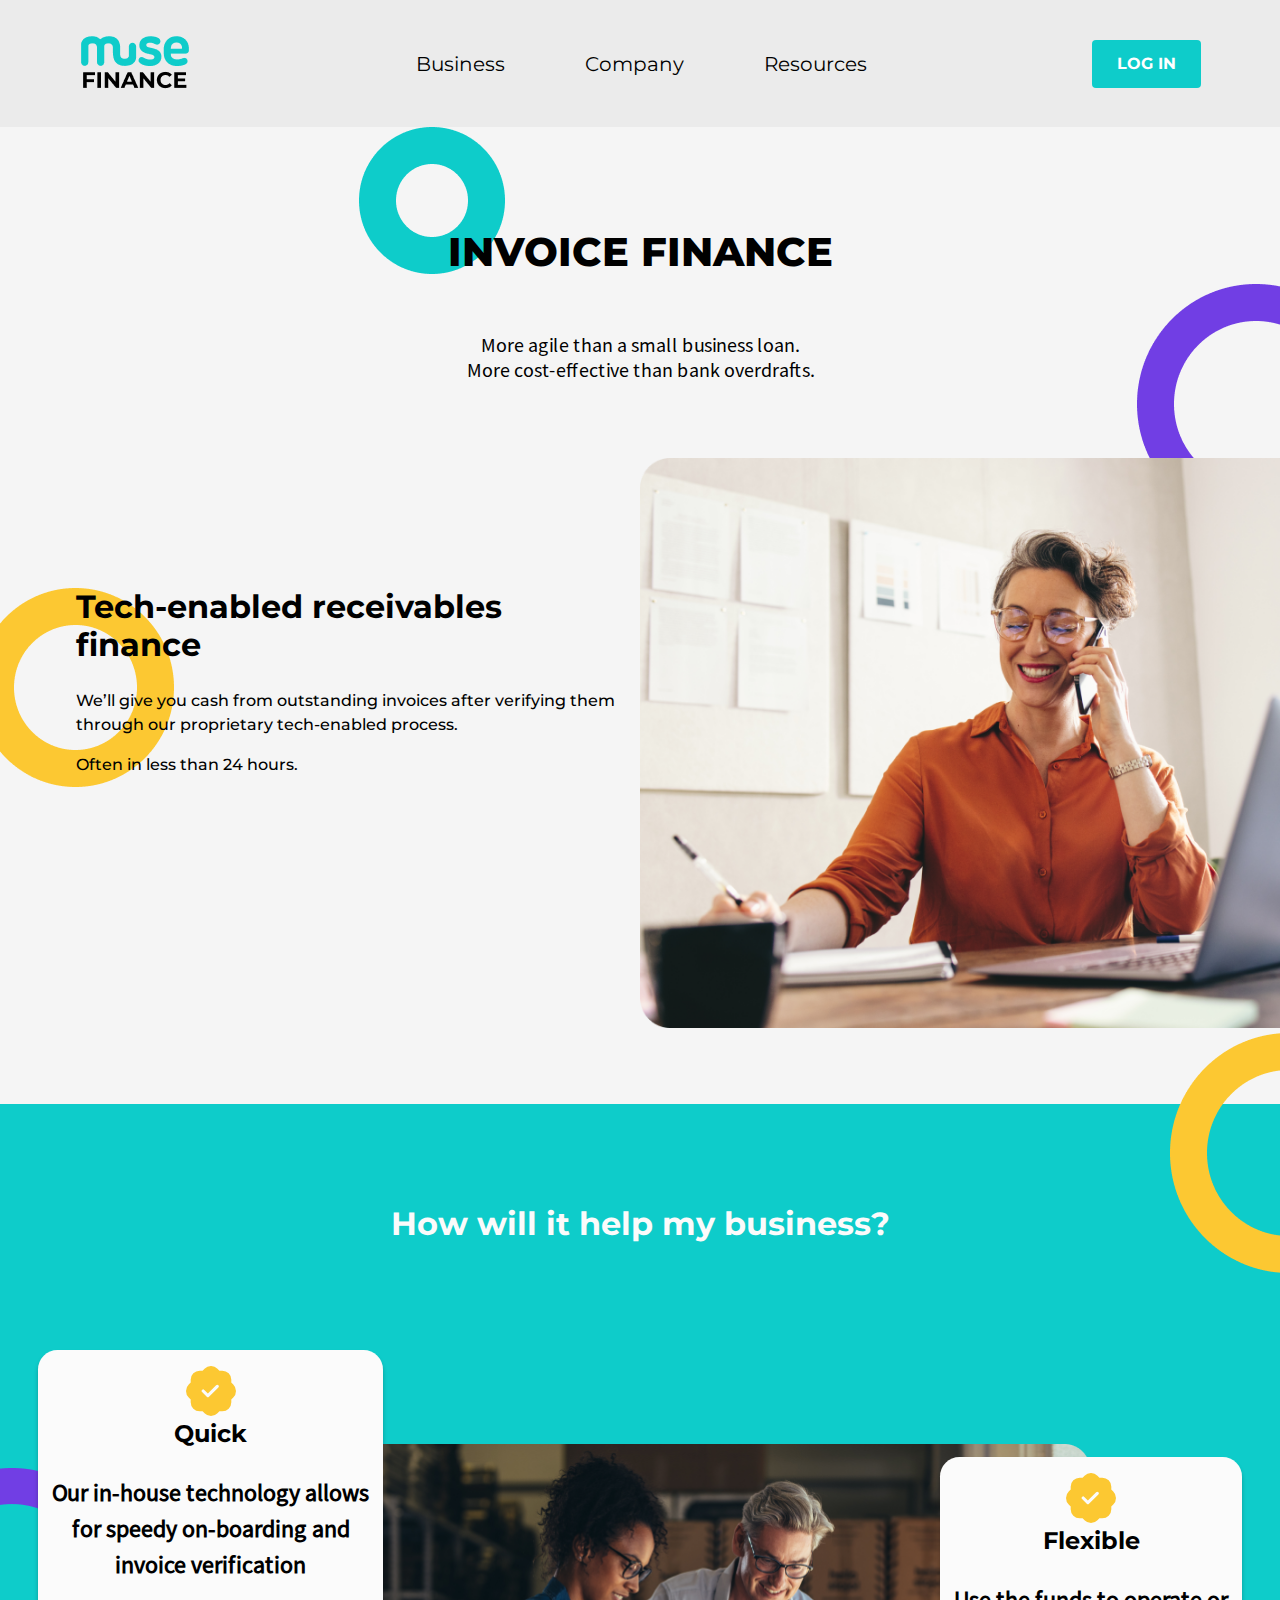
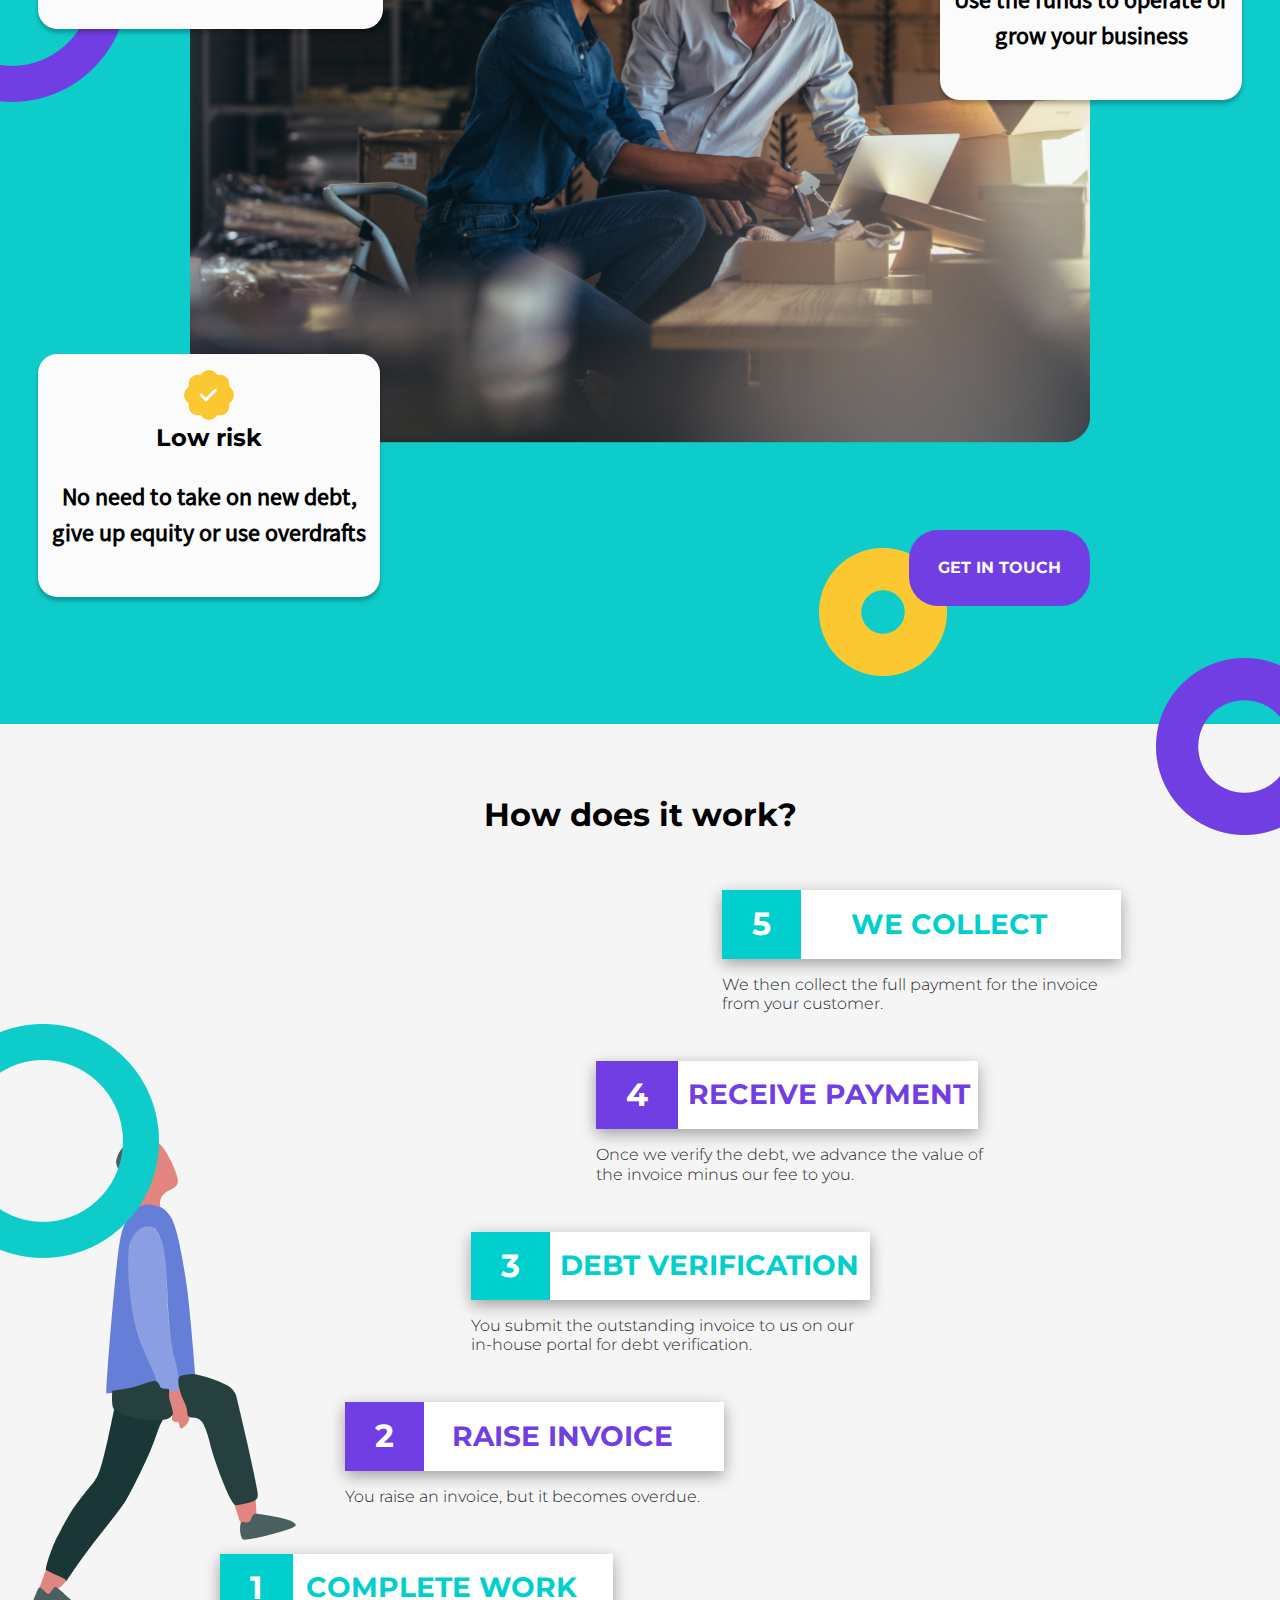
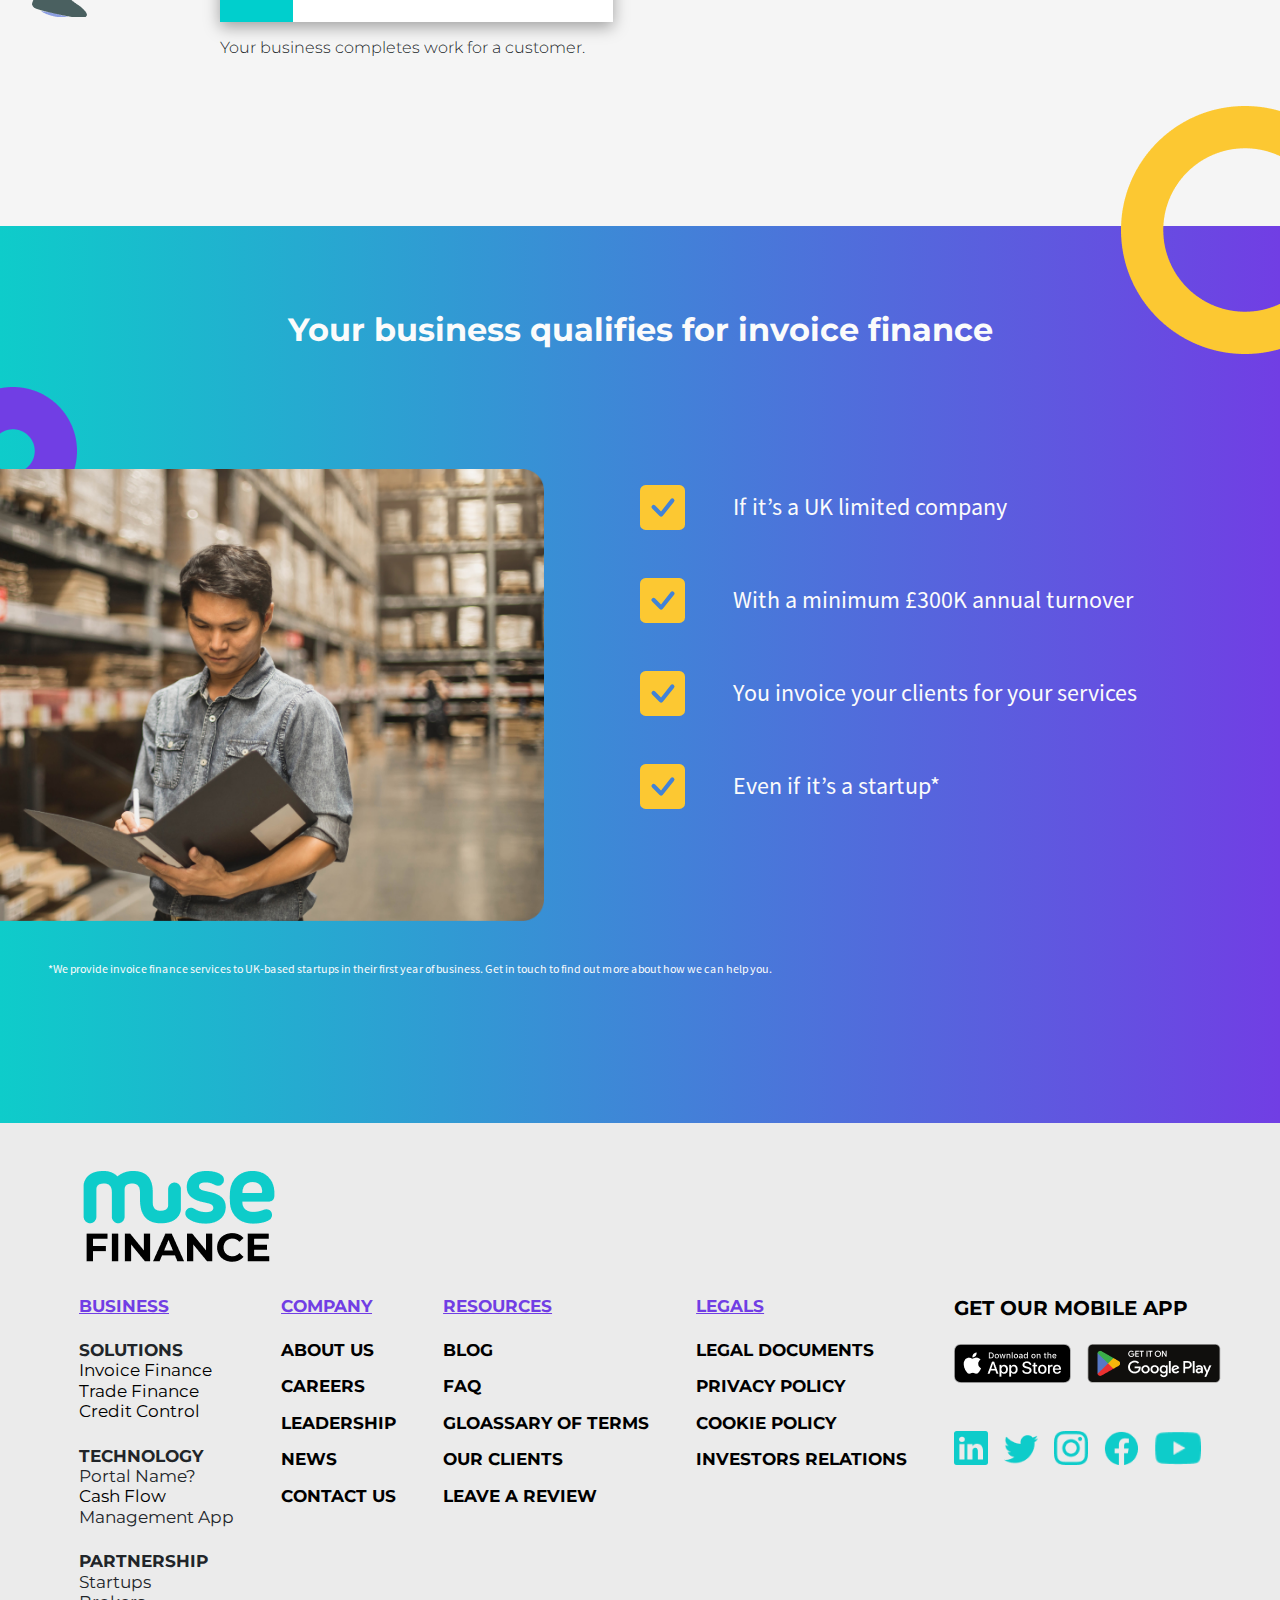
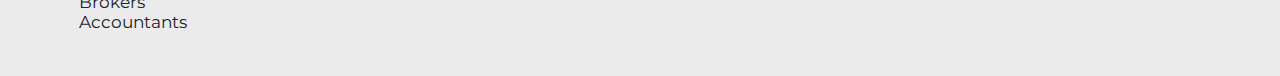
<file: invoice-finance.html>
<!DOCTYPE html>
<html lang="en">

<head>
    <meta charset="UTF-8">
    <meta http-equiv="X-UA-Compatible" content="IE=edge">
    <meta name="viewport" content="width=device-width, initial-scale=1.0">
    <link rel="stylesheet" href="./assets/bootstrap/bootstrap.min.css">
    <link rel="stylesheet" href="./assets/css/global.css">
    <link rel="shortcut icon" href="./assets/images/logo.png" type="image/x-icon">
    <title>Invoice Finance</title>
</head>
<style>
    /* Solution invoice finance Page Css  */

    /* Solution invoice finance   */

    .solution-invoice {
        padding-top: 101px;
    }

    .solution-invoice-h1 {
        text-transform: uppercase;
        color: #000000;
    }

    .solution-invoice-2 {
        padding-top: 48px;
        color: #000000;
        font-size: 20px;
        line-height: 25px;
    }

    .invoice-padding {
        padding: 76px 0px;
    }

    .invoice-h2 {
        color: #000000;
    }

    .invoice-p-l {
        padding: 165px 0px 0px 100px;
    }

    .invoice-para {
        color: #000000;
    }

    /* Solution invoice finance   */

    /*Solution invoice blue  */
    .invoice-blue-main {
        background: #0eccca;
        padding: 101px 0px 200px;
    }

    .invoice-blue-h2 {
        color: #fbfbfb;
    }

    .invoice-blue {
        margin: auto;
        max-width: 900px;
        margin-top: 200px;
        margin-bottom: 81px;
    }

    .invoice-card1,
    .invoice-card2,
    .invoice-card3 {
        background: #fbfbfb;
        box-shadow: 0px 4px 4px rgba(0, 0, 0, 0.25);
        border-radius: 19.3944px;
        width: fit-content;
        z-index: 1;
    }

    .invoice-card1 {
        left: -152px;
        top: -94px;
    }

    .invoice-card2 {
        right: -152px;
        top: 13px;
    }

    .invoice-card3 {
        left: -152px;
        bottom: -154px;
    }

    .invoice-title {
        color: #000000;
    }

    .invoice-body {
        color: #000000;
        padding: 14px;
    }

    .invoice-blue-btn {
        float: right;
        margin-top: 87px;
        z-index: 1;
    }

    .invoice-blue-btn button {
        background-color: #713ee4;
        border: #713ee4;
        border-radius: 29px;
        color: #fbfbfb;
        padding: 26px 29px;
    }

    /*Solution invoice blue  */

    .invoice-full {
        padding: 72px 13px;
    }

    .invoice-full-h2 {
        color: #000000;
    }

    .invoice-clr-full {
        padding: 85px 0px 130px;
        background: linear-gradient(90deg, #0eccca 0%, #713ee4 100%);
    }

    .invoice-clr-p {
        padding: 112px 0px 40px;
    }

    .invoice-right-text {
        color: #fbfbfb;
    }

    .invoice-6 {
        left: -90px;
        top: 18px;
        z-index: -1;
    }

    .invoice-1 {
        top: 0;
        left: 500px;
        z-index: -1;
    }

    .invoice-2 {
        left: 0;
        z-index: -1;
    }

    .invoice-3 {
        right: 0;
        z-index: -1;
    }

    .invoice-4 {
        right: 0;
        top: -71px;
    }

    .invoice-7 {
        right: 0;
        bottom: -111px;
    }

    .invoice-body p {
        font-size: 24px;
        font-weight: 700;
    }

    .invoice-clr-para {
        color: #fbfbfb;
        font-size: 16px;
        line-height: 16px;
    }

    .invoice-8 {
        z-index: 1;
        top: 161px;
    }

    .invoice-index {
        z-index: 2;
    }

    .invoice-9 {
        right: 0;
        top: -120px;
    }

    .invoice-5 {
        top: 340px;
    }

    .invoice-tf-stp {
        box-shadow: rgba(0, 0, 0, 0.35) 0px 5px 15px;
        width: fit-content;
    }

    .invoice-tf-stp .invoice-tf-number {
        background-color: #00cfcd;
        padding: 15px 30px;
    }

    .invoice-tf-stp .invoice-tf-text {
        color: #00cfcd;
        padding: 15px 10px;
        width: 320px;
        white-space: nowrap;
        text-align: center;
    }

    .invoice-tf-stp .invoice-tf-number-purple {
        background-color: #713ee4;
        padding: 15px 30px;
    }

    .invoice-tf-text-purple {
        color: #713ee4;
        padding: 15px 10px;
        width: 300px;
        white-space: nowrap;
        text-align: center;
    }

    .invoice-tf-stp-main {
        width: 398px;

    }

    .invoice-tf-stp-main-1 {
        margin-right: 10%;
    }

    .invoice-tf-stp-main-2 {
        margin-right: 20%;
    }

    .invoice-tf-stp-main-3 {
        margin-right: 30%;
    }

    .invoice-tf-stp-main-4 {
        margin-right: 40%;
    }

    .invoice-tf-stp-main-5 {
        margin-right: 50%;
        position: relative;
    }

    .invoice-full-png {
        bottom: 41px;
        left: -188px;
    }

    .invoice-10 {
        top: 300px;
        left: 0;
    }

    .invoice-tf-stp-main h6 {
        max-width: 399px;
    }

    /* Solution invoice finance Page Css  */




    /* Extraaaaa Large Screen View  */
    @media only screen and (min-width: 1600px) {
        .invoice-p-l {
            padding: 150px 0px 0px 217px;
        }

        .invoice-round {
            float: right;
        }
    }

    /* Extra Large Screen View  */
    @media only screen and (max-width: 1440px) {
        .invoice-p-l {
            padding: 130px 5px 0px 76px;
        }

        .invoice-1 {
            top: 0;
            left: 359px;
        }

        .invoice-2 img {
            height: 140;
        }

        .invoice-2 {
            z-index: -1;
        }

        .invoice-5 {
            top: 364px;
        }

        .invoice-clr-para {
            font-size: 12px;
        }

        .invoice-index img {
            width: 85%;
        }

        /* .invoice-tf-stp-main-1 {
      margin-right: 5%;
    }
    .invoice-tf-stp-main-2 {
      margin-right: 15%;
    }
    .invoice-tf-stp-main-3 {
      margin-right: 25%;
    }
    .invoice-tf-stp-main-4 {
      margin-right: 35%;
    }
    .invoice-tf-stp-main-5 {
      margin-right: 45%;
    } */
        /* .invoice-full-png {
    bottom: 225px;
      left: 175px;
  } */
        .invoice-tf-stp-main {
            width: 420px;
        }
    }


    /* Large Screen View  */
    @media only screen and (max-width: 1200px) {
        .invoice-blue {
            max-width: 694px;
        }

        .invoice-1 {
            left: 250px;
        }

        /* .invoice-full-png {
      bottom: 215px;
      left: 15px;
  } */
        .invoice-10 img {
            height: 190px;
        }

        .invoice-tf-stp-main {
            width: 410px;
        }

        /* .invoice-tf-stp-main-1 {
      margin-right: 10%;
  }.invoice-tf-stp-main-2 {
    margin-right: 20%;
  }.invoice-tf-stp-main-3 {
    margin-right: 30%;
  }.invoice-tf-stp-main-4 {
    margin-right: 40%;
  }.invoice-tf-stp-main-5 {
    margin-right: 50%;
  } */
    }



    /* Tab View  */
    @media only screen and (max-width: 992px) {
        .invoice-1 {
            left: 200px;
            height: 120px;
        }

        .invoice-3 {
            height: 210px;
        }

        .invoice-2 {
            height: 150px;
        }

        .invoice-padding {
            padding: 40px 0px;
        }

        .solution-invoice-2 {
            padding-top: 20px;
            line-height: 22px;
        }

        .solution-invoice {
            padding-top: 60px;
        }

        .invoice-p-l {
            padding: 90px 5px 0px 54px;
        }

        .invoice-4 {
            top: -50px;
            height: 190px;
        }

        .invoice-card1 {
            left: -50px;
        }

        .invoice-card2 {
            right: -70px;
        }

        .invoice-card3 {
            left: -50px;
            bottom: -130px;
        }

        .invoice-5 {
            height: 200px;
            top: 260px;
        }

        .invoice-blue-btn button {
            border-radius: 22px;
            padding: 20px 23px;
            font-size: 14px;
        }

        .invoice-6 {
            left: -60px;
            top: 10px;
            height: 110px;
        }

        .invoice-blue-main {
            padding: 70px 0px 150px;
        }

        .invoice-index img {
            width: 90%;
        }

        .invoice-9 {
            top: -90px;
            height: 190px;
        }

        .invoice-clr-full {
            padding: 60px 0px 90px;
        }

        .invoice-blue {
            margin-top: 56px;
            max-width: 620px;
        }

        .invoice-body h5 {
            font-size: 16px;
        }

        .invoice-body {
            padding: 12px;
        }

        .invoice-title h4 {
            font-size: 20px;
        }

        .invoice-8 {
            top: 95px;
        }

        .invoice-clr-p {
            padding: 60px 0px 40px;
        }

        .invoice-right-text {
            font-size: 21px;
        }

        .invoice-blue-h2 {
            font-size: 25px;
        }

        .invoice-h2 {
            font-size: 26px;
        }

        .invoice-para {
            line-height: 22px;
        }

        .invoice-7 {
            bottom: -88px;
            height: 150px;
        }

        .invoice-tf-stp .invoice-tf-text {
            width: 255px;
        }

        .invoice-tf-stp .invoice-tf-number {
            padding: 14px 25px;
        }

        .invoice-tf-text h3 {
            /* font-size: 22px; */
        }

        .invoice-full h5 {
            font-size: 17px;
        }

        .invoice-tf-stp .invoice-tf-text-purple {
            width: 100%;
            padding: 13px 25px;
        }

        .invoice-tf-text-purple h3 {
            font-size: 22px;
        }

        .invoice-tf-text-purple h5 {
            font-size: 17px;
        }

        .invoice-tf-stp .invoice-tf-number-purple {
            padding: 14px 25px;
        }

        .invoice-tf-stp-main {
            width: 345px;
        }

        .invoice-10 {
            top: 370px;
            left: 0;
        }

        .invoice-10 img {
            height: 150px;
        }

        /* .invoice-full-png img{
    height: 428px;
  }.invoice-full-png {
    bottom: 170px;
    left: 30px;
  } */
    }


    /* Mobile View  */
    @media only screen and (max-width: 768px) {
        .invoice-8 {
            top: 90px;
            height: 90px;
        }

        .invoice-blue {
            padding: 20px;
        }

        .invoice-body h5 {
            font-size: 13px;
        }

        .invoice-body {
            padding: 2px;
        }

        .invoice-title h4 {
            font-size: 15px;
        }

        .invoice-index {
            text-align: center;
        }

        .invoice-card1,
        .invoice-card2,
        .invoice-card3 {
            position: static !important;
            width: 100%;
            margin-bottom: 23px;
        }

        .invoice-blue-btn button {
            border-radius: 13px;
            padding: 13px 16px;
            font-size: 12px;
        }

        .invoice-blue-main {
            padding: 33px 0px 126px;
            z-index: 2;
        }

        .invoice-p-l {
            padding: 10px 5px 0px 23px;
            text-align: center;
        }

        .solution-invoice {
            padding-top: 30px;
        }

        .solution-invoice-2 {
            padding-top: 5px;
            font-size: 15px;
            line-height: 18px;
        }

        .invoice-1 {
            left: 90px;
            height: 78px;
        }

        .invoice-2 {
            height: 90px;
        }

        .invoice-padding {
            padding: 10px 0px 40px;
        }

        .invoice-3 {
            height: 94px;
            top: 260px;
            z-index: 1;
        }

        .invoice-para {
            line-height: 16px;
            font-size: 13px;
        }

        .invoice-5 {
            height: 135px;
            top: 180px;
        }

        .invoice-4 {
            top: -50px;
            height: 115px;
            z-index: -1;
        }

        .invoice-h2 {
            font-size: 18px;
        }

        .invoice-right-text {
            font-size: 17px;
        }

        .invoice-blue-h2 {
            font-size: 21px;
        }

        .invoice-6 {
            left: -40px;
            top: 0px;
            height: 72px;
        }

        .invoice-icon svg {
            width: 15%;
        }

        .invoice-text svg {
            width: 8%;
        }

        .invoice-no {
            display: none;
        }

        .invoice-clr-full {
            padding: 35px 0px 25px;
        }

        .invoice-clr-p {
            padding: 25px 0px 25px;
        }

        .invoice-blue-btn {
            margin-top: 35px;
        }

        .invoice-9 {
            top: -69px;
            height: 97px;
        }

        .invoice-7 {
            bottom: -65px;
            height: 120px;
        }

        .invoice-full-png img {
            display: none;
        }

        .invoice-10 img {
            height: 120px;
        }

        .invoice-10 {
            z-index: -1;
            top: 300x;
        }

        .invoice-tf-stp-main-flex {
            flex-direction: column-reverse;
        }
    }

    @media only screen and (max-width: 768px) {
        .invoice-tf-stp-main {
            width: 100% !important;
        }

        .invoice-body p {
            font-size: 20px;
        }
    }

    @media only screen and (max-width: 800px) {
        .invoice-tf-stp-main {
            width: 49%;
        }

        .invoice-tf-stp-main-flex {
            display: flex;
            flex-wrap: wrap;
            justify-content: center;
        }

        .invoice-tf-text h3 {
            font-size: 17px;
        }

        .invoice-tf-stp .invoice-tf-text {
            width: 100%;
        }

        .invoice-tf-stp {
            width: 100%;
        }

        .invoice-tf-stp-main {
            margin: 0;
            padding: 10px;
            margin: inherit !important;
        }

        .invoice-tf-text-purple h3 {
            font-size: 17px;
        }

        .invoice-tf-number-purple h2 {
            font-size: 17px;

        }

        .invoice-tf-number h2 {
            font-size: 17px;
        }

        .invoice-tf-stp .invoice-tf-number {
            padding: 15px 25px;
        }
    }

    @media only screen and (min-width: 800px) and (max-width: 1200px) {
        .invoice-tf-stp-main-1 {
            margin-right: 10%;
            width: 282px;

        }

        .invoice-tf-stp .invoice-tf-text {
            color: #00cfcd;
            padding: 15px 10px;
            width: 280px;
        }

        .invoice-tf-stp-main-2 {
            margin-right: 10%;
        }

        .invoice-tf-stp-main h3 {
            font-size: 20px;
        }

        .invoice-tf-stp .invoice-tf-text {
            color: #00cfcd;
            padding: 15px 10px;
        }

        .invoice-tf-stp-main-3 {
            margin-right: 20%;
        }

        .invoice-tf-stp-main-4 {
            margin-right: 32%;
        }

        .invoice-tf-stp-main-5 {
            margin-right: 44%;
        }

        .invoice-full-png img {
            height: 305px;
        }

        .invoice-full-png {
            bottom: 77px;
            left: -101px;
        }

    }
</style>

<body>
    <!-- Header -->
    <header class="header" id="navigation-menu">
        <nav class="navbar">
            <a href="/" class="nav-logo js-anchor-link">
                <img src="./assets/images/logo.png" alt="" srcset="">
            </a>
            <ul class="nav-menu p-0 mb-0">
                <li class="nav-item">
                    <a href="#navigation-menu" class="nav-link p-0 js-anchor-link">Business</a>
                </li>
                <li class="nav-item">
                    <a href="#myskillstext" class="nav-link p-0 js-anchor-link">Company</a>
                </li>
                <li class="nav-item">
                    <a href="#myservices" class="nav-link p-0 js-anchor-link">Resources</a>
                </li>
                <li class="nav-item d-lg-none d-md-block d-sm-block">
                    <button class="btn btn-custom text-white px-4 bg-0ECCCA bold py-2">LOG IN</button>
                </li>
            </ul>
            <div class="d-lg-block d-md-none d-none d-sm-none">
                <button class="btn bold btn-custom text-white px-4 bg-0ECCCA  py-2">LOG IN</button>
            </div>
            <div class="hamburger">
                <span class="bar"></span>
                <span class="bar"></span>
                <span class="bar"></span>
            </div>
        </nav>
    </header>
    <!-- Header -->
    <!-- Solution invoice finance  -->
    <section class="solution-invoice position-relative">
        <img src="/assets/images/invoice-1.png" alt="" class="invoice-1 position-absolute">
        <h1 class="extraBold text-center solution-invoice-h1">Invoice Finance</h1>
        <img src="/assets/images/invoice-3.png" alt="" class="invoice-3 position-absolute">
        <div class="light solution-invoice-2 text-center">
            <div>More agile than a small business loan.</div>
            <div>More cost-effective than bank overdrafts.</div>
        </div>
        <!--invoice text with image  -->
        <div class="row invoice-padding g-0">
            <!-- text  -->
            <div class="col-lg-6 col-md-6 col-12 invoice-p-l">
                <img src="/assets/images/invoice-2.png" alt="" class="invoice-2 position-absolute">
                <h2 class="bold invoice-h2">Tech-enabled receivables finance</h2>
                <p class="medium invoice-para pt-lg-3 pt-md-3 pt-sm-0 pt-0"> We’ll give you cash from outstanding
                    invoices after
                    verifying them through our proprietary tech-enabled process.</p>
                <p class="medium invoice-para">Often in less than 24 hours.</p>
            </div>
            <!-- img  -->
            <div class="col-lg-6 col-md-6 col-12">
                <div class="invoice-round ">
                    <img src="/assets/images/solution-invoice.png" alt="" width="100%">
                </div>
            </div>
        </div>
    </section>
    <!-- Solution invoice finance  -->
    <!-- Solution invoice blue  -->
    <section class="invoice-blue-main position-relative">
        <img src="/assets/images/invoice-4.png" alt="" class="invoice-4 position-absolute">
        <h2 class="bold text-center invoice-blue-h2 ">How will it help my business?</h2>
        <img src="/assets/images/invoice-5.png" alt="" class="invoice-5 position-absolute">
        <div class="invoice-blue position-relative text-center ">
            <img src="/assets/images/invoice-blue.png" alt="" width="100%" class="invoice-no">
            <!-- invoice card one  -->
            <div class="invoice-card1 position-absolute text-center py-lg-3 py-md-3 py-sm-3 py-3">
                <!-- icon  -->
                <div class="invoice-icon">
                    <svg xmlns="http://www.w3.org/2000/svg" width="50" height="50" fill="#FCC832"
                        class="bi bi-patch-check-fill" viewBox="0 0 16 16">
                        <path
                            d="M10.067.87a2.89 2.89 0 0 0-4.134 0l-.622.638-.89-.011a2.89 2.89 0 0 0-2.924 2.924l.01.89-.636.622a2.89 2.89 0 0 0 0 4.134l.637.622-.011.89a2.89 2.89 0 0 0 2.924 2.924l.89-.01.622.636a2.89 2.89 0 0 0 4.134 0l.622-.637.89.011a2.89 2.89 0 0 0 2.924-2.924l-.01-.89.636-.622a2.89 2.89 0 0 0 0-4.134l-.637-.622.011-.89a2.89 2.89 0 0 0-2.924-2.924l-.89.01-.622-.636zm.287 5.984-3 3a.5.5 0 0 1-.708 0l-1.5-1.5a.5.5 0 1 1 .708-.708L7 8.793l2.646-2.647a.5.5 0 0 1 .708.708z" />
                    </svg>
                </div>
                <!-- title  -->
                <div class="invoice-title py-1">
                    <h4 class="bold">Quick</h4>
                </div>
                <!-- body  -->
                <div class="invoice-body">
                    <p class=""> Our in-house technology allows <br> for speedy on-boarding and <br> invoice
                        verification
                    </p>
                </div>
            </div>
            <!-- invoice card two  -->
            <div class="invoice-card2 position-absolute text-center py-lg-3 py-md-3 py-sm-3 py-3">
                <!-- icon  -->
                <div class="invoice-icon">
                    <svg xmlns="http://www.w3.org/2000/svg" width="50" height="50" fill="#FCC832"
                        class="bi bi-patch-check-fill" viewBox="0 0 16 16">
                        <path
                            d="M10.067.87a2.89 2.89 0 0 0-4.134 0l-.622.638-.89-.011a2.89 2.89 0 0 0-2.924 2.924l.01.89-.636.622a2.89 2.89 0 0 0 0 4.134l.637.622-.011.89a2.89 2.89 0 0 0 2.924 2.924l.89-.01.622.636a2.89 2.89 0 0 0 4.134 0l.622-.637.89.011a2.89 2.89 0 0 0 2.924-2.924l-.01-.89.636-.622a2.89 2.89 0 0 0 0-4.134l-.637-.622.011-.89a2.89 2.89 0 0 0-2.924-2.924l-.89.01-.622-.636zm.287 5.984-3 3a.5.5 0 0 1-.708 0l-1.5-1.5a.5.5 0 1 1 .708-.708L7 8.793l2.646-2.647a.5.5 0 0 1 .708.708z" />
                    </svg>
                </div>
                <!-- title  -->
                <div class="invoice-title py-1">
                    <h4 class="bold">Flexible</h4>
                </div>
                <!-- body  -->
                <div class="invoice-body">
                    <p class=""> Use the funds to operate or <br> grow your business</p>
                </div>
            </div>
            <!-- invoice card three  -->
            <div class="invoice-card3 position-absolute text-center py-lg-3 py-md-3 py-sm-3 py-3">
                <!-- icon  -->
                <div class="invoice-icon">
                    <svg xmlns="http://www.w3.org/2000/svg" width="50" height="50" fill="#FCC832"
                        class="bi bi-patch-check-fill" viewBox="0 0 16 16">
                        <path
                            d="M10.067.87a2.89 2.89 0 0 0-4.134 0l-.622.638-.89-.011a2.89 2.89 0 0 0-2.924 2.924l.01.89-.636.622a2.89 2.89 0 0 0 0 4.134l.637.622-.011.89a2.89 2.89 0 0 0 2.924 2.924l.89-.01.622.636a2.89 2.89 0 0 0 4.134 0l.622-.637.89.011a2.89 2.89 0 0 0 2.924-2.924l-.01-.89.636-.622a2.89 2.89 0 0 0 0-4.134l-.637-.622.011-.89a2.89 2.89 0 0 0-2.924-2.924l-.89.01-.622-.636zm.287 5.984-3 3a.5.5 0 0 1-.708 0l-1.5-1.5a.5.5 0 1 1 .708-.708L7 8.793l2.646-2.647a.5.5 0 0 1 .708.708z" />
                    </svg>
                </div>
                <!-- title  -->
                <div class="invoice-title py-1">
                    <h4 class="bold">Low risk</h4>
                </div>
                <!-- body  -->
                <div class="invoice-body">
                    <p class=""> No need to take on new debt, <br> give up equity or use overdrafts</p>
                </div>
            </div>
            <div class="invoice-blue-btn position-relative">
                <img src="/assets/images/invoice-6.png" alt="" class="invoice-6 position-absolute">
                <button class="bold">GET IN TOUCH</button>
            </div>
        </div>

        <img src="/assets/images/invoice-7.png" alt="" class="invoice-7 position-absolute">
    </section>
    <!-- Solution invoice blue  -->
    <!-- invoice-full-img  -->
    <section class="invoice-full position-relative">
        <h2 class="bold text-center invoice-full-h2">How does it work?</h2>
        <div class="py-lg-5 py-md-3 py-sm-3 py-3 invoice-tf-stp-main-flex">
            <div class="invoice-tf-stp-main invoice-tf-stp-main-1 mb-5 ms-auto">
                <div class="invoice-tf-stp d-flex align-items-center justify-content-between bg-white">
                    <div class="invoice-tf-number">
                        <h2 class="text-white bold mb-0">5</h2>
                    </div>
                    <div class="invoice-tf-text">
                        <h3 class="bold pe-4 mb-0">WE COLLECT</h3>
                    </div>
                </div>
                <h6 class="light pt-3">
                    We then collect the full payment for the invoice from your customer.
                </h6>
            </div>
            <div class="invoice-tf-stp-main invoice-tf-stp-main-2 mb-5 ms-auto">
                <div class="invoice-tf-stp d-flex align-items-center justify-content-between bg-white">
                    <div class="invoice-tf-number-purple">
                        <h2 class="text-white bold mb-0">4</h2>
                    </div>
                    <div class="invoice-tf-text-purple">
                        <h3 class="bold pe-4 mb-0">RECEIVE PAYMENT</h3>
                    </div>
                </div>
                <h6 class="light pt-3">
                    Once we verify the debt, we advance the value of the invoice minus our fee to you.
                </h6>
            </div>
            <div class="invoice-tf-stp-main invoice-tf-stp-main-3 mb-5 ms-auto">
                <div class="invoice-tf-stp d-flex align-items-center justify-content-between bg-white">
                    <div class="invoice-tf-number">
                        <h2 class="text-white bold mb-0">3</h2>
                    </div>
                    <div class="invoice-tf-text">
                        <h3 class="bold pe-4 mb-0">DEBT VERIFICATION</h3>
                    </div>
                </div>
                <h6 class="light pt-3">
                    You submit the outstanding invoice to us on our in-house portal for debt verification.
                </h6>
            </div>
            <div class="invoice-tf-stp-main invoice-tf-stp-main-4 mb-5 ms-auto">
                <div class="invoice-tf-stp d-flex align-items-center justify-content-between bg-white">
                    <div class="invoice-tf-number-purple">
                        <h2 class="text-white bold mb-0">2</h2>
                    </div>
                    <div class="invoice-tf-text-purple">
                        <h3 class="bold pe-4 mb-0">RAISE INVOICE</h3>
                    </div>
                </div>
                <h6 class="light pt-3">
                    You raise an invoice, but it becomes overdue.
                </h6>
            </div>
            <div class="invoice-tf-stp-main invoice-tf-stp-main-5 mb-5 ms-auto">
                <div class="invoice-tf-stp d-flex align-items-center justify-content-between bg-white">
                    <div class="invoice-tf-number">
                        <h2 class="text-white bold mb-0">1</h2>
                    </div>
                    <div class="invoice-tf-text">
                        <h3 class="bold pe-4 mb-0">COMPLETE WORK</h3>
                    </div>
                </div>
                <h6 class="light pt-3">
                    Your business completes work for a customer.
                </h6>
                <div class="invoice-full-png position-absolute">
                    <img src="/assets/images/invoice-full.png" alt="">
                </div>
            </div>
            <div class="invoice-10 position-absolute">
                <img src="/assets/images/invoice-10.png" alt="">
            </div>

        </div>
    </section>
    <!-- invoice-full-img  -->
    <!-- invoice-color-full -->
    <section>
        <div class="invoice-clr-full position-relative">
            <img src="/assets/images/invoice-9.png" alt="" class="invoice-9 position-absolute">
            <h2 class="bold text-center invoice-blue-h2">Your business qualifies for invoice finance</h2>
            <img src="/assets/images/invoice-8.png" alt="" class="invoice-8 position-absolute">
            <div class="row g-0 invoice-clr-p">
                <!-- img  -->
                <div class="col-lg-6 col-md-6 col-12 invoice-index">
                    <img src="/assets/images/invoice-right-clr.png" alt="" class="invoice-left">
                </div>
                <!-- text  -->
                <div class="col-lg-6 col-md-6 col-12 mt-sm-3 mt-3">
                    <div class="invoice-text d-flex pb-lg-5 pb-md-4 pb-sm-3 pb-3 ps-lg-0 ps-md-3 ps-sm-3 ps-3">
                        <!-- 1st -->
                        <svg xmlns="http://www.w3.org/2000/svg" width="45" height="45" fill="#FCC832"
                            class="bi bi-check-square-fill" viewBox="0 0 16 16">
                            <path
                                d="M2 0a2 2 0 0 0-2 2v12a2 2 0 0 0 2 2h12a2 2 0 0 0 2-2V2a2 2 0 0 0-2-2H2zm10.03 4.97a.75.75 0 0 1 .011 1.05l-3.992 4.99a.75.75 0 0 1-1.08.02L4.324 8.384a.75.75 0 1 1 1.06-1.06l2.094 2.093 3.473-4.425a.75.75 0 0 1 1.08-.022z" />
                        </svg>
                        <h4 class="invoice-right-text ps-lg-5 ps-md-3 ps-sm-3 ps-3 pt-2">If it’s a UK limited company
                        </h4>
                    </div>
                    <!-- 2nd  -->
                    <div class="invoice-text d-flex pb-lg-5 pb-md-4 pb-sm-3 pb-3 ps-lg-0 ps-md-3 ps-sm-3 ps-3">
                        <svg xmlns="http://www.w3.org/2000/svg" width="45" height="45" fill="#FCC832"
                            class="bi bi-check-square-fill" viewBox="0 0 16 16">
                            <path
                                d="M2 0a2 2 0 0 0-2 2v12a2 2 0 0 0 2 2h12a2 2 0 0 0 2-2V2a2 2 0 0 0-2-2H2zm10.03 4.97a.75.75 0 0 1 .011 1.05l-3.992 4.99a.75.75 0 0 1-1.08.02L4.324 8.384a.75.75 0 1 1 1.06-1.06l2.094 2.093 3.473-4.425a.75.75 0 0 1 1.08-.022z" />
                        </svg>
                        <h4 class="invoice-right-text ps-lg-5 ps-md-3 ps-sm-3 ps-3 pt-2">With a minimum £300K annual
                            turnover</h4>
                    </div>
                    <!-- 3rd -->
                    <div class="invoice-text d-flex pb-lg-5 pb-md-4 pb-sm-3 pb-3 ps-lg-0 ps-md-3 ps-sm-3 ps-3">
                        <svg xmlns="http://www.w3.org/2000/svg" width="45" height="45" fill="#FCC832"
                            class="bi bi-check-square-fill" viewBox="0 0 16 16">
                            <path
                                d="M2 0a2 2 0 0 0-2 2v12a2 2 0 0 0 2 2h12a2 2 0 0 0 2-2V2a2 2 0 0 0-2-2H2zm10.03 4.97a.75.75 0 0 1 .011 1.05l-3.992 4.99a.75.75 0 0 1-1.08.02L4.324 8.384a.75.75 0 1 1 1.06-1.06l2.094 2.093 3.473-4.425a.75.75 0 0 1 1.08-.022z" />
                        </svg>
                        <h4 class="invoice-right-text ps-lg-5 ps-md-3 ps-sm-3 ps-3 pt-2">You invoice your clients for
                            your services
                        </h4>
                    </div>
                    <!-- 4th  -->
                    <div class="invoice-text d-flex pb-lg-5 pb-md-4 pb-sm-3 pb-3 ps-lg-0 ps-md-3 ps-sm-3 ps-3">
                        <svg xmlns="http://www.w3.org/2000/svg" width="45" height="45" fill="#FCC832"
                            class="bi bi-check-square-fill" viewBox="0 0 16 16">
                            <path
                                d="M2 0a2 2 0 0 0-2 2v12a2 2 0 0 0 2 2h12a2 2 0 0 0 2-2V2a2 2 0 0 0-2-2H2zm10.03 4.97a.75.75 0 0 1 .011 1.05l-3.992 4.99a.75.75 0 0 1-1.08.02L4.324 8.384a.75.75 0 1 1 1.06-1.06l2.094 2.093 3.473-4.425a.75.75 0 0 1 1.08-.022z" />
                        </svg>
                        <h4 class="invoice-right-text ps-lg-5 ps-md-3 ps-sm-3 ps-3 pt-2">Even if it’s a startup*</h4>
                    </div>
                </div>
            </div>
            <p class="invoice-clr-para ps-lg-5 ps-md-5 ps-sm-3 ps-3">*We provide invoice finance services to UK-based
                startups
                in their first year of business. Get in touch to find out more about how we can help you.</p>
        </div>
    </section>
    <!-- invoice-color-full -->

    <footer class="">
        <img src="./assets/images/footer-logo.png" class="footer-logo" alt="" srcset="">
        <div class="d-flex flex-wrap footer-row justify-content-between mt-4">
            <div class="footer-col">
                <h5 class="text-713EE4 regular mb-0 bold tdu">BUSINESS</h5>
                <div class="pt-4">
                    <h5 class=" mb-0 bold ">SOLUTIONS</h5>
                    <a class="text-000" href="./invoice-finance.html" class="tdn">
                        <h5 class="regular mb-0">Invoice Finance</h5>
                    </a>
                    <a class="text-000" href="./tradefinace.html" class="tdn">
                        <h5 class="regular mb-0">Trade Finance</h5>
                    </a>
                    <a class="text-000" href="./credit-control.html" class="tdn">
                        <h5 class="regular mb-0">Credit Control</h5>
                    </a>
                </div>
                <div class="pt-4">
                    <h5 class=" mb-0 bold ">TECHNOLOGY</h5>
                    <h5 class="regular mb-0">Portal Name?</h5>
                    <a class="text-000" href="./cashflow.html" class="tdn">
                        <h5 class="regular mb-0">Cash Flow</h5>
                    </a>
                    <h5 class="regular mb-0">Management App</h5>
                </div>
                <div class="pt-4">
                    <h5 class=" mb-0 bold ">PARTNERSHIP</h5>
                    <h5 class="regular mb-0">Startups</h5>
                    <h5 class="regular mb-0">Brokers</h5>
                    <h5 class="regular mb-0">Accountants</h5>
                </div>
            </div>
            <div class="footer-col">
                <h5 class="text-713EE4 regular mb-0 bold tdu">COMPANY</h5>
                <a href="./about.html" class="tdn">
                    <h5 class=" mb-0 bold text-000 pt-4 ">ABOUT US</h5>
                </a>
                <a href="./Careerdatabase.html" class="tdn">

                    <h5 class=" mb-0 bold text-000 pt-3 ">CAREERS</h5>
                </a>

                <h5 class=" mb-0 bold text-000 pt-3 ">LEADERSHIP</h5>
                <h5 class=" mb-0 bold text-000 pt-3 ">NEWS</h5>
                <a href="./contact-us.html" class="tdn">
                    <h5 class=" mb-0 bold text-000 pt-3 ">CONTACT US</h5>
                </a>
            </div>
            <div class="footer-col">
                <h5 class="text-713EE4 regular mb-0 bold tdu">RESOURCES</h5>
                <a href="./article.html" class="tdn">
                    <h5 class=" mb-0 bold text-000 pt-4 ">BLOG</h5>
                </a>
                <h5 class=" mb-0 bold text-000 pt-3 ">FAQ</h5>
                <h5 class=" mb-0 bold text-000 pt-3 ">GLOASSARY OF TERMS</h5>
                <h5 class=" mb-0 bold text-000 pt-3 ">OUR CLIENTS</h5>
                <h5 class=" mb-0 bold text-000 pt-3 ">LEAVE A REVIEW </h5>
            </div>
            <div class="footer-col">
                <h5 class="text-713EE4 regular mb-0 bold tdu">LEGALS</h5>
                <h5 class=" mb-0 bold text-000 pt-4 ">LEGAL DOCUMENTS</h5>
                <h5 class=" mb-0 bold text-000 pt-3 ">PRIVACY POLICY</h5>
                <h5 class=" mb-0 bold text-000 pt-3 ">COOKIE POLICY</h5>
                <a href="./investor-relation.html" class="tdn">

                    <h5 class=" mb-0 bold text-000 pt-3 ">INVESTORS RELATIONS</h5>
                </a>

            </div>
            <!-- <div class="footer-col">
                <h5 class="text-713EE4 regular mb-0 bold tdu">LEGALS</h5>
                <h5 class=" mb-0 bold text-000 pt-4 ">LEGAL DOCUMENTS</h5>
                <h5 class=" mb-0 bold text-000 pt-3 ">PRIVACY POLICY</h5>
                <h5 class=" mb-0 bold text-000 pt-3 ">COOKIE POLICY</h5>
            </div> -->
            <div class="footer-col-last">
                <h5 class=" mb-0 bold text-000">GET OUR MOBILE APP</h5>
                <div class="d-flex pt-4">
                    <img src="./assets/images/appstore.png" alt="" srcset="">
                    <img class="ps-3" src="./assets/images/googleplay.png" alt="" srcset="">
                </div>
                <div class="pt-5 d-flex">
                    <img src="./assets/images/linkedin.png" alt="" height="34" srcset="">
                    <img src="./assets/images/twitter.png" class="ps-3" alt="" height="34" srcset="">
                    <img src="./assets/images/instagram.png" class="ps-3" alt="" height="34" srcset="">
                    <img src="./assets/images/facebook.png" class="ps-3" alt="" height="34" srcset="">
                    <img src="./assets/images/youtube.png" class="ps-3" alt="" height="34" srcset="">
                </div>

            </div>
        </div>
    </footer>
    <!-- Footer -->

</body>
<script src="./assets/bootstrap/bootstrap.bundle.min.js"></script>
<script src="./assets/js/global.js"></script>

</html>
</file>
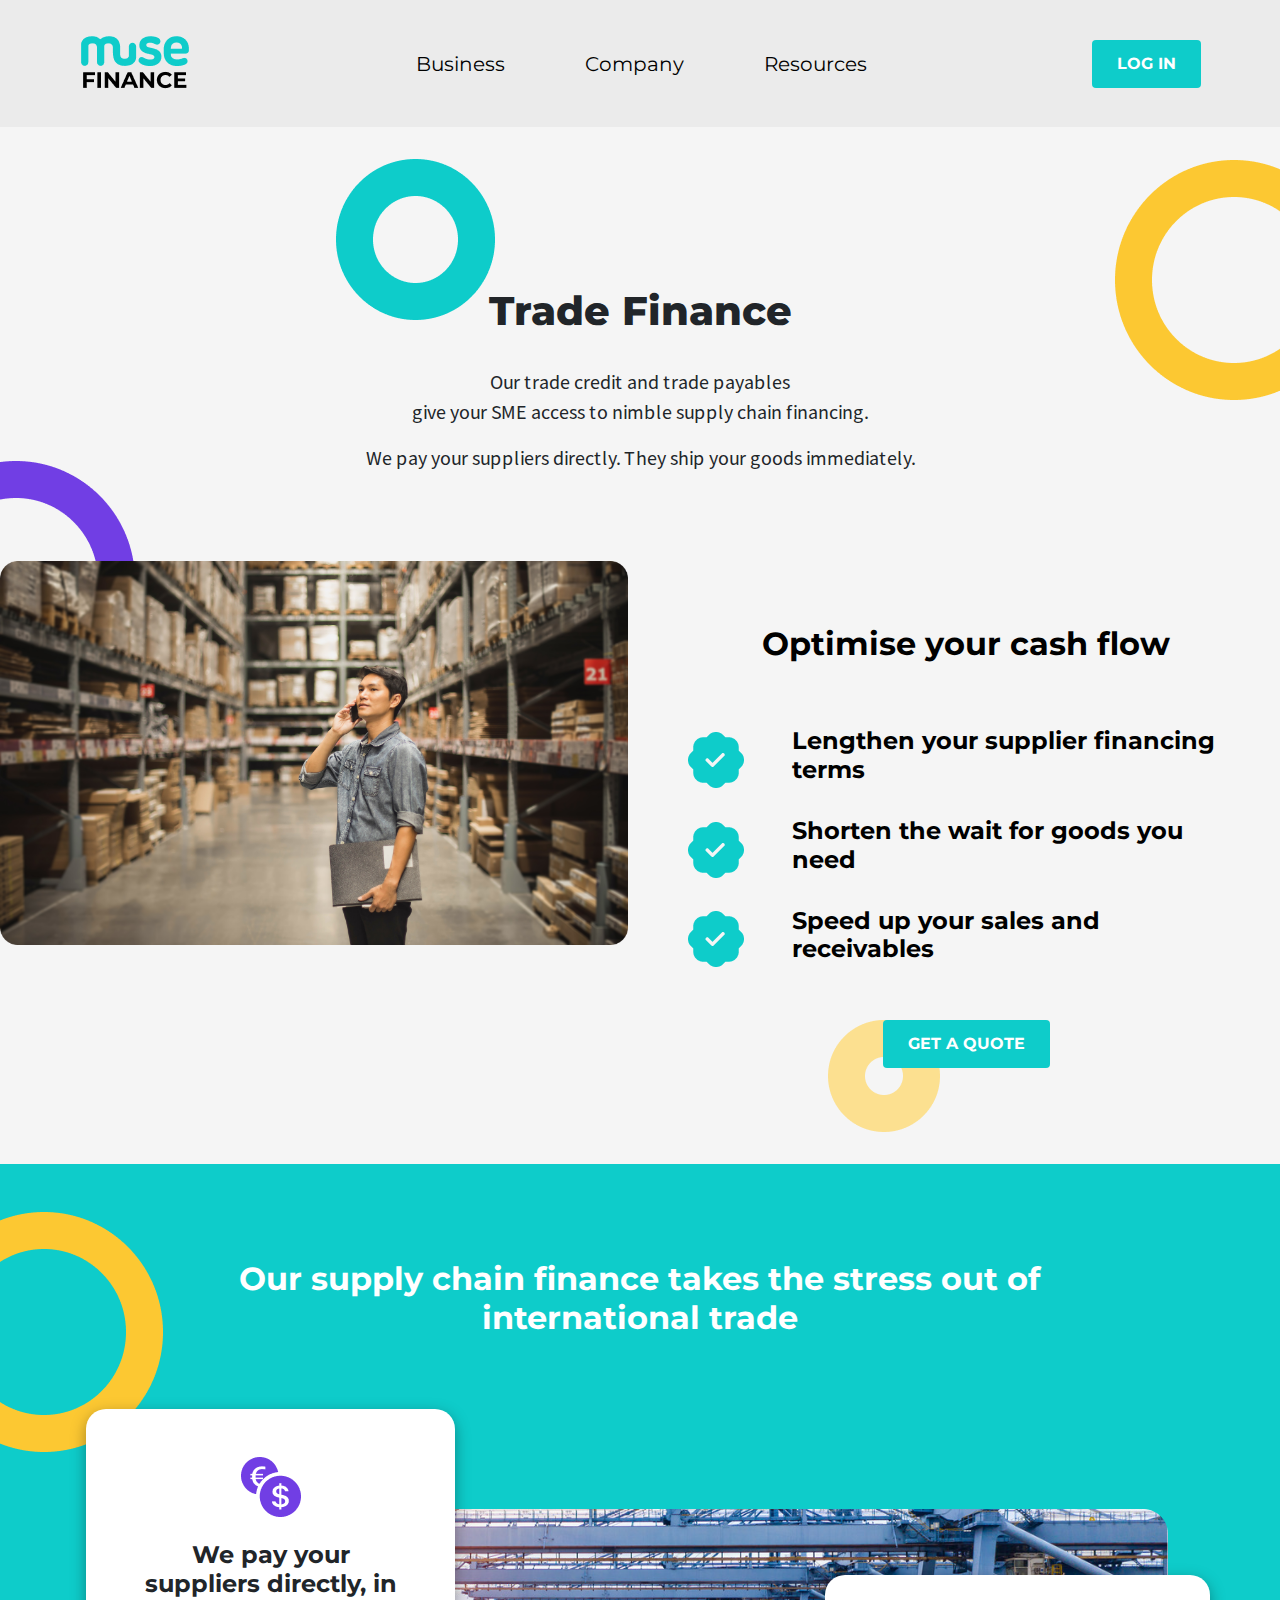
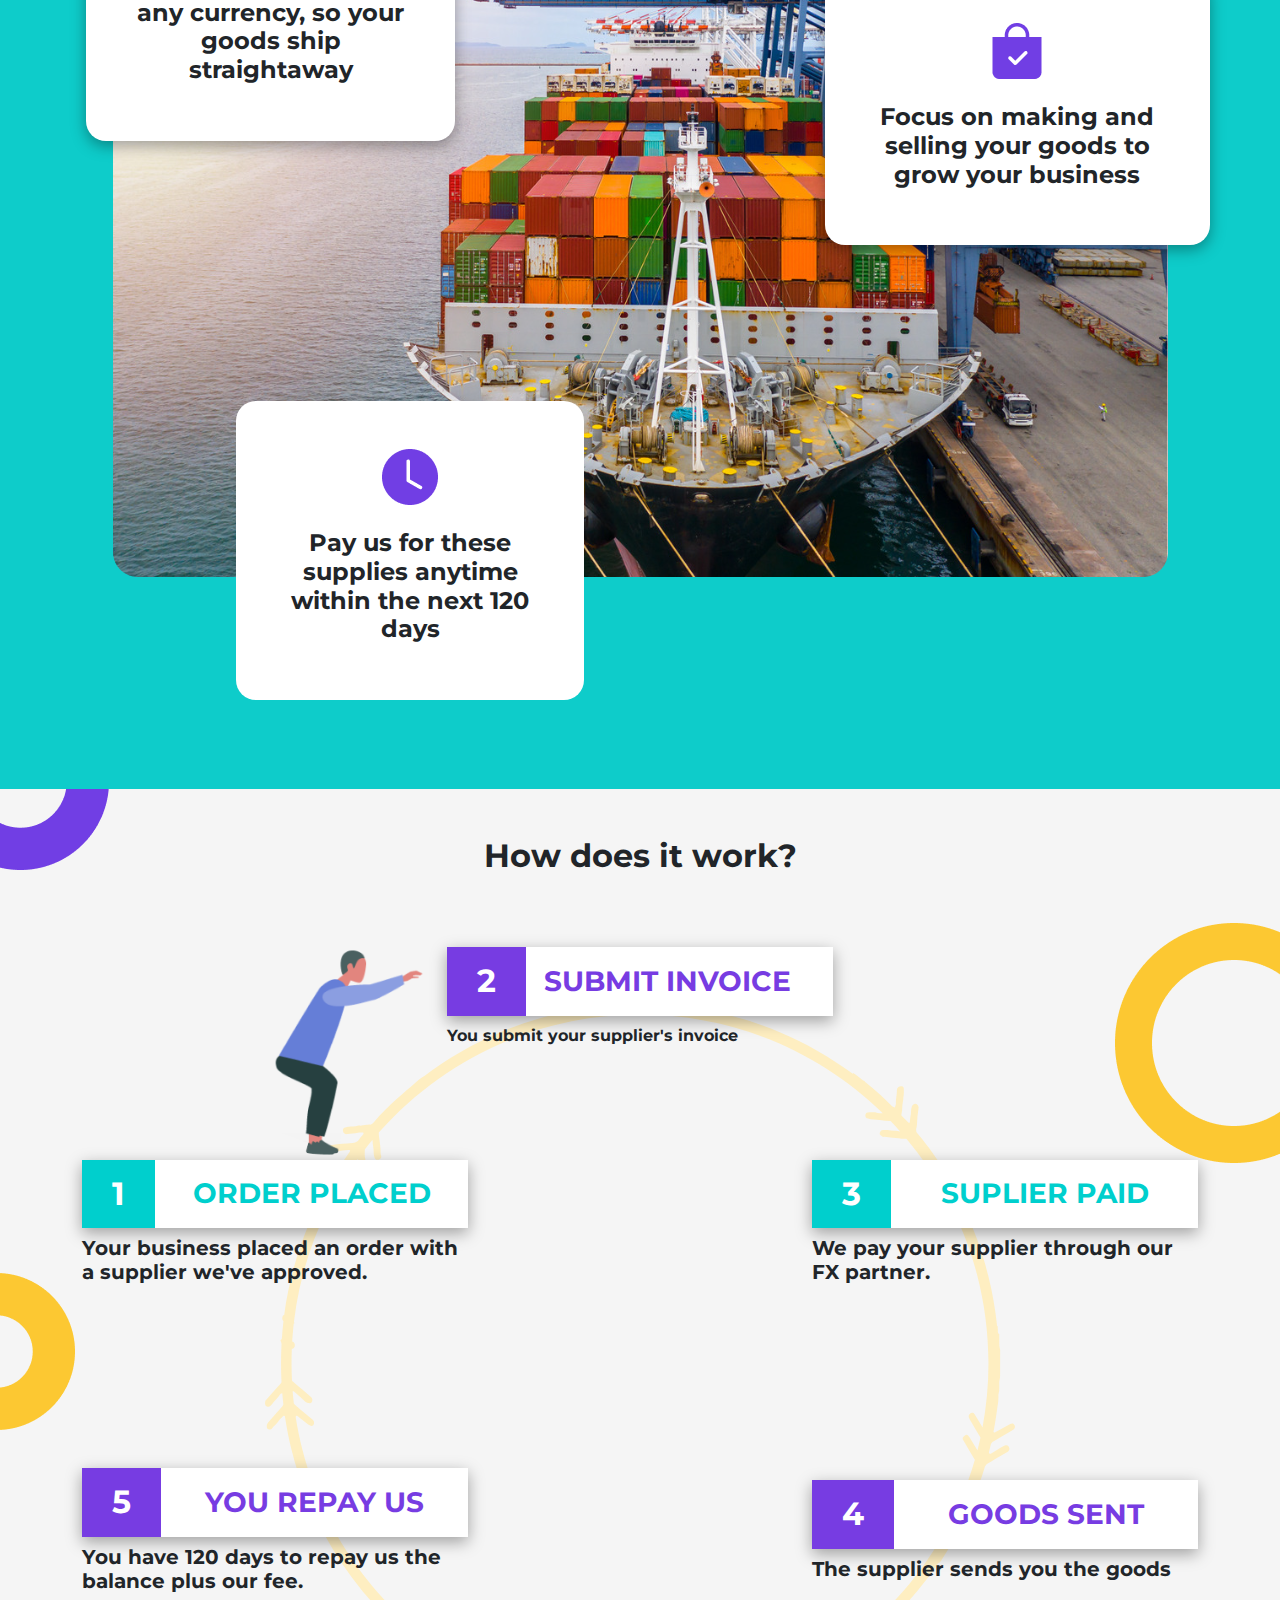
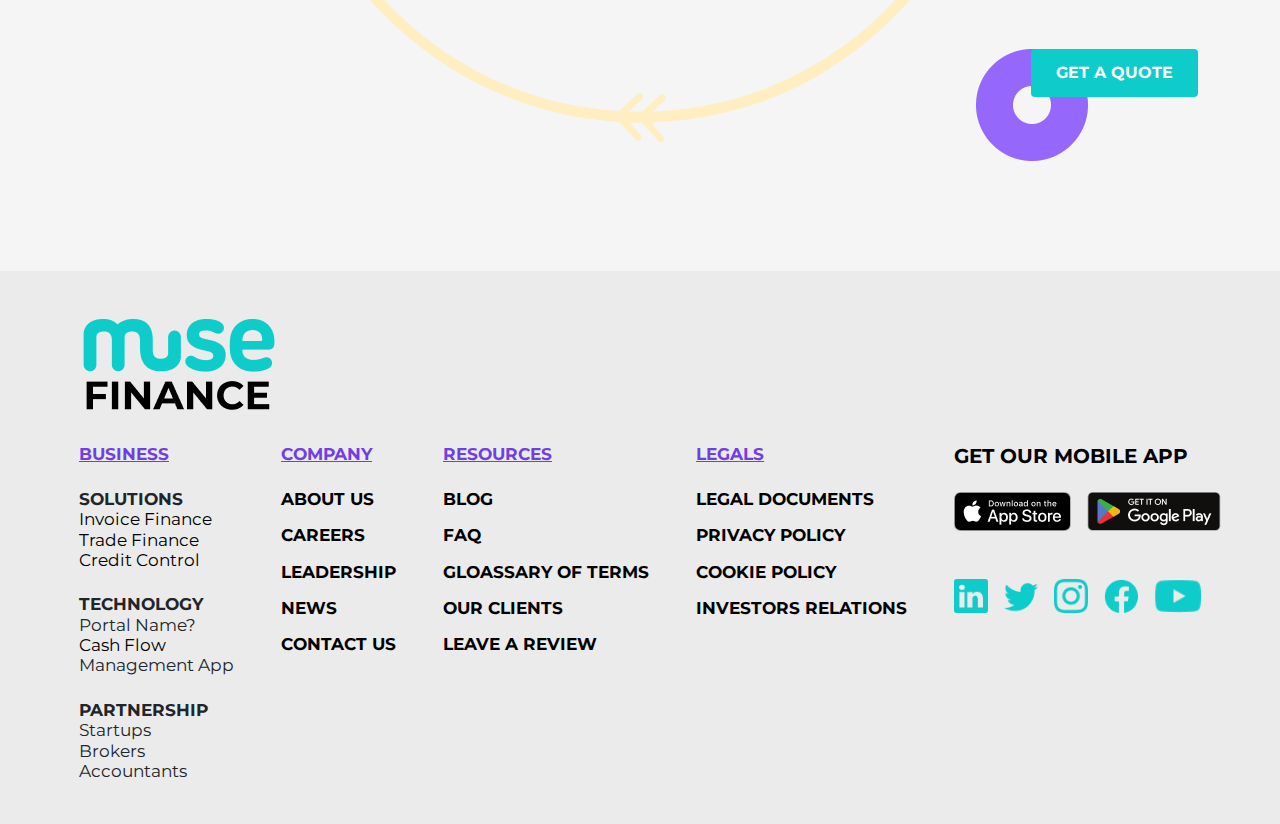
<file: tradefinace.html>
<!DOCTYPE html>
<html lang="en">

<head>
    <meta charset="UTF-8">
    <meta http-equiv="X-UA-Compatible" content="IE=edge">
    <meta name="viewport" content="width=device-width, initial-scale=1.0">
    <link rel="stylesheet" href="./assets/bootstrap/bootstrap.min.css">
    <link rel="stylesheet" href="./assets/css/global.css">
    <link rel="shortcut icon" href="./assets/images/logo.png" type="image/x-icon">
    <title>Home</title>
</head>
<style>
    /* Trade Finance page css start*/

    .trade-finace-heading {
        margin-top: 7rem;
        font-family: Montserratextrabold;
    }

    .trade-finace-heading h1 {

        font-family: Montserratextrabold;
    }

    .tf-text p {
        font-size: 20px;
    }

    .tf-list {
        color: #000000;
    }

    .tf-btn {
        background-color: #0ECCCA;
        border: none;
        padding: 12px 20px;
        color: white;
    }

    .tf-optimize-heading {
        color: #000000;
    }

    .tf-shipment-sec {
        background-color: #0ECCCA;
        padding-top: 3rem;
        padding-bottom: 6rem;
    }

    .tf-box-one {
        border-radius: 20px;
        box-shadow: rgba(0, 0, 0, 0.35) 0px 5px 15px;
    }

    .tf-box-two {
        border-radius: 20px;
        position: absolute;
        box-shadow: rgba(0, 0, 0, 0.35) 0px 5px 15px;
    }

    .tf-ship {
        background-image: url('./assets/images/tf-imgs\ \(9\).png');
        height: 100vh;
        background-repeat: no-repeat;
        background-position: center;
    }

    .shipbox-three-row {
        margin-top: 9rem;
    }

    .tf-box-three {
        border-radius: 20px;

    }

    .tf-box-three-col {
        position: absolute;
        top: 100px;
        left: 150px;
    }

    .tf-number-two {
        background-color: #773ce2;
        padding: 15px 30px;
    }

    .tf-number-one {
        background-color: #00cfcd;
        padding: 15px 30px;
    }

    .tf-stp-two {
        box-shadow: rgba(0, 0, 0, 0.35) 0px 5px 15px;

    }

    .tf-number-two-step {
        color: #773ce2;
      
    }

    .tf-number-one-step {
        color: #00cfcd;
        width: 100%;
        text-align: center;
    }

    .circle-work-steps {
        background-image: url('./assets/images/Asset\ 1.svg');
        height: 100vh;
        background-repeat: no-repeat;
        background-position: center;
        background-size: 750px;
        z-index: -11;
    }

    .tf-second-row-steps {
        margin-top: 8rem;
    }

    .tf-col-2 {
        width: 410px;
    }

    .tf-col-1 {
        width: 410px;
    }

    .tf-col-3 {
        width: 410px;
    }

    .tf-col-4 {
        width: 410px;
    }

    .tf-col-5 {
        width: 410px;
    }

    .tf-sec-for-tab {
        display: none;
    }

    .tf-circle-one {
       
        left: -87px;
        top: -80px;
        z-index: -1;

    }

    .tf-circle-two {
       
        right: 0;
        z-index: -1;
        top: 160px;
    }

    .tf-circle-three {
     
        left: 0;
        top: -100px;
        z-index: -1;
    }

    .tf-circle-four {
      
        left: 0;
        top: 0;

    }

    .tf-circle-five {
      
        left: 0;
        bottom: -20;
        z-index: -1;
    }

    .tf-circle-six {
      
        left: 0;
        top: 350px;

    }

    .tf-circle-seven {
      
        right: 0;
        top: 0;
    }

    .tf-men {
        
        top: -220px;
        left: 180px;
        width: 180px;
    }

    @media only screen and (max-width: 991px) {
        .tf-list {
            color: #000000;
            font-size: 18px;
        }

        .tf-circle-four {
         
            left: 0;
            top: 0;
            z-index: -1;
        }

        .tf-box-one h4 {
            font-size: 16px;
        }

        .tf-box-two {
            position: static;
            margin-top: 10px;
        }

        .tf-box-two h4 {
            font-size: 16px;
        }

        .tf-box-three-col {
            position: static;
        }

        .shipbox-three-row {
            margin-top: 0rem;
        }

        .tf-box-three h4 {
            font-size: 16px;
        }

        .tf-shipment-sec {
            padding-top: 1rem;
        }

        .trade-finace-heading {
            margin-top: 7rem;
        }

        .tf-ship {
            height: auto;
        }

    }

    @media only screen and (max-width: 819px) {
        .tf-work-section {
            display: none;
        }

        .tf-sec-for-tab {
            display: block;
        }

        .tf-second-row-steps {
            margin-top: 2rem;
        }

        .tf-number-two-step h3 {
            font-size: 21px;
        }

        .tf-number-one-step h3 {
            font-size: 21px;
        }

        .tf-number-one-step {
            font-size: 17px;
      
        }

        .tf-col-1 h5 {
            font-size: 16px;
        }

        .tf-col-3 h5 {
            font-size: 16px;
        }

        .tf-col-4 h5 {
            font-size: 16px;
            min-height: 38px;
        }

        .tf-col-5 h5 {
            font-size: 16px;
        }

        .tf-ship {
            background-image: none;
        }
      
        .tf-col-2 {
            width: 45%;
        }
    
        .tf-col-1 {
            width: 45%;
        }
    
        .tf-col-3 {
            width: 45%;
        }
    
        .tf-col-4 {
            width: 45%;
        }
    
        .tf-col-5 {
            width: 45%;
        }
     

    }

    @media only screen and (min-width: 819px) and (max-width: 1200px) {
        .tf-men {
          
            top: -220px;
            left: 50px;
            width: 180px;
        }

    }
    @media only screen and (max-width: 600px) {
        .tf-col-2 {
            width: 100%;
        }
    
        .tf-col-1 {
            width: 100%;
        }
    
        .tf-col-3 {
            width: 100%;
        }
    
        .tf-col-4 {
            width: 100%;
        }
    
        .tf-col-5 {
            width: 100%;
        }
    }

    /* Trade Finance page css end*/
</style>

<body>
    <!-- Header -->
    <header class="header" id="navigation-menu">
        <nav class="navbar">
            <a href="/" class="nav-logo js-anchor-link">
                <img src="./assets/images/logo.png" alt="" srcset="">
            </a>
            <ul class="nav-menu p-0 mb-0">
                <li class="nav-item">
                    <a href="#navigation-menu" class="nav-link p-0 js-anchor-link">Business</a>
                </li>
                <li class="nav-item">
                    <a href="#myskillstext" class="nav-link p-0 js-anchor-link">Company</a>
                </li>
                <li class="nav-item">
                    <a href="#myservices" class="nav-link p-0 js-anchor-link">Resources</a>
                </li>
                <li class="nav-item d-lg-none d-md-block d-sm-block">
                    <button class="btn btn-custom text-white px-4 bg-0ECCCA bold py-2">LOG IN</button>
                </li>
            </ul>
            <div class="d-lg-block d-md-none d-none d-sm-none">
                <button class="btn bold btn-custom text-white px-4 bg-0ECCCA  py-2">LOG IN</button>
            </div>
            <div class="hamburger">
                <span class="bar"></span>
                <span class="bar"></span>
                <span class="bar"></span>
            </div>
        </nav>
    </header>
    <!-- Header -->

    <!-- Trade Finance page start -->

    <img class="tf-circle-two  position-absolute" src="./assets/images/TF-circle (5).png" alt="circle not showing">
    <div class="trade-finace-heading position-relative">

        <div class="row d-flex justify-content-center align-items-center position-relative">
            <div class="col-lg-4 position-relative">
                <img class="tf-circle-one  position-absolute" src="./assets/images/tf-imgs (2).png" alt="circle not showing">
                <h1 class="bold text-center mt-lg-5">Trade Finance</h1>

            </div>

        </div>
    </div>

    <div class="tf-text text-center p-4 mb-5">
        <p class="mb-0">Our trade credit and trade payables</p>
        <p> give your SME access to nimble supply chain financing. </p>
        <p> We pay your suppliers directly. They ship your goods immediately.</p>
    </div>

    <div class="row d-flex my-5">
        <div class="col-lg-6 position-relative">
            <img class="tf-circle-three position-absolute" src="./assets/images/TF-circle (4).png" alt="circle not showing">

            <img class="img-fluid" src="./assets/images/tf-imgs (8).png" alt="">
        </div>
        <div class="col-lg-6 p-lg-5 p-4">
            <h2 class="tf-optimize-heading bold text-center my-3">Optimise your cash flow </h2>
            <div class="tf-main-list d-flex align-items-center pt-lg-5 pt-4">
                <div class=""><img src="./assets/images/Si (6).png" alt="list"></div>
                <div>
                    <h4 class="tf-list ps-lg-5 ps-4 bold"> Lengthen your supplier financing terms </h4>
                </div>
            </div>
            <div class="tf-main-list d-flex align-items-center mt-4">
                <div class=""><img src="./assets/images/Si (6).png" alt="list"></div>
                <div>
                    <h4 class="tf-list ps-lg-5 ps-4 bold"> Shorten the wait for goods you need </h4>
                </div>
            </div>
            <div class="tf-main-list d-flex align-items-center mt-4">
                <div class=""><img src="./assets/images/Si (6).png" alt="list"></div>
                <div>
                    <h4 class="tf-list ps-lg-5 ps-4 bold"> Speed up your sales and receivables </h4>
                </div>
            </div>
            <div class="mt-5  wfc m-auto contact-join-team text-center position-relative ">
                <button type="button" class="btn bg-0ECCCA btn-custom  text-white px-4 py-2 ttu bold">
                    GET A QUOTE</button>
                <img class="btn-custom-eclipse" src="./assets/images/blue-yellow.png" alt="" srcset="">
            </div>
        </div>
    </div>

    <section class="tf-shipment-sec position-relative">
        <div class="position-relative">
            <h2 class="col-lg-8 mx-auto text-white text-center bold py-5 px-2">Our supply chain finance takes the stress
                out of international
                trade</h2>
            <img class="tf-circle-four position-absolute" src="./assets/images/TF-circle (6).png" alt="">
        </div>
        <div class="container-lg ">
            <div class="tf-ship">
                <div class="row d-flex justify-content-between align-items-center position-relative p-3">
                    <div class="col-lg-4 px-0">
                        <div class="tf-box-one bg-white text-center p-lg-5 p-4">
                            <img class="" src="./assets/images/tf-imgs (12).png" alt="">
                            <h4 class="bold mt-4"> We pay your suppliers directly, in any currency, so your goods ship
                                straightaway</h4>
                        </div>
                    </div>
                    <div class="col-lg-4 px-0">
                        <div class="tf-box-two bg-white text-center p-lg-5 p-4 ">
                            <img class="" src="./assets/images/tf-imgs (10).png" alt="">
                            <h4 class="bold mt-4"> Focus on making and selling your goods to grow your business </h4>
                        </div>
                    </div>

                </div>
                <div class="row position-relative shipbox-three-row">
                    <div class="col-lg-4 tf-box-three-col p-3 pt-0">
                        <div class="tf-box-three bg-white text-center p-lg-5 p-4">
                            <img class="" src="./assets/images/tf-imgs (11).png" alt="">
                            <h4 class="bold mt-4"> Pay us for these supplies anytime within the next 120 days</h4>
                        </div>
                    </div>
                </div>
            </div>
        </div>
        <img class="tf-circle-five position-absolute" src="./assets/images/TF-circle (2).png" alt="">

    </section>
    <h2 class="tf-work-heading my-5 bold text-center">
        How does it work?
    </h2>
    <section class="tf-work-section my-5 position-relative">

        <div class="circle-work-steps pt-4 position-relative">
            <div class="row d-flex align-items-center justify-content-center">
                <div class="tf-col-2">
                    <div class="tf-stp-two d-flex align-items-center justify-content-between bg-white">
                        <div class="tf-number-two">
                            <h2 class="text-white bold mb-0">2</h2>
                        </div>
                        <div class="tf-number-two-step w-100 text-center">
                            <h3 class="bold pe-4 mb-0">SUBMIT INVOICE</h3>
                        </div>
                    </div>
                    <p class="bold mt-2">You submit your supplier's invoice</p>

                </div>

            </div>
            <div class="container-lg py-5  ">

                <div class="row d-flex align-items-center justify-content-between mt-5">
                    <div class="tf-col-1 position-relative">
                        <img class="tf-men position-absolute" src="./assets/images/men.svg" alt="men">
                        <div class="tf-stp-two d-flex align-items-center justify-content-between bg-white">
                            <div class="tf-number-one">
                                <h2 class="text-white bold mb-0">1</h2>
                            </div>
                            <div class="tf-number-one-step">
                                <h3 class="bold mb-0">ORDER PLACED</h3>
                            </div>
                        </div>
                        <h5 class="bold mt-2">Your business placed an order with a supplier we've approved.</h5>

                    </div>
                    <div class="tf-col-3">
                        <div class="tf-stp-two d-flex align-items-center justify-content-between bg-white">
                            <div class="tf-number-one">
                                <h2 class="text-white bold mb-0">3</h2>
                            </div>
                            <div class="tf-number-one-step">
                                <h3 class="bold  mb-0">SUPLIER PAID</h3>
                            </div>
                        </div>
                        <h5 class="bold mt-2">We pay your supplier through our FX partner.</h5>

                    </div>

                </div>
            </div>
            <div class="container-lg tf-second-row-steps">

                <img class="tf-circle-six position-absolute" src="./assets/images/TF-circle (1).png" alt="">
                <img class="tf-circle-seven position-absolute" src="./assets/images/TF-circle (5).png" alt="">

                <div class="row d-flex align-items-center justify-content-between">
                    <div class="tf-col-5 ">
                        <div class="tf-stp-two d-flex align-items-center justify-content-between bg-white">
                            <div class="tf-number-two">
                                <h2 class="text-white bold mb-0">5</h2>
                            </div>
                            <div class="tf-number-two-step text-center w-100">
                                <h3 class="bold  mb-0">YOU REPAY US</h3>
                            </div>
                        </div>
                        <h5 class="bold mt-2">You have 120 days to repay us the balance plus our fee.</h5>

                    </div>
                    <div class=" tf-col-4">
                        <div class="tf-stp-two d-flex align-items-center justify-content-between bg-white">
                            <div class="tf-number-two">
                                <h2 class="text-white bold mb-0">4</h2>
                            </div>
                            <div class="tf-number-two-step w-100 text-center">
                                <h3 class="bold mb-0">GOODS SENT</h3>
                            </div>
                        </div>
                        <h5 class="bold mt-2">The supplier sends you the goods</h5>

                    </div>

                </div>
                <div class="mt-5  wfc ms-auto contact-join-team text-center position-relative ">
                    <button type="button" class="btn bg-0ECCCA btn-custom  text-white px-4 py-2 ttu bold">
                        GET A QUOTE</button>
                    <img class="btn-custom-eclipse" src="./assets/images/trade-finance-last-cir.png" alt="" srcset="">
                </div>
            </div>

        </div>
    </section>
    <section class="tf-sec-for-tab">

        <div class="container-lg tf-second-row-steps">
            <div class="row d-flex align-items-center justify-content-center">
                <div class="tf-col-1 mb-3">
                    <div class="tf-stp-two d-flex align-items-center justify-content-between bg-white">
                        <div class="tf-number-one">
                            <h2 class="text-white bold mb-0">1</h2>
                        </div>
                        <div class="tf-number-one-step">
                            <h3 class="bold pe-lg-5 text-center w-100 mb-0">ORDER PLACED</h3>
                        </div>
                    </div>
                    <h5 class="bold mt-2">Your business placed an order with a supplier we've approved.</h5>

                </div>
                <div class="tf-col-2 mb-3">
                    <div class="tf-stp-two d-flex align-items-center justify-content-between bg-white">
                        <div class="tf-number-two">
                            <h2 class="text-white bold mb-0">2</h2>
                        </div>
                        <div class="tf-number-two-step text-center w-100">
                            <h3 class="bold text-center w-100 mb-0">SUBMIT INVOICE</h3>
                        </div>
                    </div>
                    <p class="bold mt-2">You submit your supplier's invoice</p>

                </div>
                <div class="tf-col-3 mb-3">
                    <div class="tf-stp-two d-flex align-items-center justify-content-between bg-white">
                        <div class="tf-number-one">
                            <h2 class="text-white bold mb-0">3</h2>
                        </div>
                        <div class="tf-number-one-step">
                            <h3 class="bold text-center w-100 mb-0">SUPLIER PAID</h3>
                        </div>
                    </div>
                    <h5 class="bold mt-2">We pay your supplier through our FX partner.</h5>

                </div>
                <div class=" tf-col-4 mb-3">
                    <div class="tf-stp-two d-flex align-items-center justify-content-between bg-white">
                        <div class="tf-number-two">
                            <h2 class="text-white bold mb-0">4</h2>
                        </div>
                        <div class="tf-number-two-step text-center w-100">
                            <h3 class="bold  mb-0">GOODS SENT</h3>
                        </div>
                    </div>
                    <h5 class="bold mt-2">The supplier sends you the goods</h5>

                </div>
                <div class="tf-col-5">
                    <div class="tf-stp-two d-flex align-items-center justify-content-between bg-white">
                        <div class="tf-number-one">
                            <h2 class="text-white bold mb-0">5</h2>
                        </div>
                        <div class="tf-number-one-step">
                            <h3 class="bold text-center w-100 mb-0">YOU REPAY US</h3>
                        </div>
                    </div>
                    <h5 class="bold mt-2">You have 120 days to repay us the balance plus our fee.</h5>

                </div>
            </div>
            <div class="my-5  wfc m-auto contact-join-team text-center position-relative ">
                <button type="button" class="btn bg-0ECCCA btn-custom  text-white px-4 py-2 ttu bold">
                    GET A QUOTE</button>
                <img class="btn-custom-eclipse" src="./assets/images/blue-yellow.png" alt="" srcset="">
            </div>
        </div>
    </section>
    <!-- Trade Finance page End -->



    <!-- Footer -->
    <footer class="">
        <img src="./assets/images/footer-logo.png" class="footer-logo" alt="" srcset="">
        <div class="d-flex flex-wrap footer-row justify-content-between mt-4">
            <div class="footer-col">
                <h5 class="text-713EE4 regular mb-0 bold tdu">BUSINESS</h5>
                <div class="pt-4">
                    <h5 class=" mb-0 bold ">SOLUTIONS</h5>
                    <a  class="text-000" href="./invoice-finance.html" class="tdn">
                        <h5 class="regular mb-0">Invoice Finance</h5>
                    </a>
                    <a class="text-000" href="./tradefinace.html" class="tdn">
                        <h5 class="regular mb-0">Trade Finance</h5>
                    </a>
                    <a class="text-000" href="./credit-control.html" class="tdn">
                        <h5 class="regular mb-0">Credit Control</h5>
                    </a>
                </div>
                <div class="pt-4">
                    <h5  class=" mb-0 bold ">TECHNOLOGY</h5>
                    <h5 class="regular mb-0">Portal Name?</h5>
                    <a  class="text-000" href="./cashflow.html" class="tdn">
                        <h5 class="regular mb-0">Cash Flow</h5>
                    </a>
                    <h5 class="regular mb-0">Management App</h5>
                </div>
                <div class="pt-4">
                    <h5 class=" mb-0 bold ">PARTNERSHIP</h5>
                    <h5 class="regular mb-0">Startups</h5>
                    <h5 class="regular mb-0">Brokers</h5>
                    <h5 class="regular mb-0">Accountants</h5>
                </div>
            </div>
            <div class="footer-col">
                <h5 class="text-713EE4 regular mb-0 bold tdu">COMPANY</h5>
                <a href="./about.html" class="tdn">
                    <h5 class=" mb-0 bold text-000 pt-4 ">ABOUT US</h5>
                </a>
                <a href="./Careerdatabase.html" class="tdn">

                    <h5 class=" mb-0 bold text-000 pt-3 ">CAREERS</h5>
                </a>

                <h5 class=" mb-0 bold text-000 pt-3 ">LEADERSHIP</h5>
                <h5 class=" mb-0 bold text-000 pt-3 ">NEWS</h5>
                <a href="./contact-us.html" class="tdn">
                    <h5 class=" mb-0 bold text-000 pt-3 ">CONTACT US</h5>
                </a>
            </div>
            <div class="footer-col">
                <h5 class="text-713EE4 regular mb-0 bold tdu">RESOURCES</h5>
                <a href="./article.html" class="tdn">
                    <h5 class=" mb-0 bold text-000 pt-4 ">BLOG</h5>
                </a>
                <h5 class=" mb-0 bold text-000 pt-3 ">FAQ</h5>
                <h5 class=" mb-0 bold text-000 pt-3 ">GLOASSARY OF TERMS</h5>
                <h5 class=" mb-0 bold text-000 pt-3 ">OUR CLIENTS</h5>
                <h5 class=" mb-0 bold text-000 pt-3 ">LEAVE A REVIEW </h5>
            </div>
            <div class="footer-col">
                <h5 class="text-713EE4 regular mb-0 bold tdu">LEGALS</h5>
                <h5 class=" mb-0 bold text-000 pt-4 ">LEGAL DOCUMENTS</h5>
                <h5 class=" mb-0 bold text-000 pt-3 ">PRIVACY POLICY</h5>
                <h5 class=" mb-0 bold text-000 pt-3 ">COOKIE POLICY</h5>
                <a href="./investor-relation.html" class="tdn">

                    <h5 class=" mb-0 bold text-000 pt-3 ">INVESTORS RELATIONS</h5>
                </a>

            </div>
            <!-- <div class="footer-col">
                <h5 class="text-713EE4 regular mb-0 bold tdu">LEGALS</h5>
                <h5 class=" mb-0 bold text-000 pt-4 ">LEGAL DOCUMENTS</h5>
                <h5 class=" mb-0 bold text-000 pt-3 ">PRIVACY POLICY</h5>
                <h5 class=" mb-0 bold text-000 pt-3 ">COOKIE POLICY</h5>
            </div> -->
            <div class="footer-col-last">
                <h5 class=" mb-0 bold text-000">GET OUR MOBILE APP</h5>
                <div class="d-flex pt-4">
                    <img src="./assets/images/appstore.png" alt="" srcset="">
                    <img class="ps-3" src="./assets/images/googleplay.png" alt="" srcset="">
                </div>
                <div class="pt-5 d-flex">
                    <img src="./assets/images/linkedin.png" alt="" height="34" srcset="">
                    <img src="./assets/images/twitter.png" class="ps-3" alt="" height="34" srcset="">
                    <img src="./assets/images/instagram.png" class="ps-3" alt="" height="34" srcset="">
                    <img src="./assets/images/facebook.png" class="ps-3" alt="" height="34" srcset="">
                    <img src="./assets/images/youtube.png" class="ps-3" alt="" height="34" srcset="">
                </div>

            </div>
        </div>
    </footer>
    <!-- Footer -->

</body>
<script src="./assets/bootstrap/bootstrap.bundle.min.js"></script>
<script src="./assets/js/global.js"></script>

</html>
</file>
<file: assets/css/global.css>
/* Font Import */

@font-face {
    font-family: MontserratRegular;
    src: url('../fonts/Montserrat-Regular.ttf');
}

@font-face {
    font-family: MontserratMedium;
    src: url('../fonts/Montserrat-Medium.ttf');
}

@font-face {
    font-family: MontserratLight;
    src: url('../fonts/Montserrat-Light.ttf');
}

@font-face {
    font-family: Montserratbold;
    src: url('../fonts/Montserrat-Bold.ttf');
}

@font-face {
    font-family: Montserratextrabold;
    src: url('../fonts/Montserrat-ExtraBold.ttf');
}

@font-face {
    font-family: SourceSansPro-Regular;
    src: url('../fonts/SourceSansPro-Regular.ttf');
}

.tdu {
    text-decoration: underline;
}

input {
    outline: none;
}

.btn-custom {
    height: 48px;
}

/* Text Related Css */
.ttu {
    text-transform: uppercase;
}

.wfc {
    width: fit-content;
}

/* Text Related Css */
/* color css */
.text-713EE4 {
    color: #713EE4;
}

.text-blue {
    color: #0ECCCA;
}

.text-3D3D3D {
    color: #3D3D3D;
}

.cp {
    cursor: pointer;
}

.bg-713EE4 {
    background-color: #713EE4;
}

.btn-purple {
    background-color: #713EE4;
    border: 1px solid #713EE4;
}

button:focus {
    box-shadow: none !important;
}

.bg-0ECCCA {
    background: #0ECCCA;
}

.text-000 {
    color: #000;
}

.nav-menu li a:hover {
    color: #0ECCCA;
    transition: .2s ease-in-out;
}

/* color css */
* {
    font-family: SourceSansPro-Regular;
    margin: 0;
}

body {
    overflow-x: hidden;
    background: #F5F5F5;
}

.btn-custom {

    border-radius: 4px;
    padding: 0px 12px;
}

.extraBold {
    font-family: Montserratextrabold;
}

.regular {
    font-family: MontserratRegular;
}

.medium {
    font-family: MontserratMedium;
}

.bold {
    font-family: Montserratbold;
}

.light {
    font-family: MontserratLight;
}

/* Font Import */

/* Header Css */

.header {
    background: #EBEBEB;
}

.header .nav-link {
    font-family: MontserratRegular;

}

.header * {
    text-decoration: none;
    list-style: none;
}

.navbar {
    display: flex;
    justify-content: space-between;
    align-items: center;
    padding: 34px 79px;
}

.hamburger {
    display: none;
}

.bar {
    display: block;
    width: 25px;
    height: 3px;
    margin: 5px auto;
    -webkit-transition: all 0.3s ease-in-out;
    transition: all 0.3s ease-in-out;
    background-color: #101010;
}

.nav-menu {
    display: flex;
    justify-content: space-between;
    align-items: center;
}

.nav-item {
    margin-left: 5rem;
}

.nav-item:nth-child(1) {
    margin-left: 0;
}

.nav-link {
    font-size: 20px;
    color: #000000;
}

/* Header Css */

/* HOME PAGE CSS */
.home-section-1 h1 {
    font-size: 40px;
    max-width: 759px;
}

.home-section-1 {
    font-size: 40px;
    padding: 0 90px;
    margin-top: 59px;
}

.home-section-1 .h1-cirlce-yellow {
    position: absolute;
    left: -77px;
    top: -78px;
    z-index: -1;
}

.afterheadereclipse {
    position: absolute;
    right: 0;
    text-align: 0;
    top: -62px;
    z-index: -1;
}

.home-section-2 {
    margin-top: 59px;
    background-image: url('../images/sec-2.png');
    padding: 128px 47px 128px 0;
    background-repeat: no-repeat;
    background-position: center;
    background-size: cover;
}

.home-section-2 .home-section-2-inner {
    background: #ffffffad;
    box-shadow: 0px 4px 24px rgba(0, 0, 0, 0.1);
    border-radius: 12px;
    padding: 72px 53px;
    max-width: 36%;
}

.home-section-2-inner img {
    position: absolute;
    right: -46px;
    top: 16px;

}

.tt-input {
    background: #FBFBFB;
    border: 3px solid #f2f3f3;

}

.tt-input-height {
    height: 59px;
}

.tt-input::placeholder {
    color: #000;
}

.home-section-2-inner form {
    margin-top: 59px;
}

.home-section-2-inner form button {
    margin-top: 41px;
}

.home-section-2 .purple-eclipse {
    position: absolute;
    top: -100px;
}

.home-section-3 {
    background: #0ECCCA;
    padding: 85px 83px;
    z-index: 1;
}

.home-section-3 .purple-eclipse-right {
    right: 0;
    position: absolute;
    top: -70px;
}

.home-section-3 .invoice-finance-row {
    margin-top: 86px;
}

.home-section-3 .btn-custom-eclipse {
    position: absolute;
    top: -65px;
    right: -55px;
    z-index: -1;
}

.home-section-3-row,
.home-section-4-row {
    margin-top: 54px;
}

.home-section-4-row .btn-custom-eclipse {
    position: absolute;
    top: 0px;
    left: -55px;
    z-index: -1;
}

.home-benefits-p {
    max-width: 842px;
}

.home-section-4 {
    margin-top: 66px;
    padding: 0 163px;
}

.home-section-4-cc img {
    position: absolute;
    top: 0px;
    right: -55px;
    z-index: -1;
}

.home-section-4-cc {
    margin-top: 49px;
}

.home-section-4 .credit-left-circle {
    position: absolute;
    left: -118px;
    top: -101px;
    z-index: -1;
}

.home-section-5 {
    padding: 0 207px 0 56px;
}

.home-section-5 {
    margin-top: -108px;
}

.home-section-5 h5 {
    margin: 102px 0;
}

.home-section-5 button img {
    position: absolute;
    top: -65px;
    right: -55px;
    z-index: -1;
}

.home-last-sec {
    padding: 76px 83px;
    background: linear-gradient(90deg, #0ECCCA 0%, #713EE4 100%);
    margin-top: 92px;
}

.home-last-sec h5 {
    max-width: 859px;
    padding-top: 39px;
}

.logos-home-last-sec {
    margin-top: 71px;
}

.home-last-sec .half-left-yellow {
    position: absolute;
    top: -100px;
    left: 0;
}

.home-last-sec .half-right-blue {
    position: absolute;
    bottom: -100px;
    right: 0;
}

.home-section-4 .credit-control-home {
    position: absolute;
    right: 0;
    bottom: 0;
}

.seamless-solution-col {
    width: 57%;
}

.credit-control-left-col {
    width: 47%;
}

.credit-control-right-col {
    width: 53%;
}

.cash-flow-left-col {
    width: 30%;
    padding-right: 70px;
}

.cash-flow-right-col {
    width: 70%;
}

/* HOME PAGE CSS */

/* news page css  */
/* news-banner */
.news-banner {
    padding: 101px 15px;
    background: linear-gradient(90deg, #0ECCCA 0%, #713EE4 100%);
    position: relative;
}

.news-left-circle {
    position: absolute;
    left: 0;
    top: 20px;
}

.news-right-circle {
    position: absolute;
    right: 0;
    bottom: -38px;
}

.color {
    color: #FBFBFB;
}

.news-banner h1 {
    text-transform: uppercase;
}

.news-banner .paragraph {
    font-weight: 400;
    font-size: 20px;
    line-height: 25px;
    padding: 31px 0px;
}

.buttons-group {
    padding-top: 41px;
}

.buttons-group .purple {
    background-color: #713EE4;
    border: #713EE4;
}

/* news-banner */

/*News  cards */
.news-card {
    padding: 0px 80px;
    margin-top: -42px;
    position: relative;
}

.card {
    border: none;
    box-shadow: 0px 2.98909px 2.98909px rgba(0, 0, 0, 0.25);
    border-radius: 7px;
}

.card-title {
    font-size: 20px;
    line-height: 24px;
    color: #000000;
}

.card-button .purple {
    background-color: #713EE4;
    border: #713EE4;
    padding: 0px 9px;
    margin: 10px;
}

.card-text {
    color: #000000;
    width: 88%;
}

.date {
    margin: 10px 57px 0px 0px;
}

.news-left-yellow-circle {
    position: absolute;
    bottom: 430px;
    left: -12px;
}

.news-right-p-circle img {
    position: absolute;
    right: 0px;
    bottom: -38px;
}

.card-img-top {
    border-radius: 4px 4px 0px 0px;
}

.modal-bg {
    padding: 120px 185px;
    background: rgba(251, 251, 251, 0.9);
    /* Modal Blur */

    box-shadow: 0px 4px 4px rgba(0, 0, 0, 0.5);
    backdrop-filter: blur(7.5px);
    /* Note: backdrop-filter has minimal browser support */

    border-radius: 4px;
}

/*News  cards */
/* news page css  */

/* Investor Relation Css */

/* Investor Relation CSS */
.IR-value-heading {
    font-family: MontserratRegular;
    font-weight: 700;
    font-size: 28px;
    text-align: center;
    color: #000000;
    margin-top: 50px;
    margin-bottom: 30px;
}

.IR-Agility-btn-one {
    background-color: transparent;
    padding: 10px 70px 10px 70px;
    color: #2E2E2E;
    font-weight: 700;
    background: linear-gradient(white, white) padding-box,
        linear-gradient(to right, #0ECCCA, #713EE4) border-box;
    border-radius: 35px;
    border: 5px solid transparent;
    font-size: 24px;
}

.IR-Agility-btn {
    background-color: transparent;
    padding: 10px 70px 10px 70px;
    color: #2E2E2E;
    font-weight: 700;
    background: linear-gradient(white, white) padding-box,
        linear-gradient(to right, #0ECCCA, #713EE4) border-box;
    border-radius: 35px;
    border: 5px solid transparent;
    font-size: 24px;

}

.IR-Agility-btn-two {
    background-color: transparent;
    padding: 10px 50px 10px 50px;
    color: #2E2E2E;
    font-weight: 700;
    background: linear-gradient(white, white) padding-box,
        linear-gradient(to right, #0ECCCA, #713EE4) border-box;
    border-radius: 35px;
    border: 5px solid transparent;
    font-size: 24px;
}

.IR-text {
    font-family: SourceSansPro-Regular;
    font-weight: 400;
    font-size: 20px;
    color: #3D3D3D;
    text-align: center;
}

.IR-bg-img {
    position: absolute;
    left: 456px;
    top: 215px;
    z-index: -1;
}

.IR-founder-name {
    font-family: SourceSansPro-Regular;
    color: #1E1E1E;
    font-weight: 600;
    margin-bottom: 0;
    text-align: center;
}

.IR-founder-section {
    margin-top: 100px;
}

.IR-Mouse-story-heading {
    font-family: MontserratRegular;
    font-weight: 700;
    font-size: 32px;
    color: #000000;
    margin-top: 20px;
    margin-bottom: 30px;
}

.IR-Mouse-story-text {
    font-weight: 400;
    font-size: 21.6px;
    font-family: MontserratRegular;
    color: #000000;
}

.our-value-col {
    text-align: center;
}

/* Investor Relation Css */

/* MODALS CSS */
.modals-details {
    margin-top: 77px;
}

/* MODALS CSS */

/* Footer */
/* Career Database */

/* Career Database CSS  Start*/
.career-database-banner {
    background-image: linear-gradient(to right, #0ECCCA, #713EE4);
}

.career-database-banner-two {
    background-image: linear-gradient(to right, #0ECCCA, #713EE4);
}

.career-heading {
    font-size: 40px;
    font-family: Montserratextrabold;
    font-weight: 900;
    text-transform: uppercase;
    text-align: center;
    padding-top: 70px;
    margin-bottom: 90px;
    color: #FBFBFB;
}

.career-database-left-banner-pic {
    text-align: end;
}

.career-database-right-banner-pic {
    text-align: start;
}

.career-finance-heading {
    font-family: SourceSansPro-Regular;
    font-weight: 900;
    color: #FBFBFB;

}

.career-finance-text {
    font-size: 20px;
    color: #FBFBFB;
}

.career-banner-left {
    text-align: left;
}

.career-finance-text-two {
    font-size: 20px;
    color: #FBFBFB;
}

.career-finance-heading-two {
    font-family: SourceSansPro-Regular;
    font-weight: 900;
    color: #FBFBFB;
}

.career-db-pic-one {
    position: absolute;
    left: 10px;
    top: 150px;
}

.career-db-pic-two {
    position: absolute;
    right: 0;
    top: 200px;
}

.career-db-pic-three {
    position: absolute;
    left: 0px;
    top: 1125px;

}

.career-db-pic-four {
    position: absolute;
    right: 250px;
    z-index: -1;
}

.career-db-pic-five {
    position: absolute;
    left: 80px;
    z-index: -1;
}

.career-db-pic-six {
    position: absolute;
    right: 110px;
    z-index: -1;

}

.job-vancency-section {
    margin-top: 90px;
    padding-bottom: 95px;
}

.cd-our-value-heading {
    font-family: MontserratRegular;
    font-weight: 700;
    font-size: 32px;
    color: #000000;
    text-align: center;
    margin-bottom: 90px;
}

.cd-opration-heading {
    font-family: MontserratRegular;
    font-weight: 700;
}

.office-assistance-col {
    background-color: #0ECCCA;
    padding: 20px;
    margin-top: 20px;
    box-shadow: rgba(100, 100, 111, 0.2) 0px 7px 29px 0px;
    border-radius: 4px;
}

.office-assistance-col-right {
    padding: 20px;
    margin-top: 20px;
    box-shadow: rgba(100, 100, 111, 0.2) 0px 7px 29px 0px;
    border-radius: 4px;
}

.office-assistance-heading {
    color: #FBFBFB;
    font-family: MontserratRegular;
    font-weight: 700;
    font-size: 22px;
}

.office-assistance-heading-two {
    color: #000000;
    font-family: MontserratRegular;
    font-weight: 400;
    font-size: 22px;
}

.cd-london-heading {
    font-family: SourceSansPro-Regular;
    color: #713EE4;
    font-weight: 700;
}

.operation-text {
    font-family: SourceSansPro-Regular;
    color: #FBFBFB;
}

.operation-text-two {
    font-family: SourceSansPro-Regular;
    color: #000000;
}

.cd-learn-more-btn {
    background-color: #713EE4;
    padding: 8px 30px 8px 30px;
    color: #FFFFFF;
    border: none;
    border-radius: 4px;
    text-transform: uppercase;
    font-weight: 500;
}

.cd-learn-more-btn-two {
    background-color: #0ECCCA;
    padding: 8px 30px 8px 30px;
    color: #FFFFFF;
    border: none;
    border-radius: 4px;
    text-transform: uppercase;
    font-weight: 500;
}

.cd-technology-heading {
    font-family: MontserratRegular;
    font-weight: 700;
}

.cd-technology-section {
    margin-top: 6.5rem;
    margin-bottom: 6rem;
}

.technology-col-left {
    padding: 20px;
    margin-top: 20px;
    box-shadow: rgba(100, 100, 111, 0.2) 0px 7px 29px 0px;
    border-radius: 4px;
}

.tech-col-right {
    background-color: #713EE4;
    padding: 20px;
    margin-top: 20px;
    box-shadow: rgba(100, 100, 111, 0.2) 0px 7px 29px 0px;
    border-radius: 4px;
}

.cd-london-heading-two {
    font-family: SourceSansPro-Regular;
    color: #0ECCCA;
    font-weight: 700;
}

.cd-london-heading-three {
    font-family: SourceSansPro-Regular;
    color: #713EE4;
    font-weight: 700;
}

.cd-row-two {
    padding-bottom: 5rem;
}

/* Career Database */
footer {
    background: #EBEBEB;
    padding: 43px 79px;
}

.footer-col-last {
    max-width: 22%;
    flex: 0 0 22%;
}

.footer-col h5 {
    font-size: 17px;
}

footer a {
    text-decoration: none;
}

/* Footer */
/* Solution IC CSS Start */

.SI-credit-control-heading {
    font-family: Montserratextrabold;
    text-transform: uppercase;
    margin: 5rem 5rem;
    /* margin-top: 50px; */
}

.SI-credit-control-heading-two {
    font-size: 32px;
    color: #000000;
    font-weight: 700;
}

.SI-text {
    color: #000000;
    font-size: 20px;
}

.Si-list {
    font-size: 28px;
    color: #000000;
}

.Si-btn {
    background-color: #0ECCCA;
    border: none;
    padding: 12px 20px;
    color: white;
}

.our-invoice-section {
    background-image: linear-gradient(to right, #0ECCCA, #713EE4);

}

.Si-invoice-heading {
    font-size: 32px;
    font-weight: 700;

}

.Si-main-list {
    margin-top: 40px;
}

.Si-list-two {
    color: #000000;
}

.si-process-heading {
    color: #000000;
}

.SI-circle-img-one {
    position: absolute;
    left: 0;
    z-index: -1;
    top: 140px;
}

.SI-circle-img-two {
    position: absolute;
    right: 0;
    z-index: -2;
    top: 260px;
}

.SI-circle-img-three {
    position: absolute;
    left: 0;
    top: -125px;
}

.SI-circle-img-four {
    position: absolute;
    right: 0;
    bottom: -120px;
}

.SI-circle-img-five {
    position: absolute;
    left: 0;
    top: 0;
    z-index: -1;
}

.solutionic-section-4-cc img {
    position: absolute;
    top: 0px;
    left: -55px;
    z-index: -1;
}

/* Solution Cash Flow Page Css  */

/* Cash Flow Management  */
.cash-flow {
    padding: 101px 0px;
    position: relative;
}

.cash-right-p {
    position: absolute;
    top: 20px;
}

.cash-h1 {
    color: #000000;
}

.cash-padding {
    padding: 132px 47px 15px;
}

.cash-h2 {
    font-size: 32px;
    line-height: 39px;
    color: #000000;
}

.cash-para {
    font-size: 21.6px;
    line-height: 26px;
    color: #000000;
    padding-top: 62px;
    width: 90%;
}

.cash-left-z {
    position: absolute;
    right: 0;
    top: 190px;
}

/* Cash Flow Management */

/* Cash Flow Mobile  */
.cash-flow-mobile {
    background: linear-gradient(90deg, #0eccca 0%, #713ee4 100%);
    padding: 60px 84px 60px 0px;
    position: relative;
}

.cash-yellow-circle {
    position: absolute;
    left: 55px;
    top: 4px;
}

.cash-top {
    padding-top: 120px;
    width: 45%;
}

.cash-mobile-h1 {
    font-size: 32px;
    line-height: 39px;
    color: #fbfbfb;
}

.cash-mobile-para {
    font-size: 20px;
    line-height: 25px;
    color: #fbfbfb;
    padding-top: 35px;
}

.cash-mobile-h4 {
    color: #fbfbfb;
}

.cash-bold-circle-half {
    position: absolute;
    right: 0;
    bottom: -70px;
}

.cash-mobile {
    z-index: 2;
}

.blod-card a {
    text-decoration: none;
}

.contact-join-team img {
    position: absolute;
    top: 0px;
    left: -55px;
    z-index: -1;
}

.contact-join-team-2 img {
    position: absolute;
    top: 0px;
    right: -55px;
    z-index: -1;

}

.contact-join-team,
.contact-join-team-2 {
    z-index: +9;
}

/* Cash Flow Mobile  */
/* MEDIA QUERY  */

@media only screen and (max-width: 992px) {
    .nav-menu {
        display: block;
        position: fixed;
        left: -100%;
        top: 5rem;
        flex-direction: column;
        background: #EBEBEB;
        width: 100%;
        border-radius: 10px;
        text-align: center;
        transition: 0.3s;
        box-shadow: 0 10px 27px rgba(0, 0, 0, 0.05);
        z-index: +999;
    }

    .nav-menu.active {
        left: 0%;
    }

    .nav-item {
        margin: 2.5rem 0;
    }

    .hamburger {
        display: block;
        cursor: pointer;
    }

    .hamburger.active .bar:nth-child(2) {
        opacity: 0;
    }

    .hamburger.active .bar:nth-child(1) {
        transform: translateY(8px) rotate(45deg);
    }

    .hamburger.active .bar:nth-child(3) {
        transform: translateY(-8px) rotate(-45deg);
    }

    .news-left-circle img {
        height: 90px;
    }

    .news-left-circle {
        position: absolute;
        top: 12px;
    }

    .news-right-circle {
        position: absolute;
        bottom: -26px;
    }

    .news-right-circle img {
        height: 160px;
    }

    .news-banner {
        padding: 70px 33px;
    }

    .news-banner .paragraph {
        padding: 0px 0px;
    }

    .buttons-group {
        padding-top: 25px;
    }

    .news-right-p-circle img {
        height: 110px;
    }

    .cash-flow {
        padding: 50px 0px;
    }

    .cash-padding {
        padding: 50px 0px 15px;
    }

    .cash-mobile img {
        width: 100%;
    }

    .cash-laptop img {
        width: 90%;
    }

    .cash-p-l {
        padding-left: 33px;
    }

    .cash-h2 {
        line-height: 30px;
    }

    .cash-para {
        line-height: 24px;
    }

    .cash-mobile-scanner img {
        width: 90%;
    }

    .cash-para {
        font-weight: 400;
        font-size: 18.6px;
        line-height: 24px;
        color: #000000;
        padding-top: 25px;
        width: 90%;
    }

    .cash-left-z {
        top: 90px;
    }

    .cash-left-z img {
        height: 125px;
    }

    .cash-right-p img {
        height: 90px;
    }

    .cash-right-p {
        top: 10px;
    }

    .cash-bold-circle-half img {
        height: 110px;
    }

    .cash-yellow-circle img {
        height: 105px;
    }

    .cash-yellow-circle {
        left: 20px;
    }

    .cash-flow-mobile {
        padding: 98px 0px 98px 0;
    }
}

@media only screen and (min-width: 1024px) and (max-width: 1480px) {
    .seamless-solution-col {
        width: 78%;
    }

    .credit-control-left-col {
        width: 60%;
    }

    .credit-control-right-col {
        width: 40%;
    }

    .cash-flow-left-col {
        width: 45%;
        padding-right: 70px;
    }

    .cash-flow-right-col {
        width: 55%;
    }
}


@media only screen and (min-width: 1024px) and (max-width: 1280px) {

    .home-section-2 .home-section-2-inner {
        max-width: 51%;
    }

    .credit-control-image {
        width: 100%;
    }

    .credit-control-left-col {
        width: 55%;
    }

    .home-section-4 {
        margin-top: 66px;
        padding: 0 83px;
    }

    .credit-control-right-col {
        width: 45%;
        padding-left: 40px;
    }

    .home-section-5 {
        padding: 0 81px 0 81px;
    }

    .cash-flow-left-col h2 {
        margin-top: 40px;
    }

    .home-section-5 {
        margin-top: 108px;
    }

    .cash-flow-left-col {
        width: 45%;
        padding-right: 30px;
    }
}

@media only screen and (min-width: 768px) and (max-width: 992px) {
    .home-section-2-inner img {
        position: absolute;
        right: -44px;
        top: 16px;
    }

    .invoice-finance-row button,
    .home-section-4-row button {
        margin-top: 5rem !important;
    }

    .home-section-4-row button {
        margin-left: 58px;
    }

    .seamless-solution-col {
        width: 85%;
    }

}

@media only screen and (min-width: 768px) and (max-width: 1024px) {

    .home-section-1 h1 {
        font-size: 30px;
        max-width: 603px;
    }

    .home-section-4 .credit-control-home {
        width: 100px;
        bottom: -78px;
    }

    .credit-control-image {
        width: 100%;
    }

    .afterheadereclipse {
        width: 124px;
    }

    .home-section-2 .purple-eclipse {
        top: -82px;
        width: 84px;
    }

    .home-section-2 .home-section-2-inner {
        max-width: 67%;
    }

    .home-section-2 .purple-eclipse {
        width: 75px;
    }

    .home-section-3 .purple-eclipse-right {
        width: 112px;
    }

    .home-section-3-row img {
        width: 100%;
    }

    .home-section-3 {
        padding: 50px 15px;
    }

    .home-section-5 {
        margin-top: 108px;
    }

    .home-section-4 {
        padding: 0 25px;
    }

    .credit-control-right-col {
        width: 45%;
        padding-left: 65px;
    }

    .cash-flow-left-col {
        width: 50%;
        padding-right: 70px;
    }

    .cash-flow-right-col {
        width: 50%;
    }

    .home-section-5 {
        padding: 0 56px 0 18px;
    }
}

@media only screen and (min-width: 768px) and (max-width: 1200px) {


    .footer-col {
        max-width: 33%;
        flex: 0 0 33%;
    }

    .footer-col:nth-child(4),
    .footer-col-last {
        margin-top: 30px;
    }

    .modal-dialog {
        max-width: 88%;
    }

}

@media only screen and (max-width: 768px) {
    .footer-col {
        max-width: 49%;
        flex: 0 0 49%;
    }
.circle_about{
    display: none;
}
    .modal-bg {
        padding: 59px 20px !important;
    }

    .modal-body h1 {
        font-size: 28px;
    }

    .modal-body h2 {
        font-size: 20px;
    }

    .home-last-sec {
        padding: 76px 15px;
    }

    .footer-col {
        margin-bottom: 20px;
    }

    .footer-logo {
        width: 150px;
    }

    .footer-col-last {
        max-width: 100%;
        flex: 0 0 100%;
    }

    .credit-control-image {
        width: 100%;
    }

    .seamless-solution {
        width: 100%;
    }

    .home-section-1 {
        font-size: 23px;
        padding: 0 10px;
        margin-top: 46px;
    }

    .home-section-1 h1 {
        font-size: 24px;
    }

    .home-section-2 {
        padding: 128px 15px 128px 0;
    }

    .home-section-2 .home-section-2-inner {
        padding: 53px 25px;
        max-width: 97%;
    }

    .home-section-2 .purple-eclipse {
        top: -69px;
        width: 75px;
    }

    .afterheadereclipse {
        width: 112px;
    }

    .home-section-2 {
        padding: 65px 15px 65px 0;
    }

    .home-section-3 .purple-eclipse-right {
        top: -55px;
        width: 68px;
        z-index: -1;
    }

    .home-section-3 {
        padding: 65px 15px;
    }
    .home-last-sec h5{
        padding-top: 20px;
        }
    .seamless-solution-col {
        width: 100%;
    }

    .seamless-solution-col {
        width: 100%;
    }

    .home-section-4 {
        margin-top: 66px;
        padding: 0 15px;
    }

    .credit-control-right-col {
        width: 100%;
    }

    .credit-control-left-col {
        width: 100%;
    }

    .home-section-5 {
        margin-top: 54px;
    }

    .home-section-5 {
        padding: 0 15px 0 15px;
    }

    .cash-flow-left-col {
        width: 100%;
    }

    .cash-flow-left-col {
        width: 100%;
        padding-right: 15px;

    }

    .cash-flow-right-col {
        width: 100%;
    }

    .home-section-5 .d-flex {
        flex-direction: column-reverse;
    }

    .home-section-4 .credit-control-home {
        display: none;
    }

    .cash-flow-right-col,
    .cash-flow-left-col,
    .credit-control-right-col {
        margin-top: 56px;
    }

    .home-section-2-inner img {
        position: absolute;
        right: -15px;
        top: -78px;
    }

    .home-last-sec .half-right-blue {
        position: absolute;
        bottom: -57px;
        right: 0;
        width: 84px;
    }

    .logos-home-last-sec img {
        width: 100%;
    }

    .home-last-sec .half-left-yellow {
        position: absolute;
        top: -62px;
        left: 0;
        width: 62px;
    }

    .home-section-2-inner form {
        margin-top: 20px;
    }

    .home-section-3 .invoice-finance-row {
        margin-top: 20px;
    }

    .home-section-4 .credit-left-circle {
        position: absolute;
        left: -62px;
        top: -51px;
        z-index: -1;
        width: 157px;
    }

    .news-left-circle {
        top: 8px;
        position: absolute;
    }

    .news-left-circle img {
        height: 78px;
    }

    .news-right-circle {
        position: absolute;
        bottom: -23px;
    }

    .news-right-circle img {
        height: 145px;
    }

    .card-text {
        width: 100%;
    }

    .news-banner .paragraph {
        padding: 10px;
        line-height: 20px;
        font-size: 18px;
    }

    .buttons-group {
        padding-top: 10px;
    }

    .news-banner {
        padding: 83px 15px;
    }

    .news-right-p-circle img {
        height: 75px;
    }

    .invoice-finance-row button {
        margin-top: 5rem;
    }

    .home-section-4-row button {
        margin-top: 3rem;
        margin-left: 60px;

    }

    /* Investor Relation Css Media Queries */
    .IR-bg-img {
        display: none;
    }

    .IR-founder-name {
        text-align: end;
    }

    .IR-Agility-btn {
        padding: 7px 45px 7px 45px;
        font-size: 18px;
    }


    .IR-Agility-btn-one {
        padding: 7px 55px 7px 55px;
        font-size: 18px;
    }


    .IR-Agility-btn-two {

        padding: 7px 20px 7px 20px;
        font-size: 18px;
    }

    .our-value-col,
    .IR-text {
        text-align: start;
        font-size: 17px;
    }

    .IR-Mouse-story-text {
        font-size: 17px;
    }

    .IR-founder-section {
        margin-top: 60px;
    }

    /* Investor Relation Css Media Queries */
    .career-db-pic-one {
        display: none;
    }

    .career-db-pic-two {
        display: none;
    }

    .career-heading {
        font-size: 26px;
        margin-bottom: 30px;
        padding-top: 40px;
    }

    .career-finance-text {
        font-size: 16px;
        color: #FBFBFB;
    }

    .career-finance-heading {

        font-size: 22px;
    }

    .cd-row-two {
        flex-direction: column-reverse;
    }

    .career-finance-heading-two {
        font-size: 22px;
    }

    .career-finance-text-two {
        font-size: 16px;

    }

    .career-db-pic-three {
        display: none;
    }

    .career-db-pic-four {
        display: none;
    }

    .career-db-pic-five {
        display: none;
    }

    .cd-our-value-heading {

        margin-bottom: 40px;
    }

    .cd-technology-section {
        margin-top: 3rem;
        margin-bottom: 6rem;
    }

    .career-db-pic-six {
        position: absolute;
        right: 10px;
        z-index: -1;

    }

    .cd-row-two {
        padding-bottom: 2rem;
    }

    .SI-circle-img-one {

        /*  width: 28%; */

        top: 97px;
    }

    .SI-credit-control-heading {
        margin: 3rem 1rem;
        font-size: 27px;
    }

    .SI-credit-control-heading-two {
        font-size: 26px !important;
    }

    .Si-list {
        font-family: MontserratRegular;
        font-size: 16px;
    }

    .SI-circle-img-three {
        display: none;
    }

    .SI-circle-img-four {
        position: absolute;
        right: 0;
        width: 15%;
        bottom: -42px;
    }

    .Si-list-two {
        font-size: 18px;
    }

    .SI-circle-img-two {
        position: absolute;
        right: 0;
        z-index: -2;
        width: 28%;
        top: 384px;
    }

    .SI-circle-img-five {
        position: absolute;
        left: 0;
        top: 134px;
        width: 11%;
    }

    .sol-credit-control {
        margin-top: 7rem;
    }

    .cash-flow {
        padding: 30px 0px;
    }

    .cash-h1 {
        font-size: 25px;
        line-height: 26px;
    }

    .cash-para {
        width: 100%;
        text-align: center;
        line-height: 17px;
        padding-top: 10px;
        font-size: 16px;
    }

    .cash-h2 {
        font-size: 22px;
        line-height: 22px;
        text-align: center;
    }

    .cash-padding {
        padding: 18px 0px 15px;
    }

    .cash-top {
        width: 96%;
        padding-left: 0px;
        padding-top: 10px;
        z-index: 2;
    }

    .cash-flow-mobile {
        padding: 20px 0px;
    }

    .cash-mobile-h1 {
        font-size: 22px;
        text-align: center;
        line-height: 22px;
    }

    .cash-mobile-para {
        font-size: 16px;
        line-height: 20px;
        padding-top: 10px;
        text-align: center;
    }

    .cash-mobile-scanner img {
        width: 80%;
    }

    .cash-p-l {
        padding-left: 0px;
    }

    .cash-flow-mobile .row {
        flex-direction: column-reverse;
    }

    .cash-left-z {
        top: 70px;
        z-index: -1;
    }

    .cash-left-z img {
        height: 90px;
    }

    .cash-right-p img {
        height: 60px;
    }

    .cash-right-p {
        top: 3px;
        z-index: -1;
    }

    .cash-bold-circle-half img {
        height: 80px;
    }

    .cash-yellow-circle img {
        height: 70px;
    }

    .cash-yellow-circle {

        left: 0px;
        top: -91px;

    }

    .cash-bold-circle-half {
        bottom: -22px;
    }

    .cash-top {
        width: 100% !important;
    }
}

/* Investor Relation Css Media Queries */

@media only screen and (min-width: 768px) and (max-width: 1200px) {


    .IR-bg-img {
        display: none;
    }

    .IR-founder-name {
        text-align: end;
    }

    .IR-Agility-btn {
        padding: 7px 60px 7px 60px;
        font-size: 18px
    }


    .IR-Agility-btn-one {
        padding: 7px 70px 7px 70px;
        font-size: 18px
    }


    .IR-Agility-btn-two {
        padding: 7px 35px 7px 35px;
        font-size: 18px;
    }

    .our-value-col,
    .IR-text {
        text-align: start;
        font-size: 17px;
    }

    .IR-Mouse-story-text {
        font-size: 17px;
    }

    .IR-founder-section {
        margin-top: 60px;
    }

    .cd-resp-banner-img {
        text-align: center;
    }

    .career-heading {
        font-size: 26px;
        margin-bottom: 20px;
        padding-top: 20px;
    }

    .career-db-pic-five {
        position: absolute;
        left: 5px;
        z-index: -1;
    }

    .career-db-pic-one {
        position: absolute;
        left: 10px;
        top: 90px;
        width: 10%;
    }

    .career-db-pic-four {
        position: absolute;
        right: 123px;
        z-index: -1;
    }

    .career-db-pic-two {
        position: absolute;
        right: 0;
        top: 108px;
        width: 7%;
    }

    .career-finance-text {
        font-size: 18px;
        color: #FBFBFB;
    }

    .career-db-pic-three {
        display: none;
    }

    .cd-resp-badnner-img {
        text-align: center;
    }

    .cd-row-two {
        padding-bottom: 2rem;
    }

    .career-db-pic-six {
        position: absolute;
        right: 35px;
        z-index: -1;
    }
}

/* Investor Relation Css Media Queries */

/* Investor Relation CSS END */
@media only screen and (max-width: 1200px) {
    .navbar {
        display: flex;
        justify-content: space-between;
        align-items: center;
        padding: 15px 15px;
    }

    footer {
        padding: 43px 15px;
    }

    .footer-row {
        justify-content: start !important;
    }

    .footer-col h5 {
        font-size: 16px;
    }

    .news-card {
        padding: 0px 15px;
        margin-top: 42px;
    }

    .modal-bg {
        padding: 120px 55px;

    }

    .cash-laptop img {
        width: 100%;
    }

    .cash-para {
        width: 100%;
    }

    .cash-mobile {
        text-align: center;
    }

    .cash-mobile img {
        width: 100%;
    }

    .cash-top {
        padding-top: 50px;
    }

    .cash-left-z img {
        height: 155px;
    }

    .cash-right-p img {
        height: 115px;
    }

    .cash-yellow-circle img {
        height: 135px;
    }

    .cash-bold-circle-half {
        bottom: -33px;
    }

    .cash-bold-circle-half img {
        height: 145px;
    }
}

@media only screen and (min-width: 1700px) and (max-width: 1920px) {

    .career-db-pic-three {
        position: absolute;
        left: 0px;
        top: 1175px;
    }

    .career-db-pic-four {
        position: absolute;
        right: 452px;
        z-index: -1;
    }

    .career-db-pic-five {
        position: absolute;
        left: 232px;
        z-index: -1;
    }

    .career-db-pic-six {
        position: absolute;
        right: 272px;
        z-index: -1;
    }
}

/* Extraaaaa Large Screen View  */
@media only screen and (min-width: 1600px) {
    .cash-padding {
        padding: 132px 150px 15px;
    }

    .cash-para {
        width: 79%;
    }
}

/* Extra Large Screen View  */
@media only screen and (max-width: 1440px) {
    .cash-padding {
        padding: 132px 0px 15px 47px;
    }

    .cash-laptop img {
        width: 85%;
    }

    .cash-mobile img {
        width: 100%;
    }

    .cash-top {
        width: 45%;
    }
}

@media only screen and (min-width: 992px) and (max-width: 1300px) {
    .cash-top {
        width: 50%;
    }

    .cash-flow-mobile {
        padding: 60px 28px 60px 0px;
    }
}

/* MEDIA QUERY  */
</file>
